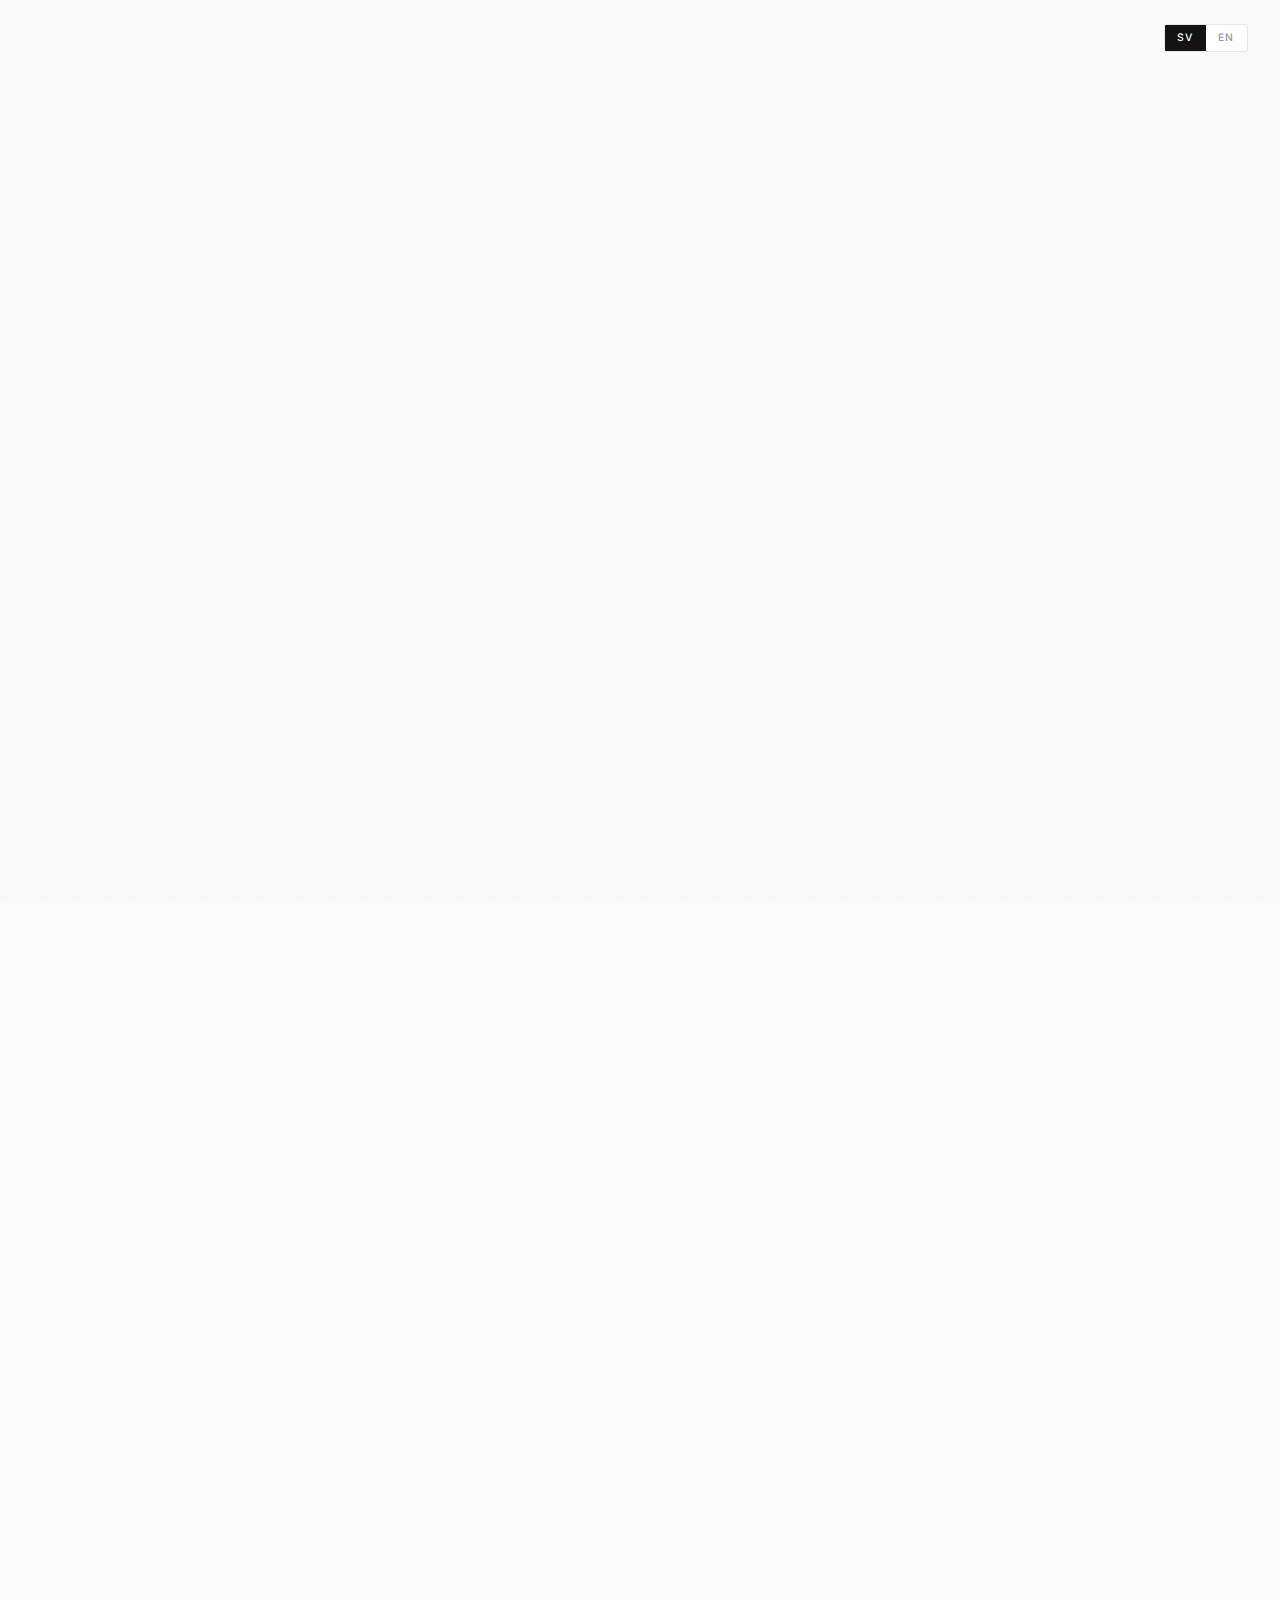
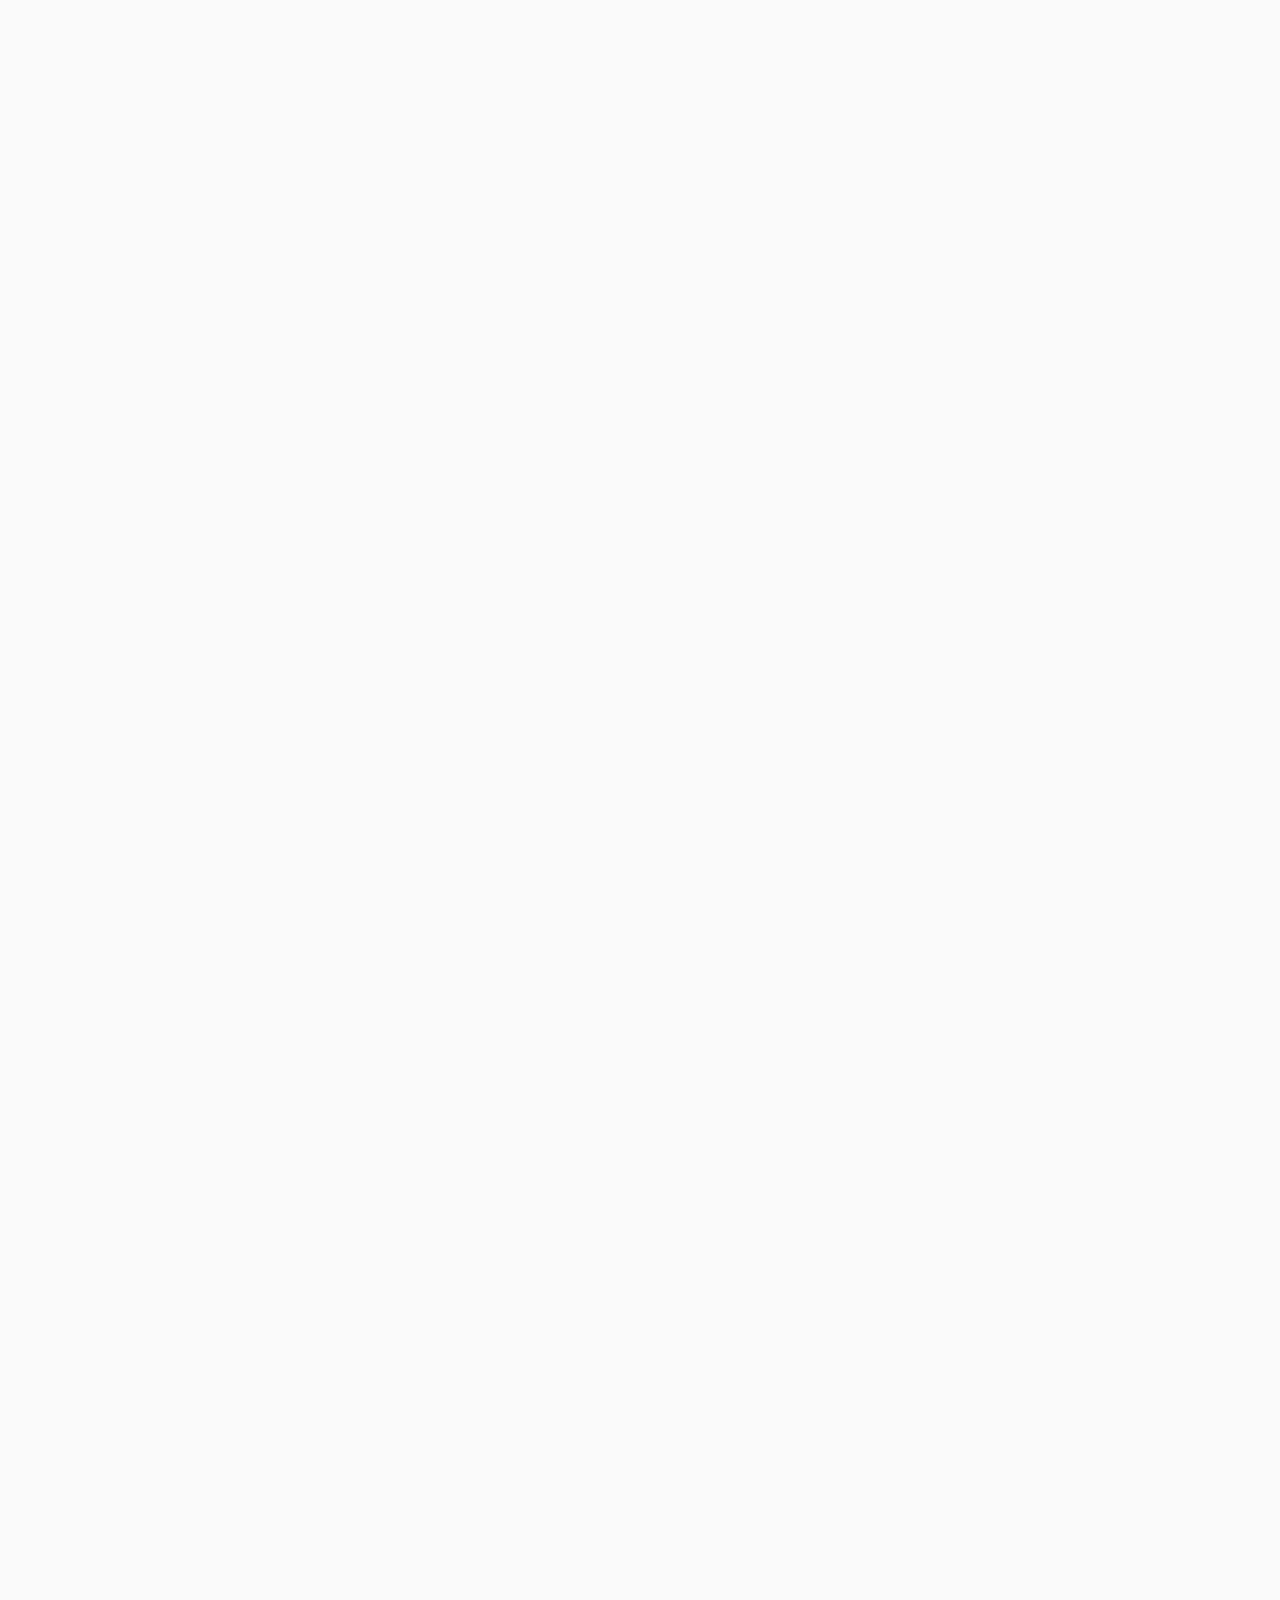
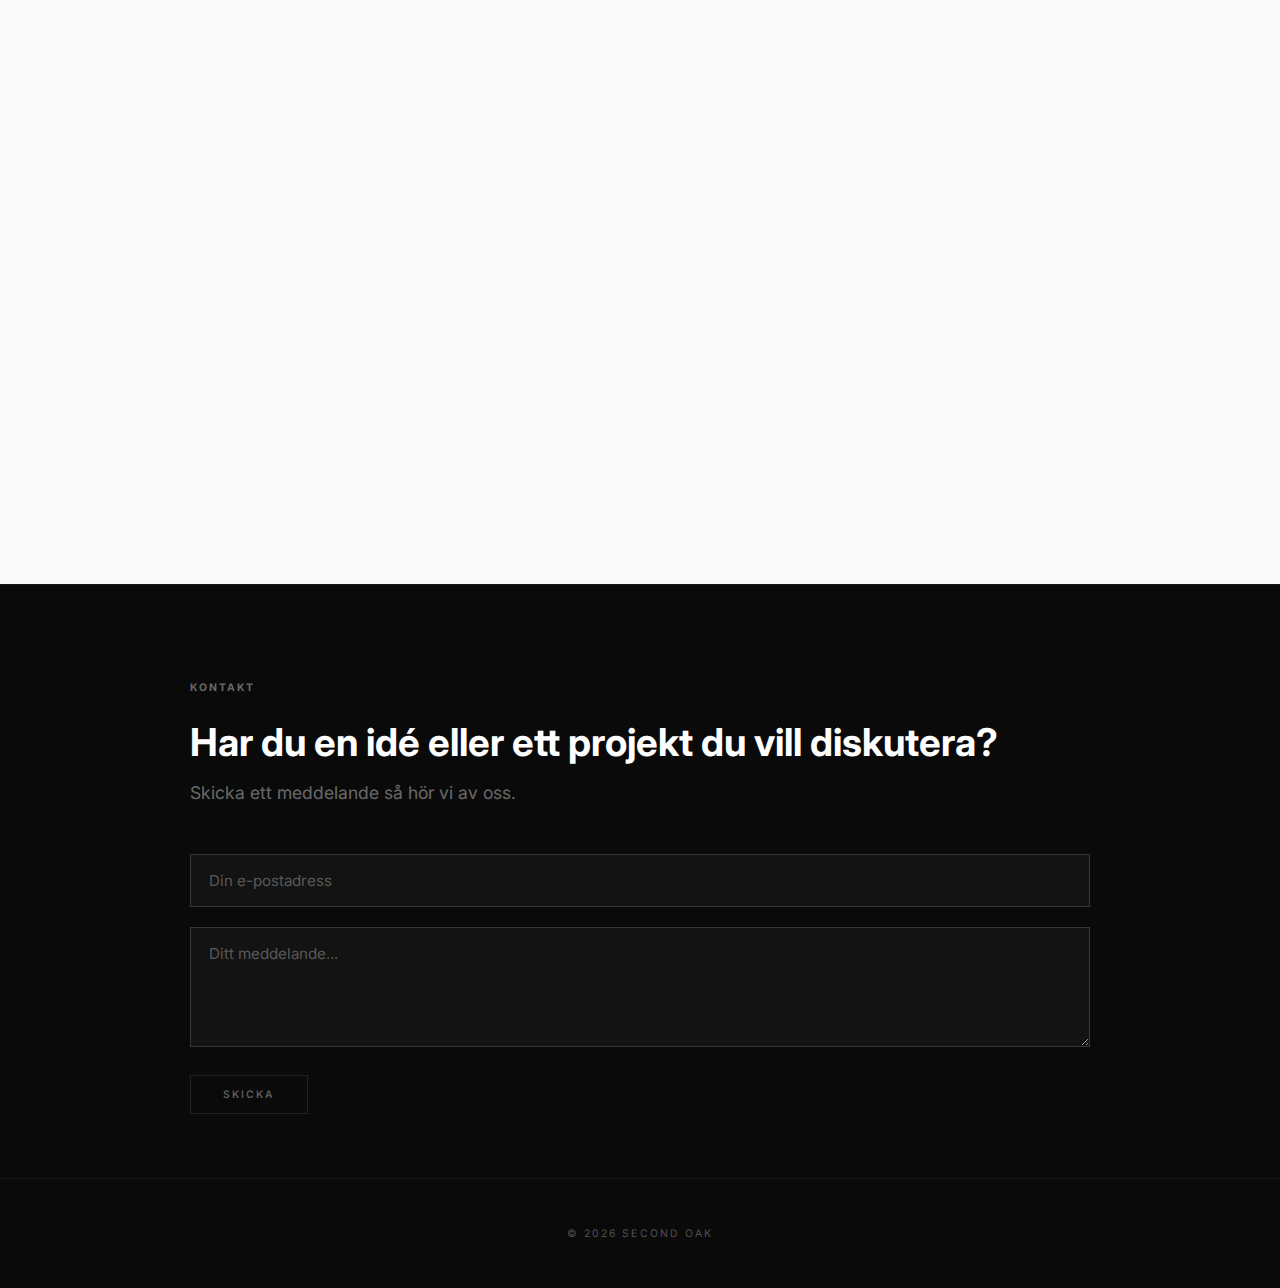
<file: index.html>
<!DOCTYPE html>
<html lang="sv">
<head>
  <!-- Google tag (gtag.js) -->
  <script async src="https://www.googletagmanager.com/gtag/js?id=G-M6KG5BVHMP"></script>
  <script>
    window.dataLayer = window.dataLayer || [];
    function gtag(){dataLayer.push(arguments);}
    gtag('js', new Date());
    gtag('config', 'G-M6KG5BVHMP');
  </script>
  <meta charset="UTF-8">
  <meta name="viewport" content="width=device-width, initial-scale=1.0">
  <title>SECOND OAK</title>
  <link rel="apple-touch-icon" sizes="180x180" href="/apple-touch-icon.png">
  <link rel="icon" type="image/png" sizes="32x32" href="/favicon-32x32.png">
  <link rel="icon" type="image/png" sizes="16x16" href="/favicon-16x16.png">
  <link rel="manifest" href="/site.webmanifest">
  <link rel="preconnect" href="https://fonts.googleapis.com">
  <link rel="preconnect" href="https://fonts.gstatic.com" crossorigin>
  <link href="https://fonts.googleapis.com/css2?family=Inter:wght@300;400;500;700;900&display=swap" rel="stylesheet">
  <style>
    *, *::before, *::after { margin: 0; padding: 0; box-sizing: border-box; }
    html { overflow-x: hidden; }

    :root {
      --bg: #fafafa;
      --text: #111;
      --text-muted: #999;
      --accent: #111;
      --card-bg: #ffffff;
      --card-border: #e8e8e8;
      --card-hover: #f5f5f5;
    }

    body {
      font-family: 'Inter', -apple-system, BlinkMacSystemFont, sans-serif;
      background: var(--bg);
      color: var(--text);
      min-height: 100vh;
      overflow-x: hidden;
      transition: background 0.6s cubic-bezier(0.16, 1, 0.3, 1);
    }

    body.dark-mode {
      background: #0a0a0a;
    }

    /* ---- NAV ---- */
    .top-nav {
      position: fixed;
      top: 0;
      right: 0;
      z-index: 100;
      padding: 1.5rem 2rem;
    }

    .lang-toggle {
      display: flex;
      gap: 0;
      border: 1px solid var(--card-border);
      border-radius: 2px;
      overflow: hidden;
      background: var(--card-bg);
      transition: background 0.6s, border-color 0.6s;
    }

    body.dark-mode .lang-toggle {
      background: rgba(255,255,255,0.08);
      border-color: rgba(255,255,255,0.15);
    }

    body.dark-mode .lang-btn {
      color: rgba(255,255,255,0.5);
    }

    body.dark-mode .lang-btn.active {
      background: rgba(255,255,255,0.9);
      color: #0a0a0a;
    }

    .lang-btn {
      padding: 0.4rem 0.75rem;
      font-size: 0.65rem;
      font-weight: 500;
      letter-spacing: 0.15em;
      text-transform: uppercase;
      font-family: inherit;
      border: none;
      cursor: pointer;
      background: transparent;
      color: var(--text-muted);
      transition: all 0.3s;
    }

    .lang-btn.active {
      background: var(--accent);
      color: var(--bg);
    }

    /* ---- HERO ---- */
    .hero {
      min-height: 100vh;
      height: 100vh;
      display: flex;
      flex-direction: column;
      justify-content: center;
      align-items: center;
      position: sticky;
      top: 0;
      z-index: 1;
      padding: 2rem;
      overflow: hidden;
      background: var(--bg);
      transition: background 0.6s cubic-bezier(0.16, 1, 0.3, 1);
    }

    body.dark-mode .hero {
      background: #0a0a0a;
    }

    .hero-title {
      font-size: clamp(4.5rem, 14vw, 9rem);
      font-weight: 900;
      letter-spacing: -0.04em;
      line-height: 0.9;
      text-transform: uppercase;
      text-align: center;
      opacity: 0;
      animation: titleReveal 1s cubic-bezier(0.16, 1, 0.3, 1) 0.2s forwards;
    }

    .hero-title .line {
      display: block;
      overflow: hidden;
      transition: overflow 0s 1.4s;
    }

    .hero-title.scroll-ready .line {
      overflow: visible;
    }

    .hero-title .line span {
      display: inline-block;
      transform: translateY(100%);
      animation: lineUp 0.8s cubic-bezier(0.16, 1, 0.3, 1) forwards;
    }

    .hero-title .line:nth-child(1) span { animation-delay: 0.3s; }
    .hero-title .line:nth-child(2) span { animation-delay: 0.5s; }

    @keyframes titleReveal {
      to { opacity: 1; }
    }

    @keyframes lineUp {
      to { transform: translateY(0); }
    }

    .hero-sub {
      font-size: clamp(0.85rem, 1.5vw, 1.1rem);
      font-weight: 300;
      letter-spacing: 0.3em;
      text-transform: uppercase;
      color: var(--text-muted);
      margin-top: 2rem;
      opacity: 0;
      animation: fadeUp 0.8s cubic-bezier(0.16, 1, 0.3, 1) 0.9s forwards;
    }

    .scroll-indicator {
      position: fixed;
      bottom: 2.5rem;
      left: 0;
      right: 0;
      display: flex;
      flex-direction: column;
      align-items: center;
      gap: 0.5rem;
      opacity: 0;
      z-index: 50;
      pointer-events: none;
      animation: fadeUp 0.6s ease 1.2s forwards;
    }

    .scroll-indicator span {
      font-size: 0.65rem;
      letter-spacing: 0.25em;
      text-transform: uppercase;
      color: var(--text-muted);
    }

    .scroll-line {
      width: 1px;
      height: 40px;
      background: linear-gradient(to bottom, var(--text-muted), transparent);
      animation: scrollPulse 2s ease-in-out infinite;
    }

    @keyframes scrollPulse {
      0%, 100% { opacity: 0.3; transform: scaleY(1); }
      50% { opacity: 1; transform: scaleY(1.2); }
    }

    @keyframes fadeUp {
      from { opacity: 0; transform: translateY(20px); }
      to { opacity: 1; transform: translateY(0); }
    }

    /* ---- ABOUT ---- */
    .about-section {
      position: sticky;
      top: 0;
      z-index: 2;
      min-height: 100vh;
      display: flex;
      justify-content: center;
      align-items: center;
      padding: 4rem 2rem;
      margin-top: -20vh;
      background: var(--bg);
      transition: background 0.6s cubic-bezier(0.16, 1, 0.3, 1);
    }

    body.dark-mode .about-section {
      background: #0a0a0a;
    }

    .about-inner {
      max-width: 700px;
      width: 100%;
    }

    .about-label {
      font-size: 0.7rem;
      font-weight: 500;
      letter-spacing: 0.3em;
      text-transform: uppercase;
      color: var(--text-muted);
      margin-bottom: 2rem;
      opacity: 0;
      transform: translateY(12px);
      transition: opacity 0.5s ease, transform 0.5s ease;
    }

    .about-label.revealed {
      opacity: 1;
      transform: translateY(0);
    }

    .about-text {
      font-size: clamp(1.3rem, 2.5vw, 1.8rem);
      font-weight: 300;
      line-height: 1.6;
      letter-spacing: -0.01em;
      color: var(--text);
    }

    .about-text strong {
      font-weight: 700;
    }

    .about-text .word {
      display: inline-block;
      opacity: 0;
      transform: translateY(8px);
      transition: opacity 0.4s ease, transform 0.4s ease;
    }

    .about-text .word.revealed {
      opacity: 1;
      transform: translateY(0);
    }

    .about-services {
      display: flex;
      gap: 2rem;
      margin-top: 3rem;
      flex-wrap: wrap;
    }

    .service-item {
      font-size: 0.7rem;
      font-weight: 500;
      letter-spacing: 0.2em;
      text-transform: uppercase;
      color: var(--text-muted);
      position: relative;
      padding-left: 1rem;
      opacity: 0;
      transform: translateY(10px);
      transition: opacity 0.4s ease, transform 0.4s ease;
    }

    .service-item.revealed {
      opacity: 1;
      transform: translateY(0);
    }

    .service-item::before {
      content: '';
      position: absolute;
      left: 0;
      top: 50%;
      transform: translateY(-50%);
      width: 4px;
      height: 4px;
      border-radius: 50%;
      background: currentColor;
    }

    /* ---- PROJECTS ---- */
    .projects-section {
      padding: 6rem 2rem 8rem;
      max-width: none;
      margin: 0;
      position: sticky;
      top: 0;
      z-index: 3;
      color: #f0f0f0;
      background: #0a0a0a;
      min-height: 100vh;
      opacity: 0;
      transition: opacity 0.8s cubic-bezier(0.16, 1, 0.3, 1);
    }

    .projects-section.visible {
      opacity: 1;
    }

    .projects-inner {
      max-width: 900px;
      margin: 0 auto;
      position: relative;
      z-index: 1;
    }

    .section-label {
      font-size: clamp(1.8rem, 4vw, 2.5rem);
      font-weight: 900;
      letter-spacing: 0.15em;
      text-transform: uppercase;
      color: rgba(0,255,136,0.7);
      margin-bottom: 1.5rem;
      opacity: 0;
      transform: translateY(16px);
      transition: opacity 0.7s cubic-bezier(0.16, 1, 0.3, 1),
                  transform 0.7s cubic-bezier(0.16, 1, 0.3, 1);
    }

    .projects-section.visible .section-label {
      opacity: 1;
      transform: translateY(0);
      transition-delay: 0.4s;
    }

    .playground-desc {
      font-size: clamp(1.1rem, 2vw, 1.35rem);
      font-weight: 300;
      color: rgba(255,255,255,0.5);
      line-height: 1.6;
      max-width: 550px;
      margin-bottom: 3rem;
      opacity: 0;
      transform: translateY(16px);
      transition: opacity 0.7s cubic-bezier(0.16, 1, 0.3, 1),
                  transform 0.7s cubic-bezier(0.16, 1, 0.3, 1);
    }

    .projects-section.visible .playground-desc {
      opacity: 1;
      transform: translateY(0);
      transition-delay: 0.65s;
    }

    /* Neon grid background — behind cards */
    @keyframes neonPulse {
      0%, 100% { opacity: 0.5; }
      50% { opacity: 1; }
    }

    .projects-section::before {
      content: '';
      position: absolute;
      inset: 0;
      z-index: 0;
      background-image:
        linear-gradient(rgba(0,255,136,0.15) 1px, transparent 1px),
        linear-gradient(90deg, rgba(0,255,136,0.15) 1px, transparent 1px);
      background-size: 40px 40px;
      mask-image: radial-gradient(ellipse at center, black 40%, transparent 75%);
      -webkit-mask-image: radial-gradient(ellipse at center, black 40%, transparent 75%);
      opacity: 0;
      transition: opacity 1s ease 0.3s;
      animation: neonPulse 6s ease-in-out infinite;
      animation-play-state: paused;
    }

    .projects-section.visible::before {
      opacity: 1;
      animation-play-state: running;
    }

    /* Neon glow accents */
    .projects-section::after {
      content: '';
      position: absolute;
      top: 0;
      left: 0;
      right: 0;
      height: 2px;
      background: linear-gradient(90deg, transparent, rgba(0,255,136,0.5), rgba(0,200,255,0.5), transparent);
    }

    .projects-grid {
      position: relative;
      z-index: 1;
      display: grid;
      gap: 1.5rem;
    }

    .project-card {
      display: grid;
      grid-template-columns: 1fr 1fr;
      grid-template-rows: auto;
      gap: 0 2rem;
      background: rgba(18,18,18,0.75);
      backdrop-filter: blur(14px);
      -webkit-backdrop-filter: blur(14px);
      padding: 2.5rem 2rem;
      text-decoration: none;
      color: #f0f0f0;
      position: relative;
      overflow: hidden;
      border: 1px solid rgba(255,255,255,0.14);
      transition: background 0.4s ease, box-shadow 0.4s ease, border-color 0.4s ease;
      opacity: 0;
      transform: translateY(30px);
    }

    .card-content {
      grid-column: 1;
      min-width: 0;
    }

    .card-quote {
      grid-column: 2;
      grid-row: 1 / -1;
      display: flex;
      align-items: center;
      font-size: clamp(1.1rem, 1.8vw, 1.35rem);
      font-weight: 500;
      font-style: italic;
      color: rgba(0,255,136,0.7);
      line-height: 1.5;
      padding-left: 1.5rem;
      border-left: 2px solid rgba(0,255,136,0.15);
      margin: 0;
      position: relative;
      overflow: hidden;
    }

    .card-quote::before {
      content: '\201C';
      position: absolute;
      top: -0.15em;
      left: 0.1em;
      font-size: 8rem;
      font-weight: 900;
      font-style: normal;
      color: rgba(0,255,136,0.06);
      line-height: 1;
      pointer-events: none;
      z-index: 0;
    }

    .card-quote span {
      position: relative;
      z-index: 1;
    }

    .project-card:hover .card-quote {
      color: rgba(0,255,136,0.85);
      border-left-color: rgba(0,255,136,0.3);
    }

    .project-card.visible {
      opacity: 1;
      transform: translateY(0);
      transition: opacity 0.8s cubic-bezier(0.16, 1, 0.3, 1),
                  transform 0.8s cubic-bezier(0.16, 1, 0.3, 1);
    }

    .project-card:hover {
      background: rgba(18,18,18,0.6);
      border-color: rgba(0,255,136,0.3);
      box-shadow: 0 8px 40px rgba(0,0,0,0.4), 0 0 30px rgba(0,255,136,0.06);
    }

    .project-card::after {
      content: '';
      position: absolute;
      bottom: 0;
      left: 0;
      width: 0;
      height: 2px;
      background: linear-gradient(90deg, rgba(0,255,136,0.8), rgba(0,200,255,0.8));
      transition: width 0.5s cubic-bezier(0.16, 1, 0.3, 1);
    }

    .project-card:hover::after {
      width: 100%;
    }

    .card-top {
      display: flex;
      justify-content: space-between;
      align-items: flex-start;
      margin-bottom: 1.25rem;
    }

    .project-number {
      font-size: 0.7rem;
      font-weight: 500;
      letter-spacing: 0.2em;
      color: rgba(0,255,136,0.5);
    }

    .project-arrow {
      width: 20px;
      height: 20px;
      opacity: 0;
      transform: translate(-5px, 5px);
      transition: all 0.4s cubic-bezier(0.16, 1, 0.3, 1);
    }

    .project-card:hover .project-arrow {
      opacity: 1;
      transform: translate(0, 0);
    }

    .project-name {
      font-size: clamp(1.5rem, 3vw, 2.2rem);
      font-weight: 900;
      letter-spacing: -0.03em;
      text-transform: uppercase;
      margin-bottom: 0.6rem;
      line-height: 1;
    }

    .project-desc {
      font-size: 0.85rem;
      font-weight: 300;
      color: rgba(255,255,255,0.45);
      line-height: 1.6;
      max-width: 400px;
    }

    .project-tags {
      display: flex;
      gap: 0.5rem;
      margin-top: 1.25rem;
      flex-wrap: wrap;
    }

    .tag {
      font-size: 0.6rem;
      font-weight: 500;
      letter-spacing: 0.15em;
      text-transform: uppercase;
      color: rgba(255,255,255,0.4);
      border: 1px solid rgba(255,255,255,0.1);
      padding: 0.3rem 0.65rem;
      border-radius: 2px;
      transition: border-color 0.3s, color 0.3s;
    }

    .project-card:hover .tag {
      border-color: rgba(0,255,136,0.25);
      color: rgba(255,255,255,0.6);
    }

    /* ---- CONTACT ---- */
    .contact-section {
      padding: 6rem 2rem 4rem;
      position: relative;
      z-index: 3;
      background: #0a0a0a;
      color: #f0f0f0;
      border-top: 1px solid rgba(255,255,255,0.06);
    }

    .contact-inner {
      max-width: 900px;
      margin: 0 auto;
    }

    .contact-label {
      font-size: 0.65rem;
      font-weight: 700;
      letter-spacing: 0.2em;
      text-transform: uppercase;
      color: rgba(255,255,255,0.4);
      margin-bottom: 1.5rem;
    }

    .contact-heading {
      font-size: clamp(1.6rem, 3vw, 2.4rem);
      font-weight: 700;
      color: #fff;
      line-height: 1.3;
      margin-bottom: 0.75rem;
    }

    .contact-sub {
      font-size: clamp(0.95rem, 1.5vw, 1.1rem);
      font-weight: 400;
      color: rgba(255,255,255,0.4);
      line-height: 1.5;
      margin-bottom: 3rem;
    }

    .contact-form {
      display: flex;
      flex-direction: column;
      gap: 1.25rem;
    }

    .contact-form input,
    .contact-form textarea {
      width: 100%;
      padding: 1rem 1.1rem;
      font-family: inherit;
      font-size: 0.95rem;
      color: #f0f0f0;
      background: rgba(255,255,255,0.04);
      border: 1px solid rgba(255,255,255,0.15);
      border-radius: 0;
      outline: none;
      transition: border-color 0.3s, background 0.3s;
    }

    .contact-form input::placeholder,
    .contact-form textarea::placeholder {
      color: rgba(255,255,255,0.3);
    }

    .contact-form input:focus,
    .contact-form textarea:focus {
      border-color: rgba(100,255,140,0.5);
      background: rgba(255,255,255,0.06);
    }

    .contact-form input[type="email"].invalid {
      border-color: rgba(255,100,100,0.5);
    }

    .contact-form input[type="email"].invalid:focus {
      border-color: rgba(255,100,100,0.5);
    }

    .contact-form textarea {
      min-height: 120px;
      resize: vertical;
    }

    .contact-submit {
      align-self: flex-start;
      padding: 0.75rem 2rem;
      font-family: inherit;
      font-size: 0.65rem;
      font-weight: 600;
      letter-spacing: 0.2em;
      text-transform: uppercase;
      color: rgba(255,255,255,0.35);
      background: transparent;
      border: 1px solid rgba(255,255,255,0.1);
      cursor: default;
      transition: all 0.3s;
      margin-top: 0.5rem;
    }

    .contact-submit.ready {
      color: #0a0a0a;
      background: #fff;
      border-color: #fff;
      cursor: pointer;
    }

    .contact-submit.ready:hover {
      background: rgba(255,255,255,0.85);
      border-color: rgba(255,255,255,0.85);
    }

    .contact-submit:active {
      transform: scale(0.97);
    }

    .contact-submit:disabled {
      opacity: 0.4;
      cursor: not-allowed;
    }

    .contact-success {
      margin-top: 1.5rem;
      padding: 1rem 0;
      border: none;
      color: rgba(255,255,255,0.6);
      font-size: 0.85rem;
      font-weight: 400;
      display: none;
    }

    .contact-success.visible {
      display: block;
    }

    .contact-error {
      margin-top: 1rem;
      color: rgba(255,100,100,0.8);
      font-size: 0.8rem;
      display: none;
    }

    .contact-error.visible {
      display: block;
    }

    /* ---- FOOTER ---- */
    footer {
      padding: 3rem 2rem;
      text-align: center;
      font-size: 0.65rem;
      letter-spacing: 0.2em;
      text-transform: uppercase;
      color: rgba(255,255,255,0.3);
      position: relative;
      z-index: 3;
      background: #0a0a0a;
      border-top: 1px solid rgba(255,255,255,0.06);
    }

    /* dark-overlay replaced by .playground-intro */

    /* ---- GRAIN OVERLAY ---- */
    .grain {
      position: fixed;
      top: 0;
      left: 0;
      width: 100%;
      height: 100%;
      pointer-events: none;
      z-index: 999;
      opacity: 0.03;
      background-image: url("data:image/svg+xml,%3Csvg viewBox='0 0 256 256' xmlns='http://www.w3.org/2000/svg'%3E%3Cfilter id='noise'%3E%3CfeTurbulence type='fractalNoise' baseFrequency='0.9' numOctaves='4' stitchTiles='stitch'/%3E%3C/filter%3E%3Crect width='100%25' height='100%25' filter='url(%23noise)'/%3E%3C/svg%3E");
      background-repeat: repeat;
      background-size: 128px 128px;
    }

    /* ---- CURSOR GLOW ---- */
    .cursor-glow {
      position: fixed;
      width: 500px;
      height: 500px;
      border-radius: 50%;
      pointer-events: none;
      z-index: 0;
      background: radial-gradient(circle, rgba(0,0,0,0.015) 0%, transparent 70%);
      transform: translate(-50%, -50%);
      transition: opacity 0.3s;
      opacity: 0;
    }

    body:hover .cursor-glow {
      opacity: 1;
    }

    /* ---- RESPONSIVE ---- */
    @media (max-width: 600px) {
      .project-card {
        grid-template-columns: 1fr;
        padding: 2rem 1.5rem;
      }

      .card-quote {
        grid-column: 1;
        grid-row: auto;
        order: -1;
        max-width: none;
        border-left: none;
        border-bottom: 1px solid rgba(0,255,136,0.15);
        padding-left: 0;
        padding-bottom: 1rem;
        margin-bottom: 1rem;
        font-size: 1rem;
      }

      .projects-section {
        padding: 4rem 1rem 6rem;
      }

      .about-section {
        padding: 2rem 1.5rem;
      }

      .about-services {
        gap: 1rem;
      }

      .contact-section {
        padding: 4rem 1rem 3rem;
      }

      .contact-submit {
        width: 100%;
        text-align: center;
      }
    }
  </style>
</head>
<body>
  <div class="grain"></div>
  <div class="cursor-glow" id="cursorGlow"></div>

  <nav class="top-nav">
    <div class="lang-toggle">
      <button class="lang-btn active" data-lang="sv" onclick="setLang('sv')">SV</button>
      <button class="lang-btn" data-lang="en" onclick="setLang('en')">EN</button>
    </div>
  </nav>

  <section class="hero">
    <h1 class="hero-title">
      <span class="line"><span>SECOND</span></span>
      <span class="line"><span>OAK</span></span>
    </h1>
    <p class="hero-sub" data-i18n="heroSub">Small Studio. Sharp Work.</p>
  </section>
  <div class="scroll-indicator">
    <span data-i18n="scroll">Scrolla</span>
    <div class="scroll-line"></div>
  </div>

  <section class="about-section">
    <div class="about-inner">
      <p class="about-label" data-i18n="aboutLabel">OM OSS</p>
      <p class="about-text" data-i18n="aboutText">
        <strong>Second Oak</strong> hj&auml;lper f&ouml;retag bygga digitala produkter som anv&auml;ndarna faktiskt vill anv&auml;nda. Med fokus p&aring; <strong>produktdesign</strong>, <strong>UX</strong> och <strong>UI</strong> genom hela processen - fr&aring;n tidig id&eacute; till polerad slutprodukt.
      </p>
      <div class="about-services">
        <span class="service-item" data-i18n="service1">Produktdesign</span>
        <span class="service-item" data-i18n="service2">UX-design</span>
        <span class="service-item" data-i18n="service3">UI-design</span>
        <span class="service-item" data-i18n="service4">Prototyper</span>
      </div>
    </div>
  </section>

  <section class="projects-section" id="projectsSection">
    <div class="projects-inner">
    <p class="section-label" data-i18n="projectsLabel">PLAYGROUND</p>
    <p class="playground-desc" data-i18n="playgroundDesc">Ist&auml;llet f&ouml;r en portfolio med polerade case kan du h&auml;r ta del av en samling mikroapplikationer d&auml;r funktionaliteten talar f&ouml;r sig sj&auml;lv. Olika tekniker, specifika problem, snabba l&ouml;sningar.</p>
    <div class="projects-grid">
      <a href="/calendar/" class="project-card" data-animate>
        <div class="card-content">
          <div class="card-top">
            <span class="project-number">01</span>
            <svg class="project-arrow" viewBox="0 0 24 24" fill="none" stroke="currentColor" stroke-width="2">
              <path d="M7 17L17 7M17 7H7M17 7V17"/>
            </svg>
          </div>
          <div class="project-name" data-i18n="project1Name">CALPRINT</div>
          <p class="project-desc" data-i18n="project1Desc">Utskriftsv&auml;nlig kalender med anpassningsbart utseende, teman och vecko- samt m&aring;nadsvy.</p>
          <div class="project-tags">
            <span class="tag">HTML</span>
            <span class="tag">CSS</span>
            <span class="tag">JavaScript</span>
            <span class="tag">Print</span>
          </div>
        </div>
        <blockquote class="card-quote"><span data-i18n="quote1">Hur sv&aring;rt ska det vara att skriva ut en enkel kalender?</span></blockquote>
      </a>

      <a href="/koordinator/" class="project-card" data-animate>
        <div class="card-content">
          <div class="card-top">
            <span class="project-number">02</span>
            <svg class="project-arrow" viewBox="0 0 24 24" fill="none" stroke="currentColor" stroke-width="2">
              <path d="M7 17L17 7M17 7H7M17 7V17"/>
            </svg>
          </div>
          <div class="project-name" data-i18n="project2Name">Koordinator</div>
          <p class="project-desc" data-i18n="project2Desc">Konvertera och s&ouml;k koordinater mellan SWEREF99, RT90 och WGS84 med karta och adress&ouml;kning.</p>
          <div class="project-tags">
            <span class="tag">React</span>
            <span class="tag">TypeScript</span>
            <span class="tag">Leaflet</span>
            <span class="tag">OSM</span>
          </div>
        </div>
        <blockquote class="card-quote"><span data-i18n="quote2">Jag beh&ouml;ver koordinater i flera format f&ouml;r att boka transporter</span></blockquote>
      </a>

      <a href="/retrocast/" class="project-card" data-animate>
        <div class="card-content">
          <div class="card-top">
            <span class="project-number">03</span>
            <svg class="project-arrow" viewBox="0 0 24 24" fill="none" stroke="currentColor" stroke-width="2">
              <path d="M7 17L17 7M17 7H7M17 7V17"/>
            </svg>
          </div>
          <div class="project-name" data-i18n="project3Name">RETROCAST</div>
          <p class="project-desc" data-i18n="project3Desc">Utforska och j&auml;mf&ouml;r historisk v&auml;derdata &mdash; se hur v&auml;dret sett ut genom &aring;ren.</p>
          <div class="project-tags">
            <span class="tag">React</span>
            <span class="tag">TypeScript</span>
            <span class="tag">Vite</span>
            <span class="tag">API</span>
          </div>
        </div>
        <blockquote class="card-quote"><span data-i18n="quote3">Var det s&aring;h&auml;r kallt f&ouml;rra &aring;ret?</span></blockquote>
      </a>

      <a href="/thumbnail-generator/" class="project-card" data-animate>
        <div class="card-content">
          <div class="card-top">
            <span class="project-number">04</span>
            <svg class="project-arrow" viewBox="0 0 24 24" fill="none" stroke="currentColor" stroke-width="2">
              <path d="M7 17L17 7M17 7H7M17 7V17"/>
            </svg>
          </div>
          <div class="project-name" data-i18n="project4Name">THUMBLY</div>
          <p class="project-desc" data-i18n="project4Desc">AI-driven generator f&ouml;r YouTube-thumbnails med Gemini &mdash; ladda upp bilder, beskriv id&eacute;n och f&aring; klickv&auml;rda thumbnails.</p>
          <div class="project-tags">
            <span class="tag">React</span>
            <span class="tag">TypeScript</span>
            <span class="tag">Gemini AI</span>
            <span class="tag">Vite</span>
          </div>
        </div>
        <blockquote class="card-quote"><span data-i18n="quote4">T&auml;nk om man kunde skapa en viral thumbnail p&aring; sekunder?</span></blockquote>
      </a>

      <a href="/ai-product-photo-studio/" class="project-card" data-animate>
        <div class="card-content">
          <div class="card-top">
            <span class="project-number">05</span>
            <svg class="project-arrow" viewBox="0 0 24 24" fill="none" stroke="currentColor" stroke-width="2">
              <path d="M7 17L17 7M17 7H7M17 7V17"/>
            </svg>
          </div>
          <div class="project-name" data-i18n="project5Name">SHOTLAB</div>
          <p class="project-desc" data-i18n="project5Desc">AI-driven produktfotostudio med Gemini &mdash; ladda upp produktbilder, v&auml;lj stil och generera professionella produktfoton.</p>
          <div class="project-tags">
            <span class="tag">React</span>
            <span class="tag">TypeScript</span>
            <span class="tag">Gemini AI</span>
            <span class="tag">Vite</span>
          </div>
        </div>
        <blockquote class="card-quote"><span data-i18n="quote5">Kan AI skapa produktfoton som ser professionella ut?</span></blockquote>
      </a>

      <a href="/creative-hub/" class="project-card" data-animate>
        <div class="card-content">
          <div class="card-top">
            <span class="project-number">06</span>
            <svg class="project-arrow" viewBox="0 0 24 24" fill="none" stroke="currentColor" stroke-width="2">
              <path d="M7 17L17 7M17 7H7M17 7V17"/>
            </svg>
          </div>
          <div class="project-name" data-i18n="project6Name">CREATIVE HUB</div>
          <p class="project-desc" data-i18n="project6Desc">AI-driven kreativ studio f&ouml;r att generera annonser och marknadsf&ouml;ringsmaterial &mdash; med varumärkesprofiler, stillab och bildarkiv.</p>
          <div class="project-tags">
            <span class="tag">React</span>
            <span class="tag">TypeScript</span>
            <span class="tag">Gemini AI</span>
            <span class="tag">Supabase</span>
          </div>
        </div>
        <blockquote class="card-quote"><span data-i18n="quote6">Hur snabbt kan AI skapa en komplett annonskampanj?</span></blockquote>
      </a>
    </div>
    </div>
  </section>

  <section class="contact-section" id="contactSection">
    <div class="contact-inner">
      <p class="contact-label" data-i18n="contactLabel">KONTAKT</p>
      <h2 class="contact-heading" data-i18n="contactHeading">Har du en id&eacute; eller ett projekt du vill diskutera?</h2>
      <p class="contact-sub" data-i18n="contactSub">Skicka ett meddelande s&aring; h&ouml;r vi av oss.</p>
      <form class="contact-form" id="contactForm">
        <input type="email" name="email" required placeholder="Din e-postadress" data-i18n-placeholder="contactEmailPlaceholder" autocomplete="email" />
        <textarea name="message" required placeholder="Ditt meddelande..." data-i18n-placeholder="contactMsgPlaceholder"></textarea>
        <button type="submit" class="contact-submit" id="contactSubmitBtn" data-i18n="contactSend">SKICKA</button>
      </form>
      <div class="contact-success" id="contactSuccess" data-i18n="contactSuccess">Tack! Ditt meddelande har skickats.</div>
      <div class="contact-error" id="contactError" data-i18n="contactError">N&aring;got gick fel. F&ouml;rs&ouml;k igen.</div>
    </div>
  </section>

  <footer>&copy; 2026 SECOND OAK</footer>

  <script>
    const translations = {
      sv: {
        heroSub: 'Small Studio. Sharp Work.',
        scroll: 'Scrolla',
        aboutLabel: 'OM OSS',
        aboutText: '<strong>Second Oak</strong> hj\u00e4lper f\u00f6retag bygga digitala produkter som anv\u00e4ndarna faktiskt vill anv\u00e4nda. Med fokus p\u00e5 <strong>produktdesign</strong>, <strong>UX</strong> och <strong>UI</strong> genom hela processen - fr\u00e5n tidig id\u00e9 till polerad slutprodukt.',
        service1: 'Produktdesign',
        service2: 'UX-design',
        service3: 'UI-design',
        service4: 'Prototyper',
        projectsLabel: 'PLAYGROUND',
        playgroundDesc: 'Ist\u00e4llet f\u00f6r en portfolio med polerade case kan du h\u00e4r ta del av en samling mikroapplikationer d\u00e4r funktionaliteten talar f\u00f6r sig sj\u00e4lv. Olika tekniker, specifika problem, snabba l\u00f6sningar.',
        project1Name: 'CALPRINT',
        project1Desc: 'Utskriftsv\u00e4nlig kalender med anpassningsbart utseende, teman och vecko- samt m\u00e5nadsvy.',
        project2Name: 'Koordinator',
        project2Desc: 'Konvertera och s\u00f6k koordinater mellan SWEREF99, RT90 och WGS84 med karta och adress\u00f6kning.',
        project3Name: 'RETROCAST',
        project3Desc: 'Utforska och j\u00e4mf\u00f6r historisk v\u00e4derdata \u2014 se hur v\u00e4dret sett ut genom \u00e5ren.',
        quote1: 'Hur sv\u00e5rt ska det vara att skriva ut en enkel kalender?',
        quote2: 'Jag beh\u00f6ver koordinater i flera format f\u00f6r att boka transporter',
        quote3: 'Var det s\u00e5h\u00e4r kallt f\u00f6rra \u00e5ret?',
        project4Name: 'THUMBLY',
        project4Desc: 'AI-driven generator f\u00f6r YouTube-thumbnails med Gemini \u2014 ladda upp bilder, beskriv id\u00e9n och f\u00e5 klickv\u00e4rda thumbnails.',
        quote4: 'T\u00e4nk om man kunde skapa en viral thumbnail p\u00e5 sekunder?',
        project5Name: 'SHOTLAB',
        project5Desc: 'AI-driven produktfotostudio med Gemini \u2014 ladda upp produktbilder, v\u00e4lj stil och generera professionella produktfoton.',
        quote5: 'Kan AI skapa produktfoton som ser professionella ut?',
        project6Name: 'CREATIVE HUB',
        project6Desc: 'AI-driven kreativ studio f\u00f6r att generera annonser och marknadsf\u00f6ringsmaterial \u2014 med varum\u00e4rkesprofiler, stillab och bildarkiv.',
        quote6: 'Hur snabbt kan AI skapa en komplett annonskampanj?',
        contactLabel: 'KONTAKT',
        contactHeading: 'Har du en idé eller ett projekt du vill diskutera?',
        contactSub: 'Skicka ett meddelande så hör vi av oss.',
        contactEmailPlaceholder: 'Din e-postadress',
        contactMsgPlaceholder: 'Ditt meddelande...',
        contactSend: 'SKICKA',
        contactSuccess: 'Tack! Ditt meddelande har skickats.',
        contactError: 'N\u00e5got gick fel. F\u00f6rs\u00f6k igen.',
      },
      en: {
        heroSub: 'Small Studio. Sharp Work.',
        scroll: 'Scroll',
        aboutLabel: 'ABOUT US',
        aboutText: '<strong>Second Oak</strong> helps companies build digital products that users actually want to use. With a focus on <strong>product design</strong>, <strong>UX</strong> and <strong>UI</strong> throughout the entire process - from early idea to polished end product.',
        service1: 'Product Design',
        service2: 'UX Design',
        service3: 'UI Design',
        service4: 'Prototyping',
        projectsLabel: 'PLAYGROUND',
        playgroundDesc: 'Instead of a portfolio with polished case studies, here you can explore a collection of micro-applications where the functionality speaks for itself. Different techniques, specific problems, quick solutions.',
        project1Name: 'CALPRINT',
        project1Desc: 'A printable calendar with customizable themes, layouts and both weekly and monthly views.',
        project2Name: 'Koordinator',
        project2Desc: 'Convert and search coordinates between SWEREF99, RT90 and WGS84 with map and address lookup.',
        project3Name: 'RETROCAST',
        project3Desc: 'Explore and compare historical weather data \u2014 see how the weather looked through the years.',
        quote1: 'How hard can it be to print a simple calendar?',
        quote2: 'I need coordinates in multiple formats to book transports',
        quote3: 'Was it this cold last year?',
        project4Name: 'THUMBLY',
        project4Desc: 'AI-powered YouTube thumbnail generator using Gemini \u2014 upload images, describe your idea and get click-worthy thumbnails.',
        quote4: 'What if you could create a viral thumbnail in seconds?',
        project5Name: 'SHOTLAB',
        project5Desc: 'AI-powered product photo studio using Gemini \u2014 upload product images, choose a style and generate professional product photos.',
        quote5: 'Can AI create product photos that look professional?',
        project6Name: 'CREATIVE HUB',
        project6Desc: 'AI-powered creative studio for generating ads and marketing material \u2014 with brand profiles, style lab and image archive.',
        quote6: 'How fast can AI build a complete ad campaign?',
        contactLabel: 'CONTACT',
        contactHeading: 'Have an idea or a project you want to discuss?',
        contactSub: 'Send a message and we\'ll get back to you.',
        contactEmailPlaceholder: 'Your email address',
        contactMsgPlaceholder: 'Your message...',
        contactSend: 'SEND',
        contactSuccess: 'Thanks! Your message has been sent.',
        contactError: 'Something went wrong. Please try again.',
      },
    };

    let currentLang = localStorage.getItem('so_lang') || 'sv';
    let aboutVisible = false;

    function setLang(lang) {
      currentLang = lang;
      localStorage.setItem('so_lang', lang);
      document.documentElement.lang = lang;

      document.querySelectorAll('.lang-btn').forEach((btn) => {
        btn.classList.toggle('active', btn.dataset.lang === lang);
      });

      const t = translations[lang];
      document.querySelectorAll('[data-i18n]').forEach((el) => {
        const key = el.dataset.i18n;
        if (t[key]) {
          if (key === 'aboutText') {
            el.innerHTML = t[key];
            if (typeof wrapWords === 'function') {
              wrapWords(el);
              // If about section is currently visible, show words immediately
              if (aboutVisible) {
                el.querySelectorAll('.word').forEach(w => w.classList.add('revealed'));
              }
            }
          } else {
            el.textContent = t[key];
          }
        }
      });

      // Update placeholders
      document.querySelectorAll('[data-i18n-placeholder]').forEach((el) => {
        const key = el.dataset.i18nPlaceholder;
        if (t[key]) el.placeholder = t[key];
      });
    }

    // Init language
    setLang(currentLang);

    // Cursor glow
    const glow = document.getElementById('cursorGlow');
    document.addEventListener('mousemove', (e) => {
      glow.style.left = e.clientX + 'px';
      glow.style.top = e.clientY + 'px';
    });

    // Project cards — triggered by JS in scroll handler, not IntersectionObserver
    const projectCards = document.querySelectorAll('.project-card[data-animate]');

    // Word-by-word reveal for about section
    function wrapWords(el) {
      const html = el.innerHTML;
      // Split on word boundaries while preserving <strong> tags
      const wrapped = html.replace(/(<strong>|<\/strong>)/g, '\u0000$1\u0000')
        .split('\u0000')
        .map(part => {
          if (part.startsWith('<')) return part; // HTML tags pass through
          return part.split(/(\s+)/).map(token => {
            if (!token.trim()) return token; // whitespace pass through
            return `<span class="word">${token}</span>`;
          }).join('');
        }).join('');
      el.innerHTML = wrapped;
    }

    const aboutText = document.querySelector('.about-text');
    const aboutLabel = document.querySelector('.about-label');
    const serviceItems = document.querySelectorAll('.service-item');

    // Elements
    const heroTitle = document.querySelector('.hero-title');
    const lineSecond = document.querySelector('.hero-title .line:nth-child(1) span');
    const lineOak = document.querySelector('.hero-title .line:nth-child(2) span');
    const heroSub = document.querySelector('.hero-sub');
    const scrollInd = document.querySelector('.scroll-indicator');
    const aboutSection = document.querySelector('.about-section');
    const projectsSection = document.getElementById('projectsSection');
    let introReady = false;

    // Track states to avoid redundant toggles
    let pgVisible = false;
    let wordTimers = [];

    function clamp01(v) { return Math.max(0, Math.min(1, v)); }

    // Reveal about words with animation
    function revealAboutWords() {
      // Clear any pending timers from previous reveal
      wordTimers.forEach(t => clearTimeout(t));
      wordTimers = [];
      // Reset all words to hidden
      aboutLabel.classList.remove('revealed');
      aboutText.querySelectorAll('.word').forEach(w => w.classList.remove('revealed'));
      serviceItems.forEach(item => item.classList.remove('revealed'));
      // Animate in
      wordTimers.push(setTimeout(() => aboutLabel.classList.add('revealed'), 100));
      const words = aboutText.querySelectorAll('.word');
      words.forEach((word, i) => {
        wordTimers.push(setTimeout(() => word.classList.add('revealed'), 300 + i * 30));
      });
      const textDone = 300 + words.length * 30;
      serviceItems.forEach((item, i) => {
        wordTimers.push(setTimeout(() => item.classList.add('revealed'), textDone + 100 + i * 80));
      });
    }

    // Hide about words (reset)
    function hideAboutWords() {
      wordTimers.forEach(t => clearTimeout(t));
      wordTimers = [];
      aboutLabel.classList.remove('revealed');
      aboutText.querySelectorAll('.word').forEach(w => w.classList.remove('revealed'));
      serviceItems.forEach(item => item.classList.remove('revealed'));
    }

    function applyScrollState(instant) {
      const y = window.scrollY;
      const winH = window.innerHeight;

      // ---- HERO: scroll-driven parallax fade ----
      const heroFade = clamp01(1 - y / (winH * 0.4));
      heroTitle.style.opacity = heroFade;
      lineSecond.style.transform = `translateX(${-y * 0.8}px)`;
      lineOak.style.transform = `translateX(${y * 0.8}px)`;
      heroSub.style.transform = `translateY(${-y * 0.3}px)`;
      heroSub.style.opacity = heroFade;

      // Scroll indicator
      const scrollFade = clamp01(1 - y / 80);
      scrollInd.style.opacity = scrollFade;
      scrollInd.style.transform = `translateY(${-y * 1.5}px)`;
      scrollInd.style.visibility = scrollFade === 0 ? 'hidden' : 'visible';

      // ---- DARK MODE + PROJECTS: threshold toggle ----
      const pgRect = projectsSection.getBoundingClientRect();
      const shouldShowPg = pgRect.top < winH * 0.5;

      if (shouldShowPg && !pgVisible) {
        pgVisible = true;
        document.body.classList.add('dark-mode');
        if (instant) {
          // Page loaded already scrolled — show everything immediately
          projectsSection.classList.add('visible');
          projectCards.forEach(card => card.classList.add('visible'));
        } else {
          // Normal scroll — staggered animation
          setTimeout(() => projectsSection.classList.add('visible'), 50);
          projectCards.forEach((card, i) => {
            setTimeout(() => card.classList.add('visible'), 900 + i * 150);
          });
        }
      } else if (!shouldShowPg && pgVisible) {
        pgVisible = false;
        projectsSection.classList.remove('visible');
        projectCards.forEach(card => card.classList.remove('visible'));
        document.body.classList.remove('dark-mode');
      }
    }

    setTimeout(() => {
      introReady = true;
      heroTitle.classList.add('scroll-ready');
      lineSecond.style.animation = 'none';
      lineSecond.style.transform = 'translateX(0)';
      lineOak.style.animation = 'none';
      lineOak.style.transform = 'translateX(0)';
      heroTitle.style.animation = 'none';
      heroTitle.style.opacity = '1';
      heroSub.style.animation = 'none';
      heroSub.style.opacity = '1';
      heroSub.style.transform = 'translateY(0)';
      // Apply correct state immediately if already scrolled on page load
      applyScrollState(true);
    }, 1400);
    setTimeout(() => {
      scrollInd.style.animation = 'none';
      scrollInd.style.opacity = '1';
    }, 1900);

    // ---- ABOUT: reveal words when section is visible ----
    const aboutObserver = new IntersectionObserver((entries) => {
      entries.forEach((entry) => {
        if (entry.isIntersecting && !aboutVisible) {
          aboutVisible = true;
          revealAboutWords();
        } else if (!entry.isIntersecting && aboutVisible) {
          aboutVisible = false;
          hideAboutWords();
        }
      });
    }, { threshold: 0.3 });
    aboutObserver.observe(aboutSection);

    window.addEventListener('scroll', () => {
      if (!introReady) return;
      applyScrollState();
    });

    // ---- CONTACT FORM ----
    const contactForm = document.getElementById('contactForm');
    const contactSuccess = document.getElementById('contactSuccess');
    const contactError = document.getElementById('contactError');
    const contactSubmitBtn = document.getElementById('contactSubmitBtn');
    const contactEmail = contactForm.querySelector('input[name="email"]');
    const contactMsg = contactForm.querySelector('textarea[name="message"]');

    const emailRegex = /^[^\s@]+@[^\s@]+\.[^\s@]+$/;
    function isEmailValid() {
      const val = contactEmail.value.trim();
      return val && contactEmail.validity.valid && emailRegex.test(val);
    }
    function updateSubmitReady() {
      contactSubmitBtn.classList.toggle('ready', !!(isEmailValid() && contactMsg.value.trim()));
    }
    contactEmail.addEventListener('input', () => {
      contactEmail.classList.remove('invalid');
      updateSubmitReady();
    });
    contactEmail.addEventListener('blur', () => {
      const val = contactEmail.value.trim();
      if (val && !isEmailValid()) {
        contactEmail.classList.add('invalid');
      }
    });
    contactMsg.addEventListener('input', updateSubmitReady);

    contactForm.addEventListener('submit', async (e) => {
      e.preventDefault();
      if (!contactSubmitBtn.classList.contains('ready')) return;
      contactSuccess.classList.remove('visible');
      contactError.classList.remove('visible');
      contactSubmitBtn.disabled = true;
      contactSubmitBtn.textContent = '...';

      const formData = new FormData(contactForm);

      try {
        const res = await fetch('https://formsubmit.co/ajax/ekdahl.simon@gmail.com', {
          method: 'POST',
          headers: { 'Content-Type': 'application/json', 'Accept': 'application/json' },
          body: JSON.stringify(Object.fromEntries(formData)),
        });

        if (res.ok) {
          contactSuccess.classList.add('visible');
          contactForm.reset();
          contactSubmitBtn.classList.remove('ready');
        } else {
          contactError.classList.add('visible');
        }
      } catch (err) {
        contactError.classList.add('visible');
      }

      contactSubmitBtn.disabled = false;
      const t = translations[currentLang];
      contactSubmitBtn.textContent = t.contactSend || 'SKICKA';
    });
  </script>
</body>
</html>
</file>
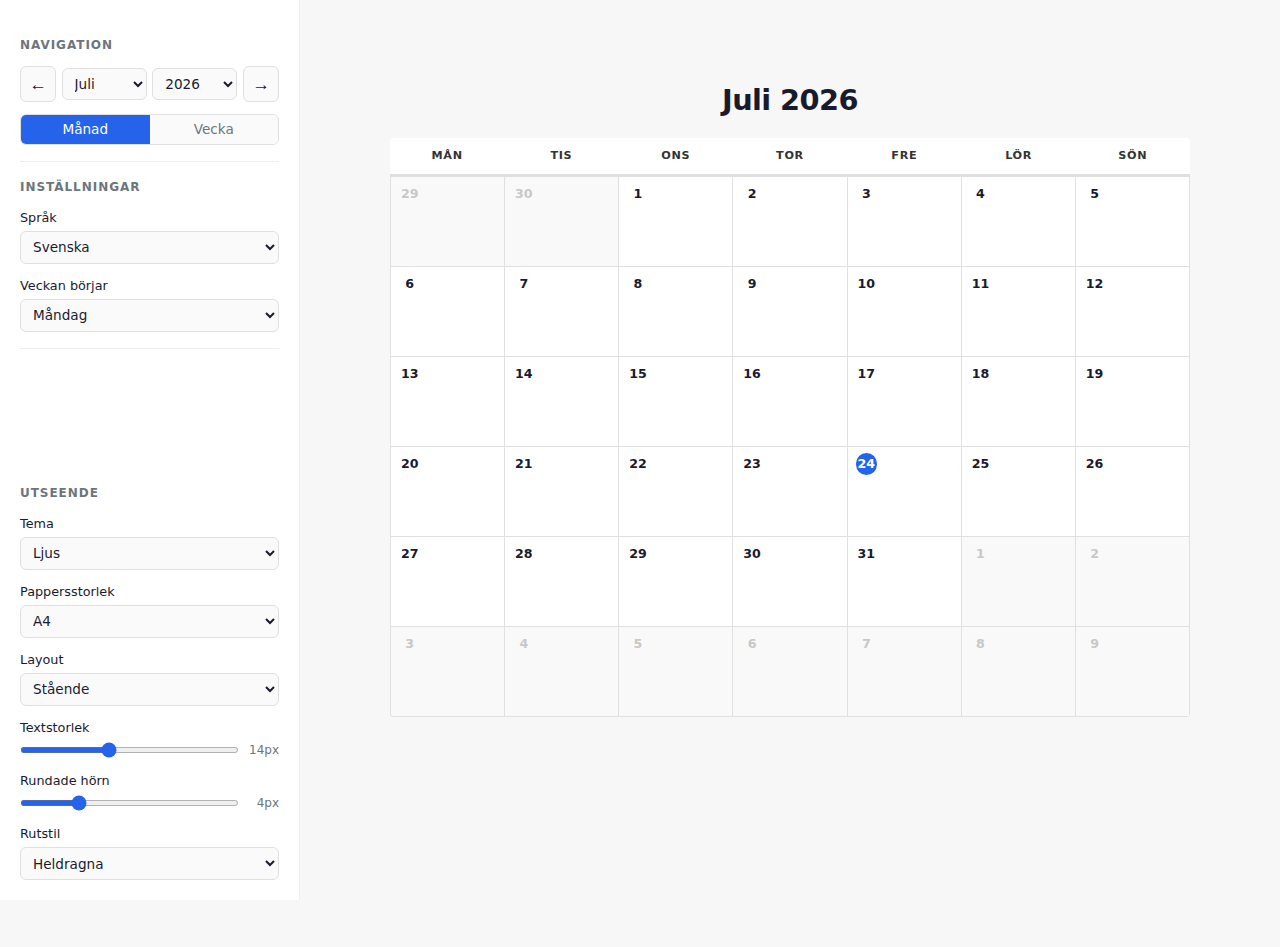
<file: calendar/index.html>
<!DOCTYPE html>
<html lang="sv">
<head>
  <meta charset="UTF-8">
  <meta name="viewport" content="width=device-width, initial-scale=1.0">
  <title>CALPRINT</title>
  <link rel="stylesheet" href="styles.css">
  <link rel="icon" href="data:image/svg+xml,<svg xmlns='http://www.w3.org/2000/svg' viewBox='0 0 100 100'><rect x='10' y='20' width='80' height='70' rx='8' fill='%232563eb'/><rect x='10' y='20' width='80' height='20' rx='8' fill='%231e3a5f'/><rect x='10' y='32' width='80' height='58' rx='0' fill='%232563eb'/><text x='50' y='72' text-anchor='middle' font-size='36' font-weight='bold' fill='white'>31</text><rect x='30' y='10' width='6' height='18' rx='3' fill='%231e3a5f'/><rect x='64' y='10' width='6' height='18' rx='3' fill='%231e3a5f'/></svg>">
</head>
<body class="paper-a4 orientation-portrait">
  <!-- NAVBAR: Always visible, no-print -->
  <nav class="navbar no-print" id="navbar">
    <button class="navbar-menu-btn" id="menu-toggle-btn" aria-label="Meny">&#9776;</button>
    <span class="navbar-title">CALPRINT</span>
    <div class="navbar-actions">
      <button class="navbar-btn navbar-btn-primary" id="navbar-preview-btn">
        <svg width="18" height="18" viewBox="0 0 24 24" fill="none" stroke="currentColor" stroke-width="2" stroke-linecap="round" stroke-linejoin="round"><polyline points="6 9 6 2 18 2 18 9"/><path d="M6 18H4a2 2 0 0 1-2-2v-5a2 2 0 0 1 2-2h16a2 2 0 0 1 2 2v5a2 2 0 0 1-2 2h-2"/><rect x="6" y="14" width="12" height="8"/></svg>
        <span class="navbar-btn-label" id="navbar-preview-label">Förhandsgranska & Skriv ut</span>
      </button>
    </div>
  </nav>

  <!-- Sidebar overlay for mobile -->
  <div class="sidebar-overlay no-print" id="sidebar-overlay"></div>

  <div class="app-layout">

    <!-- SIDEBAR: Hidden during print -->
    <aside class="sidebar no-print" id="sidebar">
      <!-- Navigation Section -->
      <section class="sidebar-section">
        <h2>Navigation</h2>
        <div class="nav-controls">
          <button id="prev-btn" class="nav-btn" aria-label="Föregående">&larr;</button>
          <select id="month-select"></select>
          <select id="year-select"></select>
          <button id="next-btn" class="nav-btn" aria-label="Nästa">&rarr;</button>
        </div>
        <div class="view-toggle">
          <button id="month-view-btn" class="view-btn active">Månad</button>
          <button id="week-view-btn" class="view-btn">Vecka</button>
        </div>
        <div class="week-selector hidden" id="week-selector">
          <label for="week-select">Vecka:</label>
          <select id="week-select"></select>
        </div>
      </section>

      <!-- Settings Section -->
      <section class="sidebar-section">
        <h2>Inställningar</h2>

        <div class="setting-row">
          <label for="lang-select">Språk</label>
          <select id="lang-select">
            <option value="sv" selected>Svenska</option>
            <option value="en">English</option>
          </select>
        </div>

        <div class="setting-row">
          <label for="week-start-select">Veckan börjar</label>
          <select id="week-start-select">
            <option value="1" selected>Måndag</option>
            <option value="0">Söndag</option>
          </select>
        </div>
      </section>

      <!-- Customization Section -->
      <section class="sidebar-section">
        <h2>Utseende</h2>

        <div class="setting-row">
          <label for="theme-select">Tema</label>
          <select id="theme-select">
            <option value="light">Ljus</option>
            <option value="dark">Mörk</option>
            <option value="pastel">Pastell</option>
            <option value="classic">Klassisk</option>
            <option value="mono">Monokrom</option>
          </select>
        </div>

        <div class="setting-row">
          <label for="paper-select">Pappersstorlek</label>
          <select id="paper-select">
            <option value="a4" selected>A4</option>
            <option value="letter">Letter</option>
          </select>
        </div>

        <div class="setting-row">
          <label for="orientation-select">Layout</label>
          <select id="orientation-select">
            <option value="portrait">Stående</option>
            <option value="landscape">Liggande</option>
          </select>
        </div>

        <div class="setting-row">
          <label for="font-size-slider">Textstorlek</label>
          <div class="slider-row">
            <input type="range" id="font-size-slider" min="10" max="20" value="14" step="1">
            <span id="font-size-value">14px</span>
          </div>
        </div>

        <div class="setting-row">
          <label for="corner-radius-slider">Rundade hörn</label>
          <div class="slider-row">
            <input type="range" id="corner-radius-slider" min="0" max="16" value="4" step="1">
            <span id="corner-radius-value">4px</span>
          </div>
        </div>

        <div class="setting-row">
          <label for="grid-style-select">Rutstil</label>
          <select id="grid-style-select">
            <option value="solid">Heldragna</option>
            <option value="dashed">Streckade</option>
            <option value="dotted">Prickade</option>
            <option value="none">Inga linjer</option>
          </select>
        </div>
      </section>

    </aside>

    <!-- MAIN CONTENT: The printable calendar -->
    <main class="calendar-content" id="calendar-content">

      <!-- Calendar Header -->
      <header class="calendar-header">
        <h1 id="calendar-title"></h1>
      </header>

      <!-- Month View -->
      <div class="month-view" id="month-view">
        <div class="weekday-headers" id="weekday-headers"></div>
        <div class="month-grid" id="month-grid"></div>
      </div>

      <!-- Week View -->
      <div class="week-view hidden" id="week-view">
        <div class="week-grid" id="week-grid"></div>
      </div>
    </main>
  </div>

  <!-- Event Modal -->
  <dialog id="event-modal" class="event-modal no-print">
    <form method="dialog" id="event-form">
      <h3 id="modal-title">Lägg till händelse</h3>
      <p id="modal-date-display"></p>
      <textarea id="event-text" rows="4" placeholder="Skriv händelse..."></textarea>
      <div class="modal-actions">
        <button type="button" id="delete-event-btn" class="btn-danger hidden">Ta bort</button>
        <div class="modal-actions-right">
          <button type="button" id="cancel-event-btn" class="btn-secondary">Avbryt</button>
          <button type="button" id="save-event-btn" class="btn-primary">Spara</button>
        </div>
      </div>
    </form>
  </dialog>

  <script src="app.js"></script>
</body>
</html>
</file>
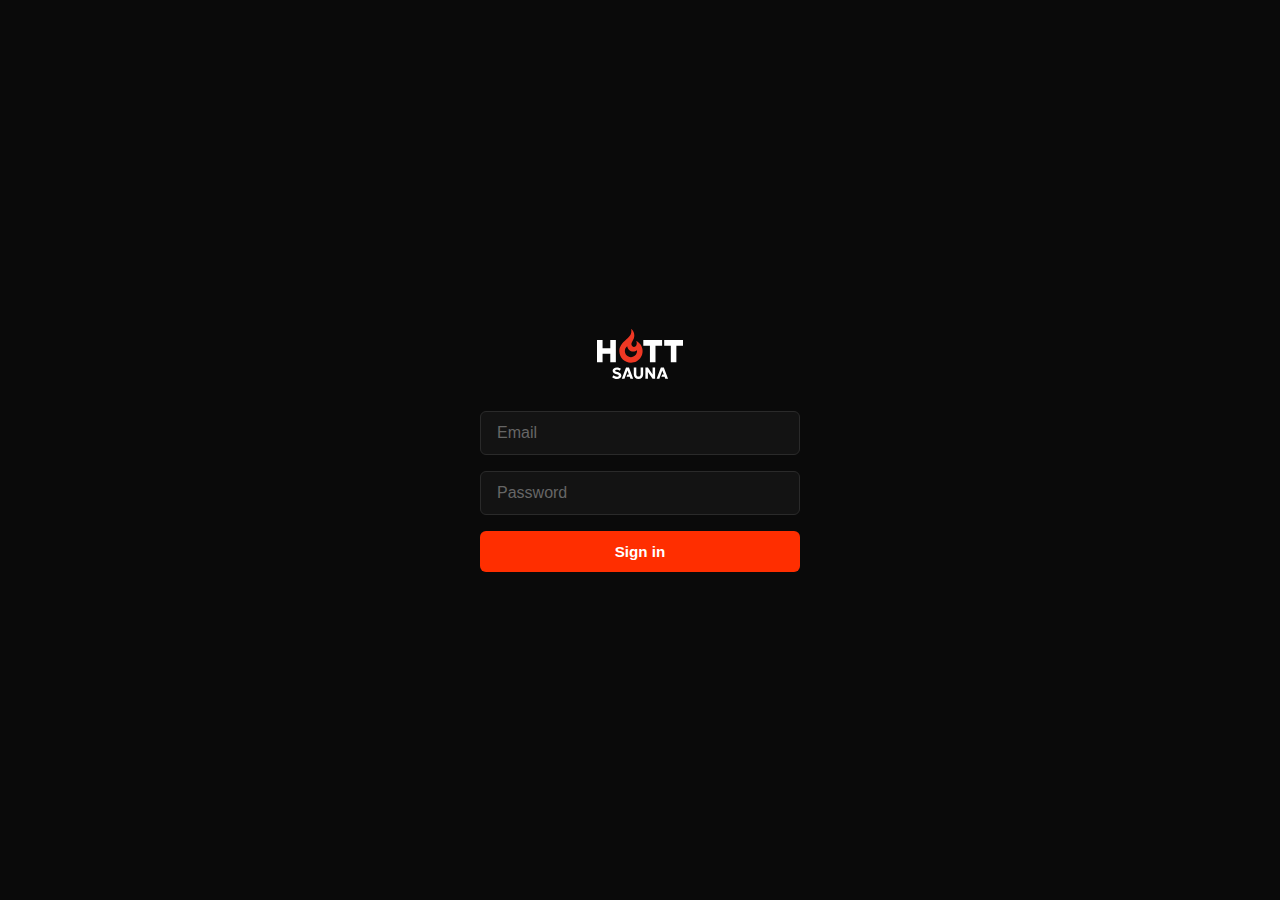
<file: hottsauna/index.html>
<!doctype html>
<html lang="en">
  <head>
    <meta charset="UTF-8" />
    <link rel="icon" type="image/svg+xml" href="/hottsauna/hott-logo.svg" />
    <meta name="viewport" content="width=device-width, initial-scale=1.0" />
    <title>HOTT Sauna</title>
    <script type="module" crossorigin src="/hottsauna/assets/index-BIqSLy8O.js"></script>
    <link rel="stylesheet" crossorigin href="/hottsauna/assets/index-Dd-VaXJD.css">
  </head>
  <body>
    <div id="root"></div>
  </body>
</html>
</file>
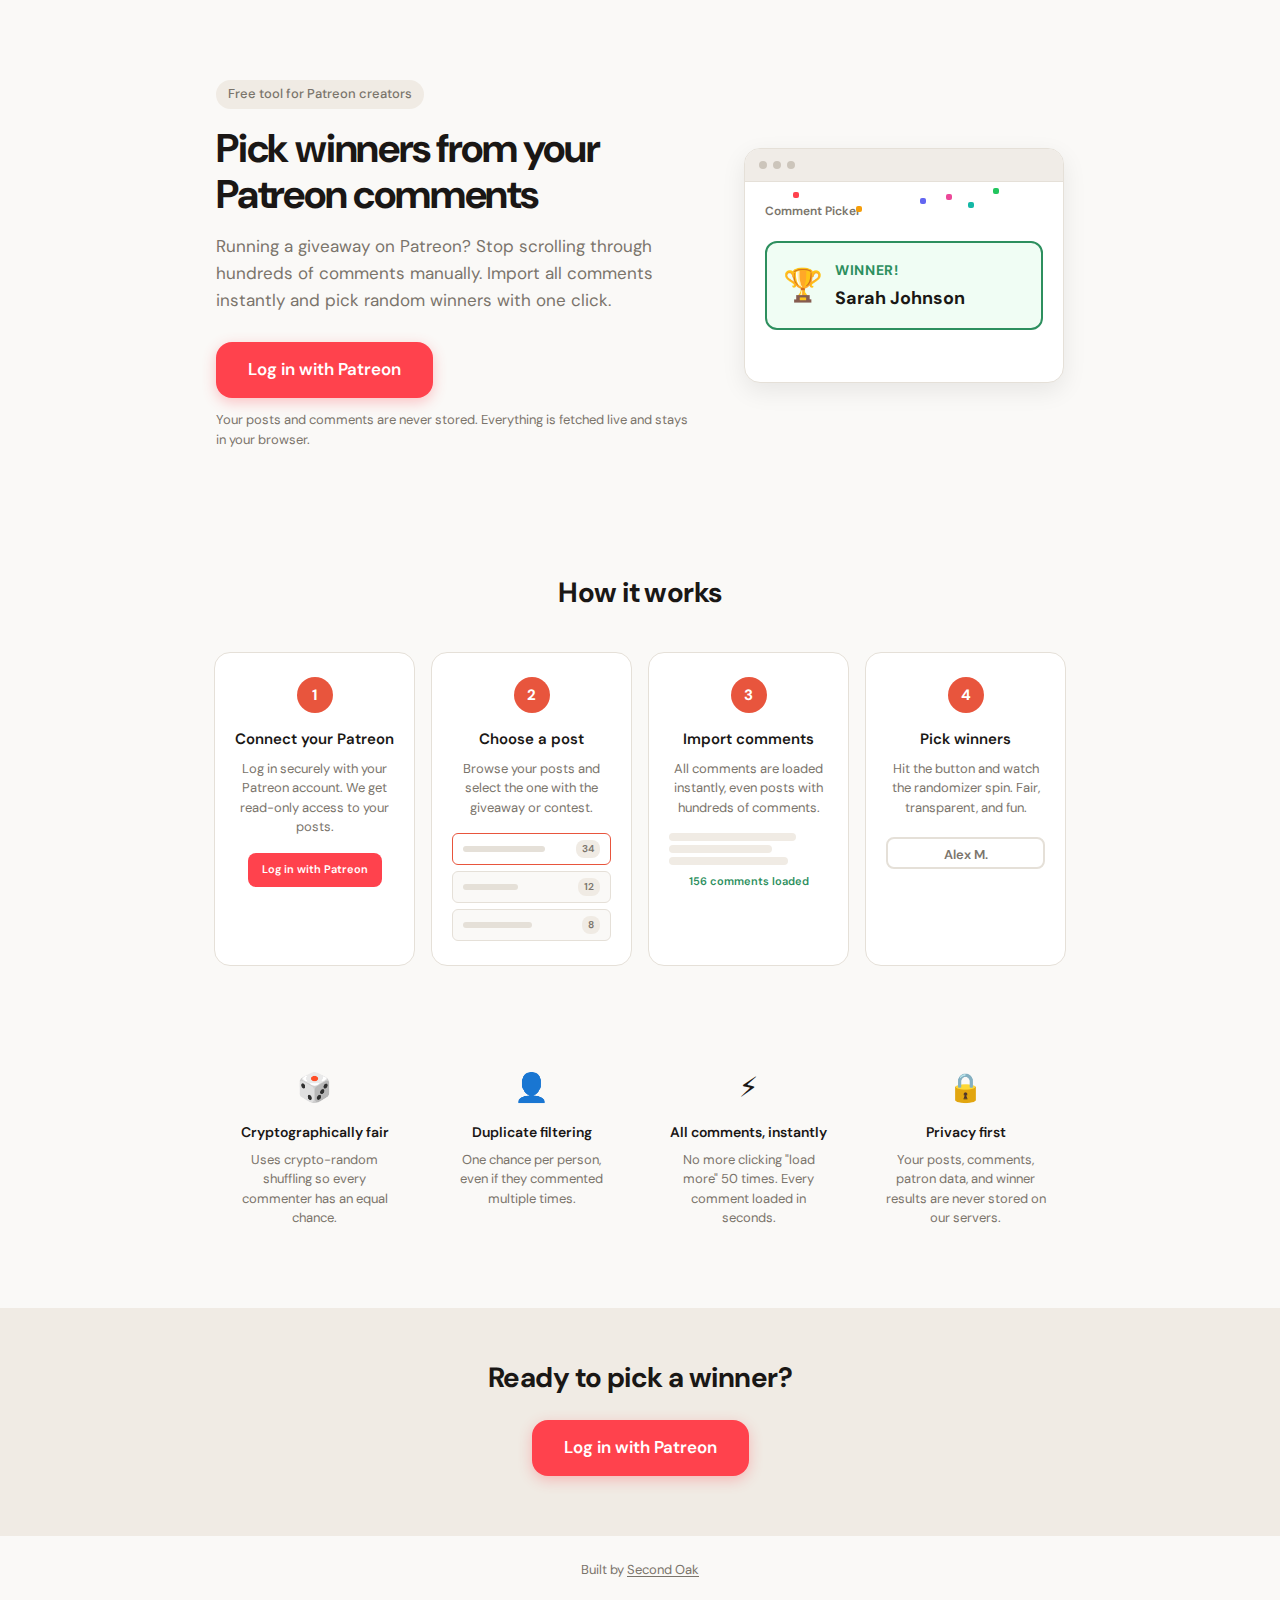
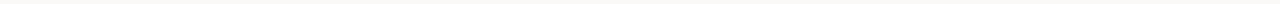
<file: patreon-picker/index.html>
<!doctype html>
<html lang="en">
  <head>
    <meta charset="UTF-8" />
    <link rel="icon" type="image/svg+xml" href="/patreon-picker/favicon.svg" />
    <meta name="viewport" content="width=device-width, initial-scale=1.0" />
    <title>Patreon Comment Picker — Second Oak</title>
    <script type="module" crossorigin src="/patreon-picker/assets/index-By61OBNZ.js"></script>
    <link rel="stylesheet" crossorigin href="/patreon-picker/assets/index-tKQFLGP_.css">
  </head>
  <body>
    <div id="root"></div>
  </body>
</html>
</file>
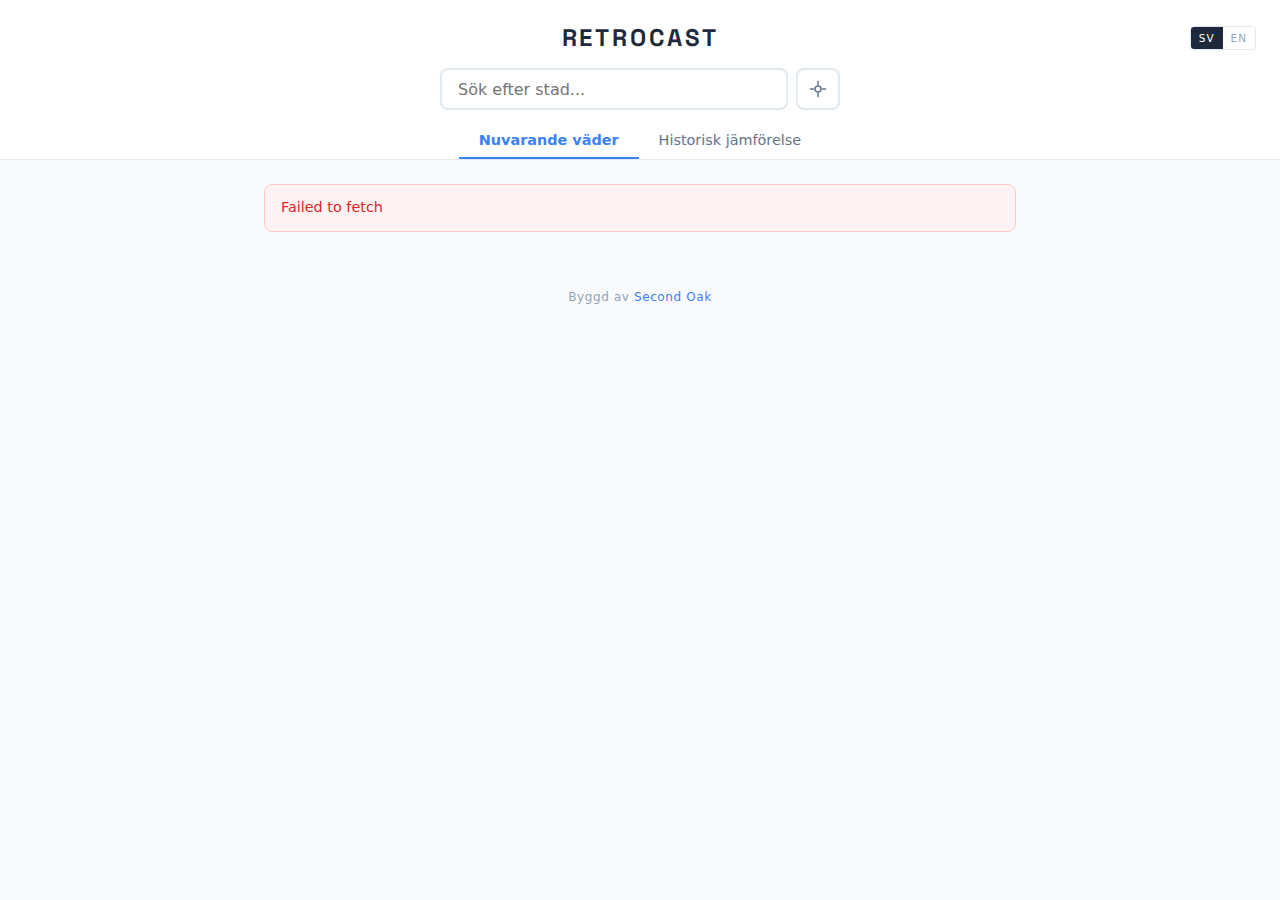
<file: retrocast/index.html>
<!doctype html>
<html lang="sv">
  <head>
    <meta charset="UTF-8" />
    <link rel="icon" type="image/svg+xml" href="/retrocast/vite.svg" />
    <meta name="viewport" content="width=device-width, initial-scale=1.0" />
    <link rel="preconnect" href="https://fonts.googleapis.com" />
    <link rel="preconnect" href="https://fonts.gstatic.com" crossorigin />
    <link href="https://fonts.googleapis.com/css2?family=Space+Grotesk:wght@700&display=swap" rel="stylesheet" />
    <title>RETROCAST</title>
    <script type="module" crossorigin src="/retrocast/assets/index-CNmnL0Rv.js"></script>
    <link rel="stylesheet" crossorigin href="/retrocast/assets/index-BWiTDT1-.css">
  </head>
  <body>
    <div id="root"></div>
  </body>
</html>
</file>
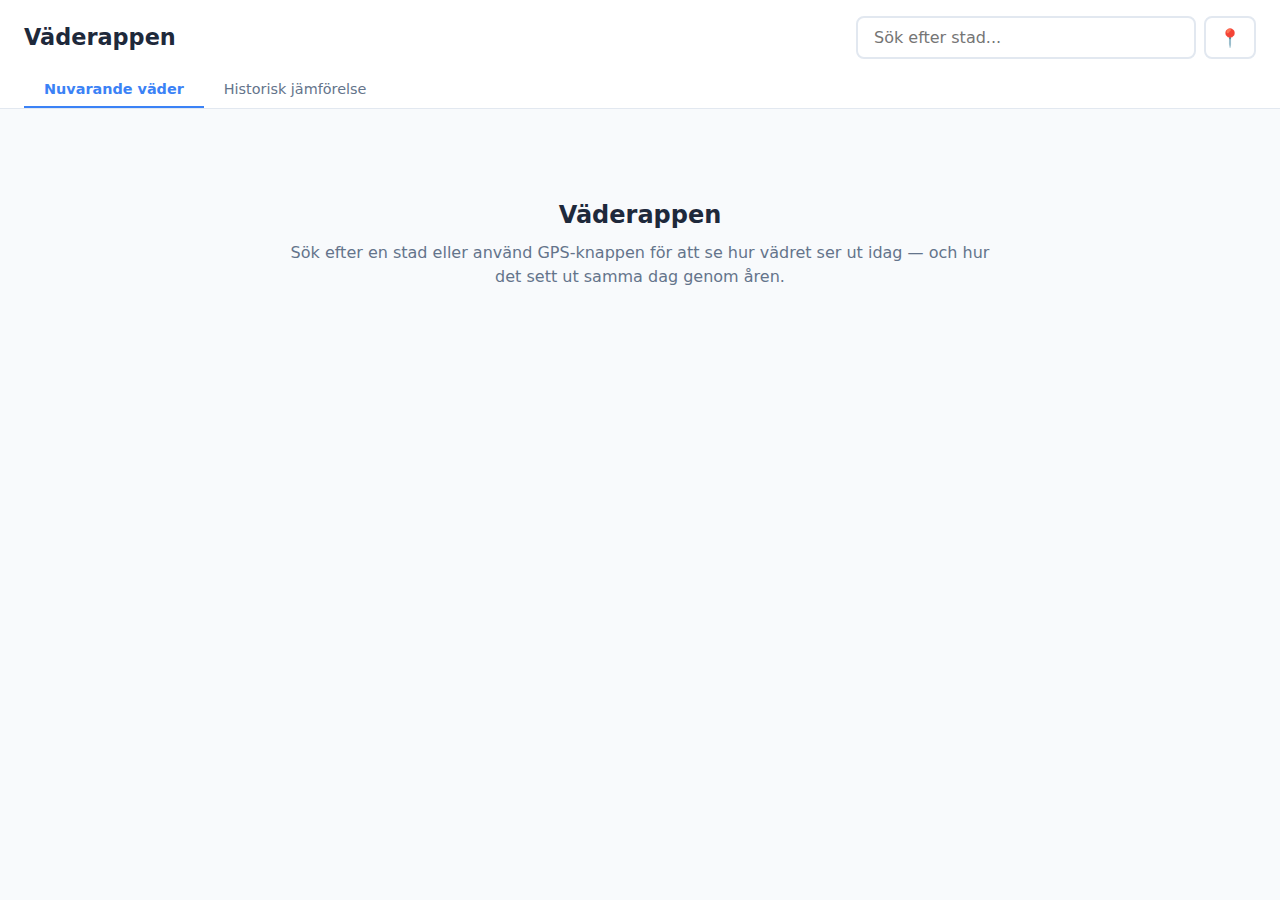
<file: weather/index.html>
<!doctype html>
<html lang="sv">
  <head>
    <meta charset="UTF-8" />
    <link rel="icon" type="image/svg+xml" href="/weather/vite.svg" />
    <meta name="viewport" content="width=device-width, initial-scale=1.0" />
    <title>Väderappen - Historisk väderjämförelse</title>
    <script type="module" crossorigin src="/weather/assets/index-BpmLEd6w.js"></script>
    <link rel="stylesheet" crossorigin href="/weather/assets/index-CUJeRB6H.css">
  </head>
  <body>
    <div id="root"></div>
  </body>
</html>
</file>
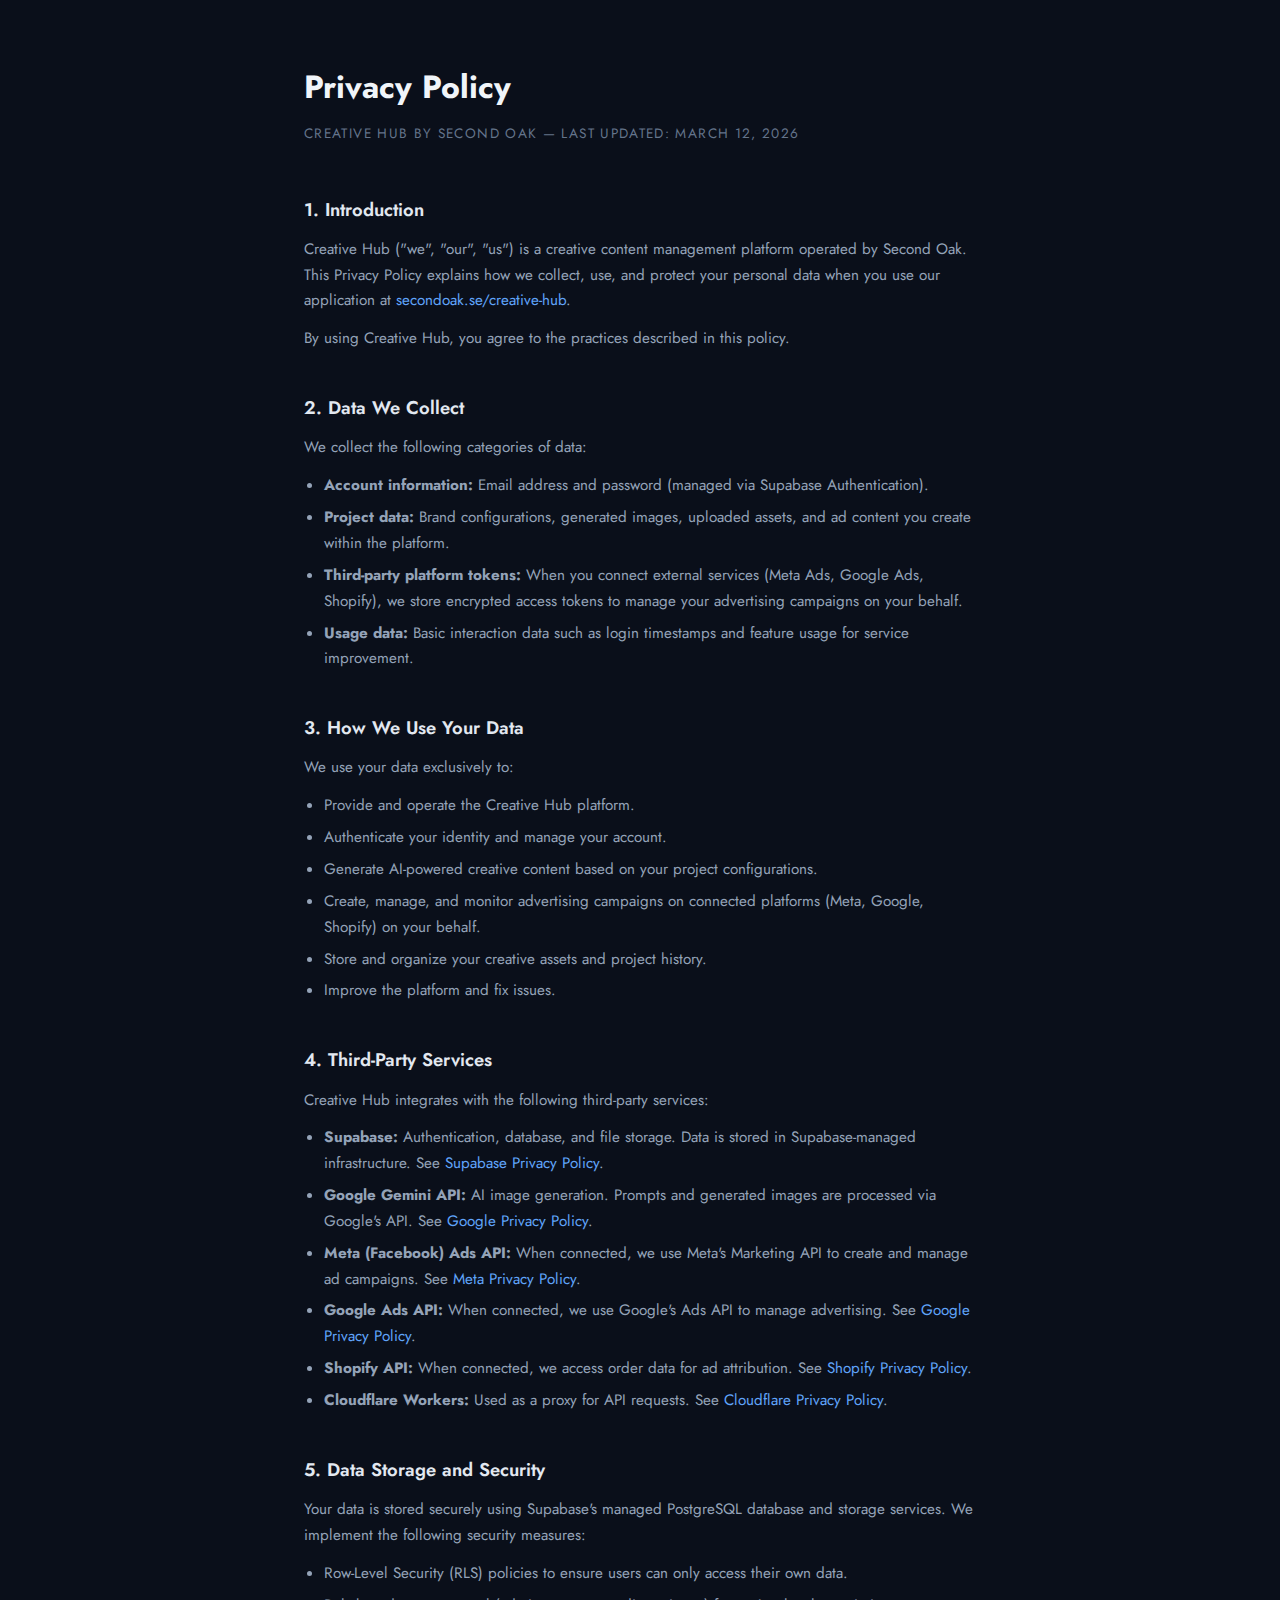
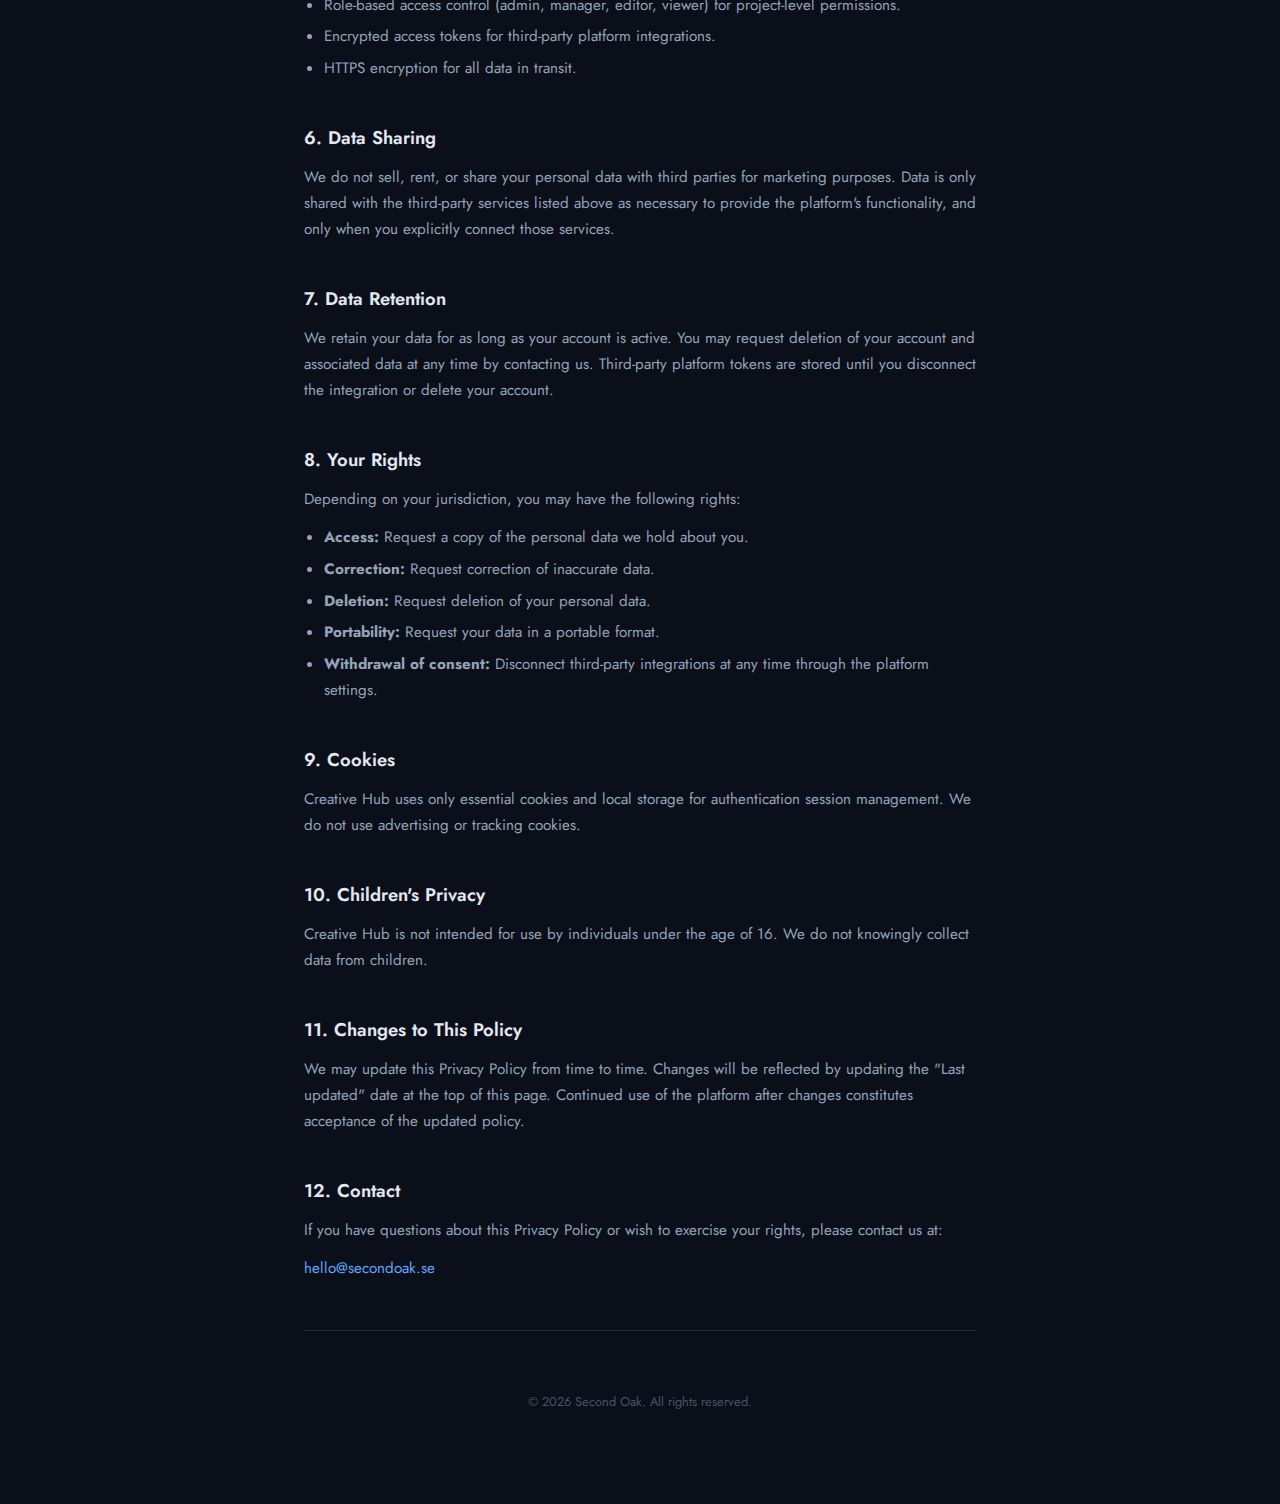
<file: creative-hub/privacy.html>
<!DOCTYPE html>
<html lang="en">
<head>
  <meta charset="UTF-8" />
  <meta name="viewport" content="width=device-width, initial-scale=1.0" />
  <title>Privacy Policy — Creative Hub by Second Oak</title>
  <style>
    * { margin: 0; padding: 0; box-sizing: border-box; }
    body { font-family: 'Jost', -apple-system, BlinkMacSystemFont, 'Segoe UI', sans-serif; background: #0a0f1a; color: #cbd5e1; line-height: 1.7; }
    .container { max-width: 720px; margin: 0 auto; padding: 60px 24px 80px; }
    h1 { font-size: 2rem; font-weight: 700; color: #f1f5f9; margin-bottom: 8px; }
    .subtitle { font-size: 0.85rem; color: #64748b; margin-bottom: 48px; text-transform: uppercase; letter-spacing: 0.1em; }
    h2 { font-size: 1.15rem; font-weight: 600; color: #e2e8f0; margin-top: 40px; margin-bottom: 12px; }
    p, li { font-size: 0.95rem; color: #94a3b8; margin-bottom: 12px; }
    ul { padding-left: 20px; margin-bottom: 16px; }
    li { margin-bottom: 6px; }
    a { color: #60a5fa; text-decoration: none; }
    a:hover { text-decoration: underline; }
    .divider { height: 1px; background: #1e293b; margin: 48px 0; }
    .footer { text-align: center; font-size: 0.8rem; color: #475569; margin-top: 60px; }
    @import url('https://fonts.googleapis.com/css2?family=Jost:wght@400;600;700&display=swap');
  </style>
  <link href="https://fonts.googleapis.com/css2?family=Jost:wght@400;600;700&display=swap" rel="stylesheet" />
</head>
<body>
  <div class="container">
    <h1>Privacy Policy</h1>
    <p class="subtitle">Creative Hub by Second Oak &mdash; Last updated: March 12, 2026</p>

    <h2>1. Introduction</h2>
    <p>Creative Hub ("we", "our", "us") is a creative content management platform operated by Second Oak. This Privacy Policy explains how we collect, use, and protect your personal data when you use our application at <a href="https://secondoak.se/creative-hub">secondoak.se/creative-hub</a>.</p>
    <p>By using Creative Hub, you agree to the practices described in this policy.</p>

    <h2>2. Data We Collect</h2>
    <p>We collect the following categories of data:</p>
    <ul>
      <li><strong>Account information:</strong> Email address and password (managed via Supabase Authentication).</li>
      <li><strong>Project data:</strong> Brand configurations, generated images, uploaded assets, and ad content you create within the platform.</li>
      <li><strong>Third-party platform tokens:</strong> When you connect external services (Meta Ads, Google Ads, Shopify), we store encrypted access tokens to manage your advertising campaigns on your behalf.</li>
      <li><strong>Usage data:</strong> Basic interaction data such as login timestamps and feature usage for service improvement.</li>
    </ul>

    <h2>3. How We Use Your Data</h2>
    <p>We use your data exclusively to:</p>
    <ul>
      <li>Provide and operate the Creative Hub platform.</li>
      <li>Authenticate your identity and manage your account.</li>
      <li>Generate AI-powered creative content based on your project configurations.</li>
      <li>Create, manage, and monitor advertising campaigns on connected platforms (Meta, Google, Shopify) on your behalf.</li>
      <li>Store and organize your creative assets and project history.</li>
      <li>Improve the platform and fix issues.</li>
    </ul>

    <h2>4. Third-Party Services</h2>
    <p>Creative Hub integrates with the following third-party services:</p>
    <ul>
      <li><strong>Supabase:</strong> Authentication, database, and file storage. Data is stored in Supabase-managed infrastructure. See <a href="https://supabase.com/privacy" target="_blank">Supabase Privacy Policy</a>.</li>
      <li><strong>Google Gemini API:</strong> AI image generation. Prompts and generated images are processed via Google's API. See <a href="https://policies.google.com/privacy" target="_blank">Google Privacy Policy</a>.</li>
      <li><strong>Meta (Facebook) Ads API:</strong> When connected, we use Meta's Marketing API to create and manage ad campaigns. See <a href="https://www.facebook.com/privacy/policy" target="_blank">Meta Privacy Policy</a>.</li>
      <li><strong>Google Ads API:</strong> When connected, we use Google's Ads API to manage advertising. See <a href="https://policies.google.com/privacy" target="_blank">Google Privacy Policy</a>.</li>
      <li><strong>Shopify API:</strong> When connected, we access order data for ad attribution. See <a href="https://www.shopify.com/legal/privacy" target="_blank">Shopify Privacy Policy</a>.</li>
      <li><strong>Cloudflare Workers:</strong> Used as a proxy for API requests. See <a href="https://www.cloudflare.com/privacypolicy/" target="_blank">Cloudflare Privacy Policy</a>.</li>
    </ul>

    <h2>5. Data Storage and Security</h2>
    <p>Your data is stored securely using Supabase's managed PostgreSQL database and storage services. We implement the following security measures:</p>
    <ul>
      <li>Row-Level Security (RLS) policies to ensure users can only access their own data.</li>
      <li>Role-based access control (admin, manager, editor, viewer) for project-level permissions.</li>
      <li>Encrypted access tokens for third-party platform integrations.</li>
      <li>HTTPS encryption for all data in transit.</li>
    </ul>

    <h2>6. Data Sharing</h2>
    <p>We do not sell, rent, or share your personal data with third parties for marketing purposes. Data is only shared with the third-party services listed above as necessary to provide the platform's functionality, and only when you explicitly connect those services.</p>

    <h2>7. Data Retention</h2>
    <p>We retain your data for as long as your account is active. You may request deletion of your account and associated data at any time by contacting us. Third-party platform tokens are stored until you disconnect the integration or delete your account.</p>

    <h2>8. Your Rights</h2>
    <p>Depending on your jurisdiction, you may have the following rights:</p>
    <ul>
      <li><strong>Access:</strong> Request a copy of the personal data we hold about you.</li>
      <li><strong>Correction:</strong> Request correction of inaccurate data.</li>
      <li><strong>Deletion:</strong> Request deletion of your personal data.</li>
      <li><strong>Portability:</strong> Request your data in a portable format.</li>
      <li><strong>Withdrawal of consent:</strong> Disconnect third-party integrations at any time through the platform settings.</li>
    </ul>

    <h2>9. Cookies</h2>
    <p>Creative Hub uses only essential cookies and local storage for authentication session management. We do not use advertising or tracking cookies.</p>

    <h2>10. Children's Privacy</h2>
    <p>Creative Hub is not intended for use by individuals under the age of 16. We do not knowingly collect data from children.</p>

    <h2>11. Changes to This Policy</h2>
    <p>We may update this Privacy Policy from time to time. Changes will be reflected by updating the "Last updated" date at the top of this page. Continued use of the platform after changes constitutes acceptance of the updated policy.</p>

    <h2>12. Contact</h2>
    <p>If you have questions about this Privacy Policy or wish to exercise your rights, please contact us at:</p>
    <p><a href="mailto:hello@secondoak.se">hello@secondoak.se</a></p>

    <div class="divider"></div>
    <p class="footer">&copy; 2026 Second Oak. All rights reserved.</p>
  </div>
</body>
</html>
</file>
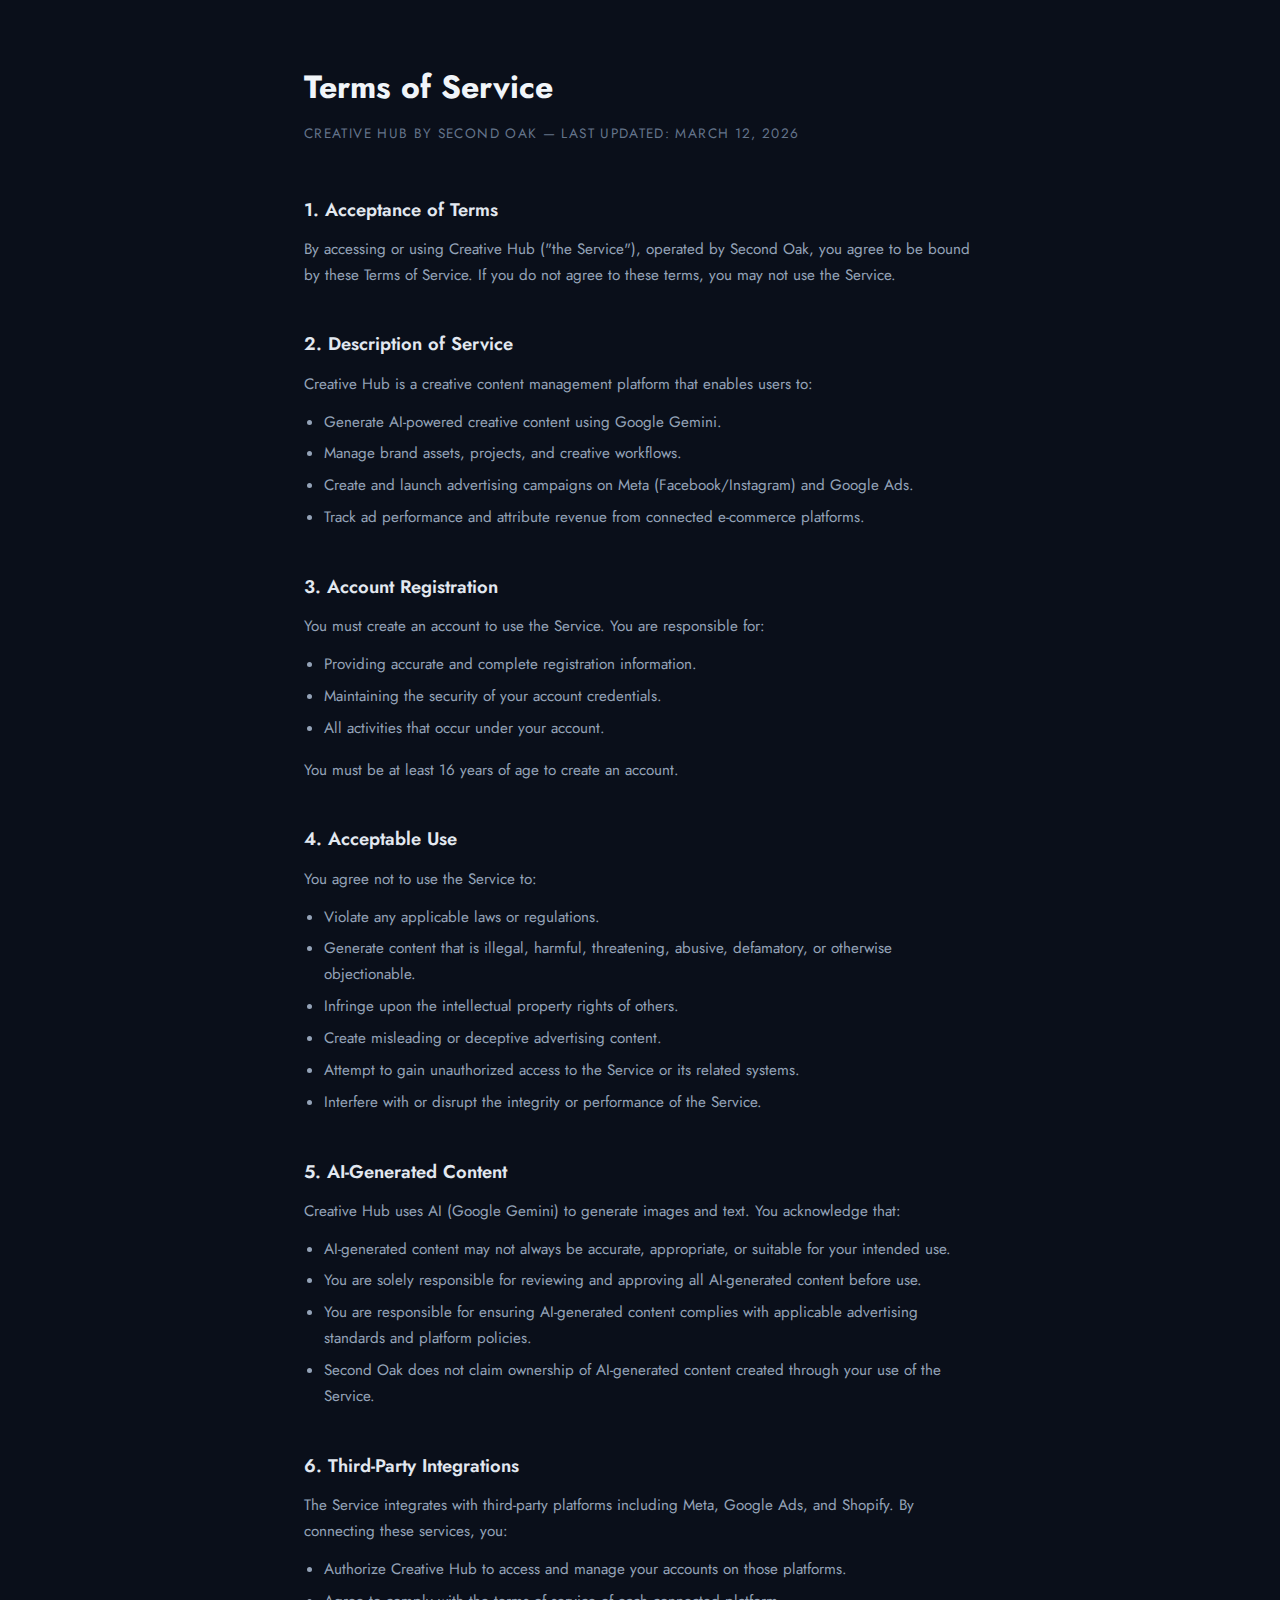
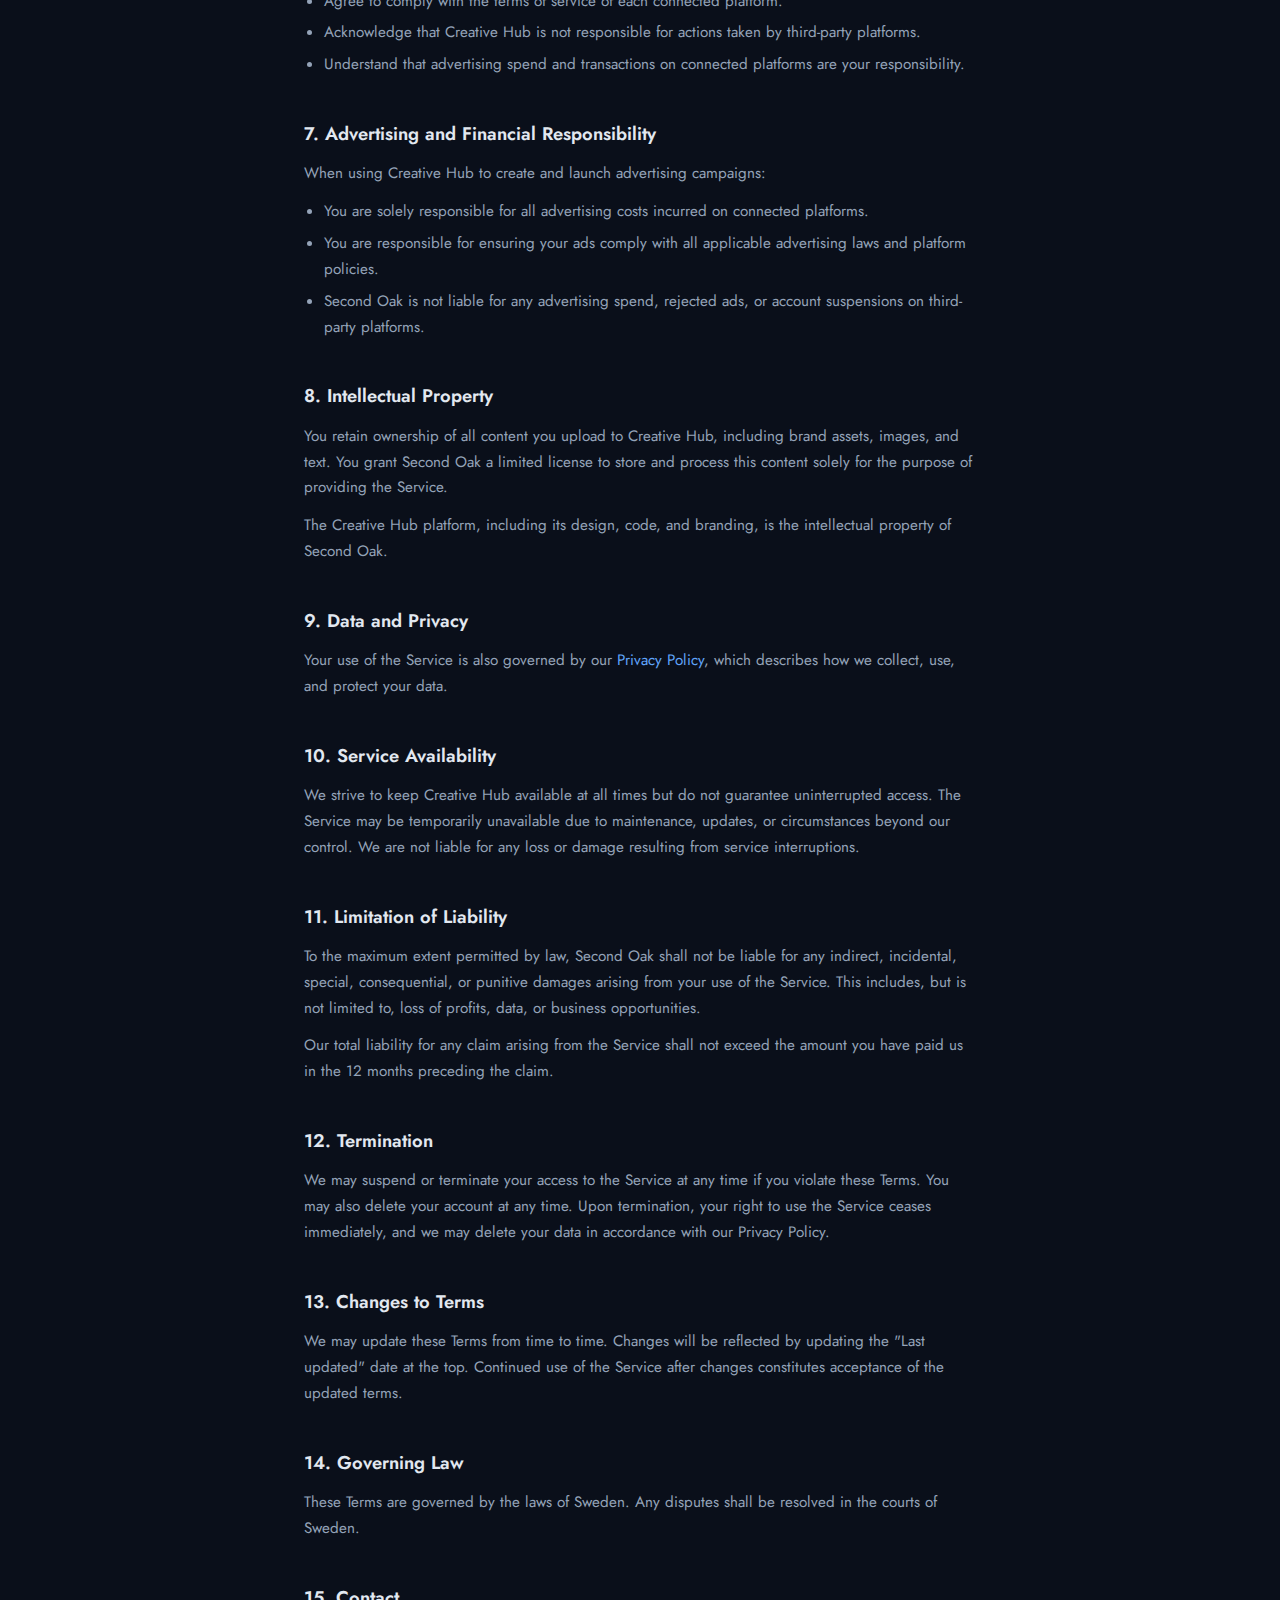
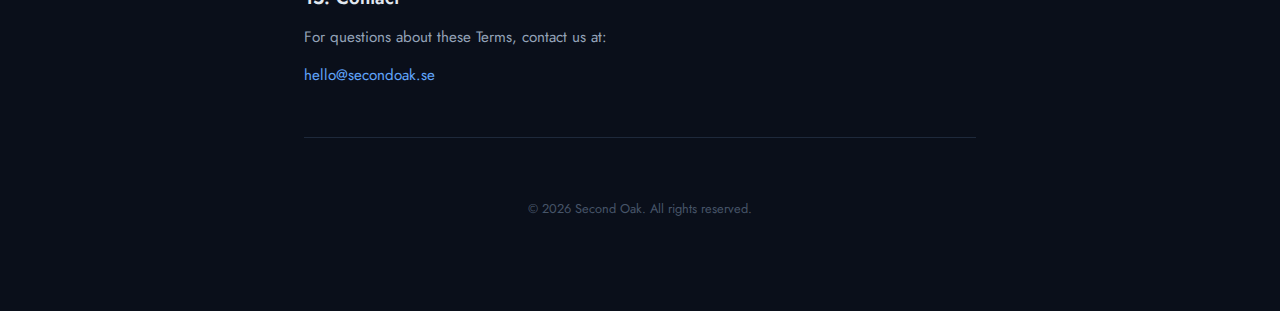
<file: creative-hub/terms.html>
<!DOCTYPE html>
<html lang="en">
<head>
  <meta charset="UTF-8" />
  <meta name="viewport" content="width=device-width, initial-scale=1.0" />
  <title>Terms of Service — Creative Hub by Second Oak</title>
  <style>
    * { margin: 0; padding: 0; box-sizing: border-box; }
    body { font-family: 'Jost', -apple-system, BlinkMacSystemFont, 'Segoe UI', sans-serif; background: #0a0f1a; color: #cbd5e1; line-height: 1.7; }
    .container { max-width: 720px; margin: 0 auto; padding: 60px 24px 80px; }
    h1 { font-size: 2rem; font-weight: 700; color: #f1f5f9; margin-bottom: 8px; }
    .subtitle { font-size: 0.85rem; color: #64748b; margin-bottom: 48px; text-transform: uppercase; letter-spacing: 0.1em; }
    h2 { font-size: 1.15rem; font-weight: 600; color: #e2e8f0; margin-top: 40px; margin-bottom: 12px; }
    p, li { font-size: 0.95rem; color: #94a3b8; margin-bottom: 12px; }
    ul { padding-left: 20px; margin-bottom: 16px; }
    li { margin-bottom: 6px; }
    a { color: #60a5fa; text-decoration: none; }
    a:hover { text-decoration: underline; }
    .divider { height: 1px; background: #1e293b; margin: 48px 0; }
    .footer { text-align: center; font-size: 0.8rem; color: #475569; margin-top: 60px; }
  </style>
  <link href="https://fonts.googleapis.com/css2?family=Jost:wght@400;600;700&display=swap" rel="stylesheet" />
</head>
<body>
  <div class="container">
    <h1>Terms of Service</h1>
    <p class="subtitle">Creative Hub by Second Oak &mdash; Last updated: March 12, 2026</p>

    <h2>1. Acceptance of Terms</h2>
    <p>By accessing or using Creative Hub ("the Service"), operated by Second Oak, you agree to be bound by these Terms of Service. If you do not agree to these terms, you may not use the Service.</p>

    <h2>2. Description of Service</h2>
    <p>Creative Hub is a creative content management platform that enables users to:</p>
    <ul>
      <li>Generate AI-powered creative content using Google Gemini.</li>
      <li>Manage brand assets, projects, and creative workflows.</li>
      <li>Create and launch advertising campaigns on Meta (Facebook/Instagram) and Google Ads.</li>
      <li>Track ad performance and attribute revenue from connected e-commerce platforms.</li>
    </ul>

    <h2>3. Account Registration</h2>
    <p>You must create an account to use the Service. You are responsible for:</p>
    <ul>
      <li>Providing accurate and complete registration information.</li>
      <li>Maintaining the security of your account credentials.</li>
      <li>All activities that occur under your account.</li>
    </ul>
    <p>You must be at least 16 years of age to create an account.</p>

    <h2>4. Acceptable Use</h2>
    <p>You agree not to use the Service to:</p>
    <ul>
      <li>Violate any applicable laws or regulations.</li>
      <li>Generate content that is illegal, harmful, threatening, abusive, defamatory, or otherwise objectionable.</li>
      <li>Infringe upon the intellectual property rights of others.</li>
      <li>Create misleading or deceptive advertising content.</li>
      <li>Attempt to gain unauthorized access to the Service or its related systems.</li>
      <li>Interfere with or disrupt the integrity or performance of the Service.</li>
    </ul>

    <h2>5. AI-Generated Content</h2>
    <p>Creative Hub uses AI (Google Gemini) to generate images and text. You acknowledge that:</p>
    <ul>
      <li>AI-generated content may not always be accurate, appropriate, or suitable for your intended use.</li>
      <li>You are solely responsible for reviewing and approving all AI-generated content before use.</li>
      <li>You are responsible for ensuring AI-generated content complies with applicable advertising standards and platform policies.</li>
      <li>Second Oak does not claim ownership of AI-generated content created through your use of the Service.</li>
    </ul>

    <h2>6. Third-Party Integrations</h2>
    <p>The Service integrates with third-party platforms including Meta, Google Ads, and Shopify. By connecting these services, you:</p>
    <ul>
      <li>Authorize Creative Hub to access and manage your accounts on those platforms.</li>
      <li>Agree to comply with the terms of service of each connected platform.</li>
      <li>Acknowledge that Creative Hub is not responsible for actions taken by third-party platforms.</li>
      <li>Understand that advertising spend and transactions on connected platforms are your responsibility.</li>
    </ul>

    <h2>7. Advertising and Financial Responsibility</h2>
    <p>When using Creative Hub to create and launch advertising campaigns:</p>
    <ul>
      <li>You are solely responsible for all advertising costs incurred on connected platforms.</li>
      <li>You are responsible for ensuring your ads comply with all applicable advertising laws and platform policies.</li>
      <li>Second Oak is not liable for any advertising spend, rejected ads, or account suspensions on third-party platforms.</li>
    </ul>

    <h2>8. Intellectual Property</h2>
    <p>You retain ownership of all content you upload to Creative Hub, including brand assets, images, and text. You grant Second Oak a limited license to store and process this content solely for the purpose of providing the Service.</p>
    <p>The Creative Hub platform, including its design, code, and branding, is the intellectual property of Second Oak.</p>

    <h2>9. Data and Privacy</h2>
    <p>Your use of the Service is also governed by our <a href="https://secondoak.se/creative-hub/privacy.html">Privacy Policy</a>, which describes how we collect, use, and protect your data.</p>

    <h2>10. Service Availability</h2>
    <p>We strive to keep Creative Hub available at all times but do not guarantee uninterrupted access. The Service may be temporarily unavailable due to maintenance, updates, or circumstances beyond our control. We are not liable for any loss or damage resulting from service interruptions.</p>

    <h2>11. Limitation of Liability</h2>
    <p>To the maximum extent permitted by law, Second Oak shall not be liable for any indirect, incidental, special, consequential, or punitive damages arising from your use of the Service. This includes, but is not limited to, loss of profits, data, or business opportunities.</p>
    <p>Our total liability for any claim arising from the Service shall not exceed the amount you have paid us in the 12 months preceding the claim.</p>

    <h2>12. Termination</h2>
    <p>We may suspend or terminate your access to the Service at any time if you violate these Terms. You may also delete your account at any time. Upon termination, your right to use the Service ceases immediately, and we may delete your data in accordance with our Privacy Policy.</p>

    <h2>13. Changes to Terms</h2>
    <p>We may update these Terms from time to time. Changes will be reflected by updating the "Last updated" date at the top. Continued use of the Service after changes constitutes acceptance of the updated terms.</p>

    <h2>14. Governing Law</h2>
    <p>These Terms are governed by the laws of Sweden. Any disputes shall be resolved in the courts of Sweden.</p>

    <h2>15. Contact</h2>
    <p>For questions about these Terms, contact us at:</p>
    <p><a href="mailto:hello@secondoak.se">hello@secondoak.se</a></p>

    <div class="divider"></div>
    <p class="footer">&copy; 2026 Second Oak. All rights reserved.</p>
  </div>
</body>
</html>
</file>
<file: calendar/styles.css>
/* =============================================
   CSS CUSTOM PROPERTIES
   ============================================= */

:root {
  /* Layout */
  --sidebar-width: 300px;

  /* Typography */
  --font-family: 'Segoe UI', system-ui, -apple-system, sans-serif;
  --font-size-base: 14px;

  /* Calendar Geometry */
  --cell-border-radius: 4px;
  --grid-border-style: solid;
  --grid-border-width: 1px;

  /* Theme Colors (Light default) */
  --color-bg: #ffffff;
  --color-surface: #f7f7f8;
  --color-text: #1a1a2e;
  --color-text-muted: #6c757d;
  --color-primary: #2563eb;
  --color-primary-light: #eef4ff;
  --color-border: #e0e0e0;
  --color-weekend: #ffffff;
  --color-today: #ffffff;
  --color-today-border: #2563eb;
  --color-other-month: #f9f9f9;
  --color-other-month-text: #c8c8c8;
  --color-event-bg: #eef4ff;
  --color-event-text: #1e40af;
  --color-header-bg: #ffffff;
  --color-header-text: #333333;
  --color-sidebar-bg: #ffffff;
  --color-sidebar-border: #eeeeee;
  --color-input-bg: #fafafa;
  --color-input-border: #e0e0e0;
  --color-btn-primary: #2563eb;
  --color-btn-primary-text: #ffffff;
}

/* =============================================
   THEMES
   ============================================= */

body.theme-dark {
  --color-bg: #1a1a2e;
  --color-surface: #0f0f23;
  --color-text: #e0e0e0;
  --color-text-muted: #8892a0;
  --color-primary: #60a5fa;
  --color-primary-light: #1e3a5f;
  --color-border: #374151;
  --color-weekend: #1f1a2e;
  --color-today: #1e3a5f;
  --color-today-border: #60a5fa;
  --color-other-month: #111827;
  --color-other-month-text: #4b5563;
  --color-event-bg: #1e3a5f;
  --color-event-text: #93c5fd;
  --color-header-bg: #111827;
  --color-header-text: #e0e0e0;
  --color-sidebar-bg: #16213e;
  --color-sidebar-border: #374151;
  --color-input-bg: #1f2937;
  --color-input-border: #374151;
  --color-btn-primary: #3b82f6;
  --color-btn-primary-text: #ffffff;
}

body.theme-pastel {
  --color-bg: #fdf6f0;
  --color-surface: #f5ebe0;
  --color-text: #5c4033;
  --color-text-muted: #8b7355;
  --color-primary: #e8998d;
  --color-primary-light: #fce4e0;
  --color-border: #dbbba0;
  --color-weekend: #fce4e0;
  --color-today: #d5f0e0;
  --color-today-border: #7bc8a4;
  --color-other-month: #f0e6d8;
  --color-other-month-text: #bba58a;
  --color-event-bg: #e8d5c4;
  --color-event-text: #6b4226;
  --color-header-bg: #c9a99a;
  --color-header-text: #ffffff;
  --color-sidebar-bg: #fdf6f0;
  --color-sidebar-border: #dbbba0;
  --color-input-bg: #fef9f4;
  --color-input-border: #dbbba0;
  --color-btn-primary: #e8998d;
  --color-btn-primary-text: #ffffff;
}

body.theme-classic {
  --color-bg: #fffef5;
  --color-surface: #f5f0e0;
  --color-text: #3c3020;
  --color-text-muted: #8b7355;
  --color-primary: #8b5e3c;
  --color-primary-light: #f0e6d0;
  --color-border: #c4a87c;
  --color-weekend: #f8f0e0;
  --color-today: #e8dcc0;
  --color-today-border: #8b5e3c;
  --color-other-month: #f0ecd8;
  --color-other-month-text: #b8a080;
  --color-event-bg: #e8dcc0;
  --color-event-text: #5c3d1e;
  --color-header-bg: #6b4226;
  --color-header-text: #f5f0e0;
  --color-sidebar-bg: #fffef5;
  --color-sidebar-border: #c4a87c;
  --color-input-bg: #fdfbe8;
  --color-input-border: #c4a87c;
  --color-btn-primary: #8b5e3c;
  --color-btn-primary-text: #ffffff;
}

body.theme-mono {
  --color-bg: #ffffff;
  --color-surface: #f5f5f5;
  --color-text: #111111;
  --color-text-muted: #666666;
  --color-primary: #333333;
  --color-primary-light: #e8e8e8;
  --color-border: #cccccc;
  --color-weekend: #f5f5f5;
  --color-today: #e0e0e0;
  --color-today-border: #333333;
  --color-other-month: #f0f0f0;
  --color-other-month-text: #aaaaaa;
  --color-event-bg: #e8e8e8;
  --color-event-text: #222222;
  --color-header-bg: #222222;
  --color-header-text: #ffffff;
  --color-sidebar-bg: #ffffff;
  --color-sidebar-border: #cccccc;
  --color-input-bg: #fafafa;
  --color-input-border: #cccccc;
  --color-btn-primary: #333333;
  --color-btn-primary-text: #ffffff;
}

/* =============================================
   BASE STYLES
   ============================================= */

*, *::before, *::after {
  margin: 0;
  padding: 0;
  box-sizing: border-box;
}

body {
  font-family: var(--font-family);
  font-size: var(--font-size-base);
  background: var(--color-surface);
  color: var(--color-text);
  line-height: 1.5;
}

/* =============================================
   APP LAYOUT
   ============================================= */

.app-layout {
  display: flex;
  min-height: 100vh;
}

/* =============================================
   SIDEBAR
   ============================================= */

.sidebar {
  width: var(--sidebar-width);
  background: var(--color-sidebar-bg);
  border-right: 1px solid var(--color-sidebar-border);
  padding: 1.25rem;
  position: fixed;
  top: 0;
  bottom: 0;
  left: 0;
  overflow-y: auto;
  z-index: 10;
  display: flex;
  flex-direction: column;
  gap: 0;
}

.sidebar-header {
  margin-bottom: 1rem;
  padding-bottom: 0.75rem;
  border-bottom: 2px solid var(--color-primary);
}

.app-title {
  font-size: 1.4rem;
  font-weight: 700;
  color: var(--color-primary);
  letter-spacing: -0.02em;
}

.sidebar-section {
  padding: 1rem 0;
  border-bottom: 1px solid var(--color-sidebar-border);
}

.sidebar-section:last-child {
  border-bottom: none;
  margin-top: auto;
  padding-bottom: 0;
}

.sidebar-section h2 {
  font-size: 0.75rem;
  font-weight: 600;
  text-transform: uppercase;
  letter-spacing: 0.08em;
  color: var(--color-text-muted);
  margin-bottom: 0.75rem;
}

/* =============================================
   FORM CONTROLS
   ============================================= */

.setting-row {
  margin-bottom: 0.75rem;
}

.setting-row:last-child {
  margin-bottom: 0;
}

.setting-row label {
  display: block;
  font-size: 0.8rem;
  font-weight: 500;
  margin-bottom: 0.25rem;
  color: var(--color-text);
}

select, input[type="range"] {
  width: 100%;
}

select {
  padding: 0.4rem 0.5rem;
  border: 1px solid var(--color-input-border);
  border-radius: 6px;
  background: var(--color-input-bg);
  color: var(--color-text);
  font-family: inherit;
  font-size: 0.85rem;
  cursor: pointer;
  appearance: auto;
}

select:focus {
  outline: 2px solid var(--color-primary);
  outline-offset: -1px;
}

input[type="range"] {
  height: 6px;
  cursor: pointer;
  accent-color: var(--color-primary);
}

.slider-row {
  display: flex;
  align-items: center;
  gap: 0.5rem;
}

.slider-row input[type="range"] {
  flex: 1;
}

.slider-row span {
  font-size: 0.75rem;
  color: var(--color-text-muted);
  min-width: 32px;
  text-align: right;
}

/* =============================================
   NAVIGATION CONTROLS
   ============================================= */

.nav-controls {
  display: flex;
  gap: 0.35rem;
  align-items: center;
  margin-bottom: 0.75rem;
}

.nav-controls select {
  flex: 1;
  min-width: 0;
}

.nav-btn {
  width: 36px;
  height: 36px;
  border: 1px solid var(--color-input-border);
  border-radius: 6px;
  background: var(--color-input-bg);
  color: var(--color-text);
  font-size: 1.1rem;
  cursor: pointer;
  display: flex;
  align-items: center;
  justify-content: center;
  flex-shrink: 0;
  transition: background 0.15s, border-color 0.15s;
}

.nav-btn:hover {
  background: var(--color-primary-light);
  border-color: var(--color-primary);
}

.view-toggle {
  display: flex;
  gap: 0;
  border-radius: 6px;
  overflow: hidden;
  border: 1px solid var(--color-input-border);
}

.view-btn {
  flex: 1;
  padding: 0.4rem 0.75rem;
  border: none;
  background: var(--color-input-bg);
  color: var(--color-text-muted);
  font-family: inherit;
  font-size: 0.85rem;
  font-weight: 500;
  cursor: pointer;
  transition: background 0.15s, color 0.15s;
}

.view-btn.active {
  background: var(--color-primary);
  color: var(--color-btn-primary-text);
}

.view-btn:not(.active):hover {
  background: var(--color-primary-light);
  color: var(--color-text);
}

.week-selector {
  margin-top: 0.75rem;
  display: flex;
  align-items: center;
  gap: 0.5rem;
}

.week-selector label {
  font-size: 0.85rem;
  font-weight: 500;
  white-space: nowrap;
}

.week-selector select {
  flex: 1;
}

/* =============================================
   PRINT BUTTON
   ============================================= */

.print-button {
  width: 100%;
  padding: 0.75rem 1rem;
  border: none;
  border-radius: 8px;
  background: var(--color-btn-primary);
  color: var(--color-btn-primary-text);
  font-family: inherit;
  font-size: 1rem;
  font-weight: 600;
  cursor: pointer;
  transition: opacity 0.15s, transform 0.1s;
}

.print-button:hover {
  opacity: 0.9;
}

.print-button:active {
  transform: scale(0.98);
}

/* =============================================
   CALENDAR CONTENT
   ============================================= */

.calendar-content {
  margin-left: var(--sidebar-width);
  flex: 1;
  padding: 2rem;
  display: flex;
  flex-direction: column;
  align-items: center;
}

.calendar-header {
  margin-bottom: 1rem;
  text-align: center;
}

.calendar-header h1 {
  font-size: 1.8rem;
  font-weight: 700;
  color: var(--color-text);
  letter-spacing: -0.02em;
}

/* =============================================
   MONTH VIEW
   ============================================= */

.month-view {
  width: 100%;
  max-width: 1000px;
}

.weekday-headers {
  display: grid;
  grid-template-columns: repeat(7, 1fr);
  background: var(--color-header-bg);
  border-radius: var(--cell-border-radius) var(--cell-border-radius) 0 0;
}

.weekday-cell {
  padding: 0.6rem 0.5rem;
  text-align: center;
  font-weight: 600;
  text-transform: uppercase;
  font-size: 0.8em;
  letter-spacing: 0.06em;
  color: var(--color-header-text);
  border-bottom: 2px solid var(--color-border);
}

.month-grid {
  display: grid;
  grid-template-columns: repeat(7, 1fr);
  grid-template-rows: repeat(6, minmax(90px, 1fr));
  border-left: var(--grid-border-width) var(--grid-border-style) var(--color-border);
  border-bottom: var(--grid-border-width) var(--grid-border-style) var(--color-border);
  border-radius: 0 0 var(--cell-border-radius) var(--cell-border-radius);
  background: var(--color-bg);
  overflow: hidden;
}

.day-cell {
  padding: 0.35rem 0.5rem;
  border-right: var(--grid-border-width) var(--grid-border-style) var(--color-border);
  border-top: var(--grid-border-width) var(--grid-border-style) var(--color-border);
  cursor: pointer;
  position: relative;
  transition: background-color 0.12s;
  overflow: hidden;
}

.day-cell:hover {
  background: var(--color-primary-light);
}

.day-cell.other-month {
  background: var(--color-other-month);
  color: var(--color-other-month-text);
}

.day-cell.other-month:hover {
  background: var(--color-primary-light);
}

.day-cell.weekend:not(.other-month) {
  background: var(--color-weekend);
}

.day-cell.today {
  background: var(--color-bg);
}

.day-number {
  font-weight: 600;
  font-size: 0.9em;
  line-height: 1;
  display: inline-flex;
  align-items: center;
  justify-content: center;
  min-width: 1.7em;
  height: 1.7em;
  border-radius: 50%;
}

.day-cell.today .day-number {
  background: var(--color-today-border);
  color: #ffffff;
}

.day-events {
  margin-top: 0.25rem;
  display: flex;
  flex-direction: column;
  gap: 2px;
}

.event-item {
  background: var(--color-event-bg);
  color: var(--color-event-text);
  padding: 0.1rem 0.35rem;
  border-radius: 3px;
  font-size: 0.78em;
  line-height: 1.3;
  overflow: hidden;
  text-overflow: ellipsis;
  white-space: nowrap;
  cursor: pointer;
  transition: opacity 0.12s;
}

.event-item:hover {
  opacity: 0.8;
}

/* =============================================
   WEEK VIEW
   ============================================= */

.week-view {
  width: 100%;
  max-width: 1100px;
}

.week-grid {
  display: grid;
  grid-template-columns: 60px repeat(7, 1fr);
  border: var(--grid-border-width) var(--grid-border-style) var(--color-border);
  border-radius: var(--cell-border-radius);
  background: var(--color-bg);
  overflow: hidden;
}

.week-corner-cell {
  background: var(--color-header-bg);
  border-bottom: var(--grid-border-width) var(--grid-border-style) var(--color-border);
  border-right: var(--grid-border-width) var(--grid-border-style) var(--color-border);
}

.week-day-header {
  padding: 0.5rem 0.25rem;
  text-align: center;
  font-weight: 600;
  font-size: 0.8em;
  background: var(--color-header-bg);
  color: var(--color-header-text);
  border-bottom: var(--grid-border-width) var(--grid-border-style) var(--color-border);
  border-right: var(--grid-border-width) var(--grid-border-style) var(--color-border);
  line-height: 1.3;
}

.week-day-header:last-child {
  border-right: none;
}

.time-label {
  padding: 0.2rem 0.4rem;
  font-size: 0.72em;
  color: var(--color-text-muted);
  text-align: right;
  border-bottom: var(--grid-border-width) var(--grid-border-style) var(--color-border);
  border-right: var(--grid-border-width) var(--grid-border-style) var(--color-border);
  display: flex;
  align-items: flex-start;
  justify-content: flex-end;
}

.time-slot {
  padding: 0.15rem 0.25rem;
  border-bottom: var(--grid-border-width) var(--grid-border-style) var(--color-border);
  border-right: var(--grid-border-width) var(--grid-border-style) var(--color-border);
  cursor: pointer;
  font-size: 0.78em;
  min-height: 36px;
  transition: background-color 0.12s;
}

.time-slot:hover {
  background: var(--color-primary-light);
}

.time-slot .event-item {
  white-space: normal;
}

/* =============================================
   EVENT MODAL
   ============================================= */

.event-modal {
  border: none;
  border-radius: 12px;
  padding: 1.5rem;
  max-width: 420px;
  width: 90%;
  background: var(--color-bg);
  color: var(--color-text);
  box-shadow: 0 20px 60px rgba(0, 0, 0, 0.25);
  position: fixed;
  top: 50%;
  left: 50%;
  transform: translate(-50%, -50%);
  margin: 0;
}

.event-modal::backdrop {
  background: rgba(0, 0, 0, 0.4);
}

.event-modal h3 {
  font-size: 1.1rem;
  margin-bottom: 0.25rem;
}

#modal-date-display {
  font-size: 0.85rem;
  color: var(--color-text-muted);
  margin-bottom: 1rem;
}

#event-text {
  width: 100%;
  padding: 0.6rem 0.75rem;
  border: 1px solid var(--color-input-border);
  border-radius: 8px;
  background: var(--color-input-bg);
  color: var(--color-text);
  font-family: inherit;
  font-size: 0.9rem;
  resize: vertical;
  min-height: 80px;
}

#event-text:focus {
  outline: 2px solid var(--color-primary);
  outline-offset: -1px;
}

.modal-actions {
  display: flex;
  justify-content: space-between;
  align-items: center;
  margin-top: 1rem;
  gap: 0.5rem;
}

.modal-actions-right {
  display: flex;
  gap: 0.5rem;
  margin-left: auto;
}

.btn-primary, .btn-secondary, .btn-danger {
  padding: 0.5rem 1rem;
  border: none;
  border-radius: 6px;
  font-family: inherit;
  font-size: 0.85rem;
  font-weight: 500;
  cursor: pointer;
  transition: opacity 0.12s;
}

.btn-primary {
  background: var(--color-btn-primary);
  color: var(--color-btn-primary-text);
}

.btn-secondary {
  background: var(--color-surface);
  color: var(--color-text);
  border: 1px solid var(--color-input-border);
}

.btn-danger {
  background: #dc2626;
  color: #ffffff;
}

.btn-primary:hover, .btn-secondary:hover, .btn-danger:hover {
  opacity: 0.85;
}

/* =============================================
   UTILITY CLASSES
   ============================================= */

.hidden {
  display: none !important;
}

/* =============================================
   PAPER SIZE CLASSES
   ============================================= */

body.paper-a4.orientation-portrait .month-view,
body.paper-a4.orientation-portrait .week-view {
  max-width: 800px;
}

body.paper-a4.orientation-landscape .month-view,
body.paper-a4.orientation-landscape .week-view {
  max-width: 1100px;
}

body.paper-letter.orientation-portrait .month-view,
body.paper-letter.orientation-portrait .week-view {
  max-width: 780px;
}

body.paper-letter.orientation-landscape .month-view,
body.paper-letter.orientation-landscape .week-view {
  max-width: 1050px;
}

/* =============================================
   PRINT PREVIEW OVERLAY
   ============================================= */

.print-preview-overlay {
  position: fixed;
  inset: 0;
  background: rgba(0, 0, 0, 0.6);
  z-index: 1000;
  display: flex;
  align-items: center;
  justify-content: center;
  padding: 1.5rem;
}

.print-preview-container {
  background: var(--color-sidebar-bg);
  border-radius: 12px;
  max-width: 900px;
  width: 100%;
  max-height: 95vh;
  display: flex;
  flex-direction: column;
  box-shadow: 0 24px 80px rgba(0, 0, 0, 0.3);
}

.print-preview-toolbar {
  display: flex;
  align-items: center;
  justify-content: space-between;
  padding: 1rem 1.25rem;
  border-bottom: 1px solid var(--color-sidebar-border);
  flex-shrink: 0;
}

.print-preview-toolbar h2 {
  font-size: 1rem;
  font-weight: 600;
  color: var(--color-text);
}

.print-preview-actions {
  display: flex;
  gap: 0.5rem;
  align-items: center;
}

.preview-orientation-btn {
  padding: 0.4rem 0.85rem;
  border: 1px solid var(--color-input-border);
  border-radius: 6px;
  background: var(--color-input-bg);
  color: var(--color-text);
  font-family: inherit;
  font-size: 0.82rem;
  font-weight: 500;
  cursor: pointer;
  transition: background 0.12s, border-color 0.12s;
  display: flex;
  align-items: center;
  gap: 0.35rem;
}

.preview-orientation-btn:hover {
  background: var(--color-primary-light);
  border-color: var(--color-primary);
}

.preview-orientation-btn.active {
  background: var(--color-primary);
  color: var(--color-btn-primary-text);
  border-color: var(--color-primary);
}

.preview-print-btn {
  padding: 0.45rem 1.2rem;
  border: none;
  border-radius: 6px;
  background: var(--color-btn-primary);
  color: var(--color-btn-primary-text);
  font-family: inherit;
  font-size: 0.85rem;
  font-weight: 600;
  cursor: pointer;
  transition: opacity 0.12s;
}

.preview-print-btn:hover {
  opacity: 0.9;
}

.preview-close-btn {
  width: 32px;
  height: 32px;
  border: 1px solid var(--color-input-border);
  border-radius: 6px;
  background: var(--color-input-bg);
  color: var(--color-text-muted);
  font-size: 1.2rem;
  cursor: pointer;
  display: flex;
  align-items: center;
  justify-content: center;
  transition: background 0.12s;
}

.preview-close-btn:hover {
  background: #fee2e2;
  color: #dc2626;
}

.print-preview-body {
  flex: 1;
  overflow: auto;
  display: flex;
  align-items: center;
  justify-content: center;
  padding: 1.5rem;
  background: #e8e8e8;
}

.print-preview-page {
  background: white;
  box-shadow: 0 2px 16px rgba(0, 0, 0, 0.15);
  padding: 10mm;
  overflow: hidden;
  transform-origin: center center;
  transition: width 0.3s, height 0.3s;
  display: flex;
  flex-direction: column;
}

.print-preview-page.a4-portrait {
  width: 210mm;
  height: 297mm;
}

.print-preview-page.a4-landscape {
  width: 297mm;
  height: 210mm;
}

.print-preview-page.letter-portrait {
  width: 8.5in;
  height: 11in;
}

.print-preview-page.letter-landscape {
  width: 11in;
  height: 8.5in;
}

/* Scale down the page to fit the preview area */
.print-preview-page {
  transform: scale(var(--preview-scale, 0.5));
  flex-shrink: 0;
}

.print-preview-page .calendar-header {
  margin-bottom: 2mm;
}

.print-preview-page .calendar-content {
  display: flex;
  flex-direction: column;
  height: 100%;
}

.print-preview-page .month-view,
.print-preview-page .week-view {
  max-width: none !important;
  flex: 1;
  display: flex;
  flex-direction: column;
}

.print-preview-page .weekday-headers {
  flex-shrink: 0;
}

.print-preview-page .month-grid {
  flex: 1;
  grid-template-rows: repeat(6, 1fr);
}

.print-preview-page .week-grid {
  flex: 1;
}

.print-preview-page .day-cell {
  min-height: 0;
}

.print-preview-page .day-cell.today {
  background: var(--color-bg) !important;
}

.print-preview-page .day-cell.today .day-number {
  background: none !important;
  color: inherit !important;
}

/* =============================================
   PRINT STYLES
   ============================================= */

@media print {
  .no-print,
  .sidebar,
  .print-preview-overlay {
    display: none !important;
  }

  html, body {
    height: 100%;
    margin: 0;
    padding: 0;
    background: white;
    font-size: var(--font-size-base);
    -webkit-print-color-adjust: exact;
    print-color-adjust: exact;
    color-adjust: exact;
  }

  .app-layout {
    display: flex;
    flex-direction: column;
    height: 100vh;
    min-height: 100vh;
  }

  .calendar-content {
    margin-left: 0;
    padding: 0;
    width: 100%;
    max-width: none;
    flex: 1;
    display: flex;
    flex-direction: column;
  }

  .calendar-header {
    margin-bottom: 2mm;
    padding-top: 1mm;
    flex-shrink: 0;
  }

  .calendar-header h1 {
    font-size: 1.5em;
  }

  /* Month view fills remaining space */
  .month-view {
    max-width: none !important;
    flex: 1;
    display: flex;
    flex-direction: column;
    page-break-inside: avoid;
    break-inside: avoid;
  }

  .weekday-headers {
    flex-shrink: 0;
  }

  .month-grid {
    flex: 1;
    grid-template-rows: repeat(6, 1fr);
  }

  .day-cell {
    min-height: 0;
    padding: 2px 4px;
  }

  /* Week view fills remaining space */
  .week-view {
    max-width: none !important;
    flex: 1;
    display: flex;
    flex-direction: column;
    page-break-inside: avoid;
    break-inside: avoid;
  }

  .week-grid {
    flex: 1;
    grid-template-columns: 50px repeat(7, 1fr);
  }

  .time-slot {
    min-height: 0;
    padding: 1px 2px;
  }

  /* Remove today marking in print */
  .day-cell.today {
    background: var(--color-bg) !important;
  }

  .day-cell.today .day-number {
    background: none !important;
    color: inherit !important;
  }

  /* Remove hover effects */
  .day-cell:hover,
  .time-slot:hover {
    background: inherit;
  }

  .event-item:hover {
    opacity: 1;
  }

  .weekday-headers,
  .weekday-cell,
  .month-grid,
  .day-cell,
  .day-cell.weekend,
  .day-cell.other-month,
  .event-item,
  .week-grid,
  .week-day-header,
  .week-corner-cell,
  .time-label,
  .time-slot {
    -webkit-print-color-adjust: exact;
    print-color-adjust: exact;
    color-adjust: exact;
  }
}
</file>
<file: hottsauna/assets/index-Dd-VaXJD.css>
:root{--color-bg: #0a0a0a;--color-surface: #131313;--color-surface-hover: #1c1c1c;--color-border: #2a2a2a;--color-accent: #FF2E00;--color-accent-hover: #e02800;--color-warm: #FF2E00;--color-text: #e0e0e0;--color-text-muted: #777777;--color-success: #FF2E00;--color-danger: #FF2E00;--radius: 6px}*{margin:0;padding:0;box-sizing:border-box}body{font-family:-apple-system,BlinkMacSystemFont,Segoe UI,Roboto,sans-serif;background:var(--color-bg);color:var(--color-text);min-height:100vh;overflow-x:hidden}button{cursor:pointer;border:none;font-family:inherit;font-size:inherit}input{font-family:inherit;font-size:inherit}._wrapper_1n2x6_1{display:flex;justify-content:center;align-items:center;min-height:100vh;padding:1rem}._form_1n2x6_9{display:flex;flex-direction:column;gap:1rem;width:100%;max-width:320px}._logo_1n2x6_17{height:50px;width:auto;align-self:center;margin-bottom:1rem}._input_1n2x6_24{padding:.75rem 1rem;background:var(--color-surface);border:1px solid var(--color-border);border-radius:var(--radius);color:var(--color-text);outline:none;transition:border-color .2s}._input_1n2x6_24:focus{border-color:#ff2e00}._input_1n2x6_24::placeholder{color:#666}._button_1n2x6_42{padding:.75rem;background:#ff2e00;color:#fff;border-radius:var(--radius);font-weight:600;font-size:.95rem;transition:background .2s}._button_1n2x6_42:hover:not(:disabled){background:#e02800}._button_1n2x6_42:disabled{opacity:.5}._error_1n2x6_60{color:#ff2e00;font-size:.85rem;text-align:center}._card_fti9o_1{background:var(--color-surface);border:1px solid var(--color-border);border-radius:var(--radius);padding:1.25rem}._activeHeader_fti9o_8{display:flex;align-items:center;gap:.5rem;margin-bottom:.75rem}._noSessionHeader_fti9o_15{display:flex;align-items:center;gap:.5rem}._wifiSignal_fti9o_21{margin-left:auto;display:flex;align-items:center;gap:.35rem}._wifiBars_fti9o_28{width:20px;height:14px;flex-shrink:0}._wifiLabel_fti9o_34{font-size:.65rem;color:var(--color-text-muted);letter-spacing:.02em}._wifiLoading_fti9o_40{opacity:.7;animation:_wifiPulse_fti9o_1 1.4s ease-in-out infinite}@keyframes _wifiPulse_fti9o_1{0%,to{opacity:.7}50%{opacity:.4}}._timer_fti9o_50{flex-shrink:0}._label_fti9o_54{color:#888;font-size:.75rem;text-transform:uppercase;letter-spacing:.08em}._sessionInfo_fti9o_61{display:flex;justify-content:space-between;align-items:baseline;margin-bottom:1rem}._sessionName_fti9o_68{font-size:1.1rem;font-weight:600;cursor:pointer;border-bottom:1px dashed transparent;transition:border-color .2s}._sessionName_fti9o_68:hover{border-bottom-color:#555}._editInput_fti9o_80{font-size:1.1rem;font-weight:600;background:var(--color-bg);border:1px solid #FF2E00;border-radius:4px;color:var(--color-text);padding:.15rem .5rem;outline:none;width:60%}._elapsed_fti9o_92{color:#888;font-size:.85rem}._stopBtn_fti9o_97{width:100%;padding:.65rem;background:transparent;color:#ff2e00;border:1px solid #FF2E00;border-radius:var(--radius);font-weight:600;font-size:.9rem;transition:background .2s}._stopBtn_fti9o_97:hover:not(:disabled){background:#ff2e001a}._stopBtn_fti9o_97:disabled{opacity:.5}._startRow_fti9o_117{display:flex;gap:.75rem;margin-top:.75rem;flex-wrap:wrap}@media(max-width:500px){._startRow_fti9o_117{flex-direction:column;gap:.5rem}._startBtn_fti9o_130{width:100%}}._nameInput_fti9o_135{flex:1;padding:.65rem .85rem;background:var(--color-bg);border:1px solid var(--color-border);border-radius:var(--radius);color:var(--color-text);outline:none;transition:border-color .2s}._nameInput_fti9o_135:focus{border-color:#ff2e00}._nameInput_fti9o_135::placeholder{color:#666}._startBtn_fti9o_130{padding:.65rem 1.5rem;background:#ff2e00;color:#fff;border-radius:var(--radius);font-weight:600;font-size:.9rem;white-space:nowrap;transition:background .2s}._startBtn_fti9o_130:hover:not(:disabled){background:#e02800}._startBtn_fti9o_130:disabled{opacity:.5}._grid_1xzqs_1{display:grid;grid-template-columns:repeat(3,1fr);gap:1rem}@media(max-width:500px){._grid_1xzqs_1{gap:.5rem}}._card_1xzqs_13{background:var(--color-surface);border:1px solid var(--color-border);border-radius:var(--radius);padding:1.25rem;text-align:center}._label_1xzqs_21{font-size:.7rem;text-transform:uppercase;letter-spacing:.1em;font-weight:600;margin-bottom:.5rem;color:#888}._temp_1xzqs_30{display:flex;align-items:baseline;justify-content:center;gap:.2rem}._value_1xzqs_37{font-size:2.5rem;font-weight:700;line-height:1}._unit_1xzqs_43{font-size:1.2rem;color:var(--color-text-muted)}._noData_1xzqs_48{font-size:2.5rem;color:var(--color-text-muted);line-height:1}._liveTag_1xzqs_54{font-size:.55rem;font-weight:700;letter-spacing:.1em;color:#ff2e00;background:#ff2e001a;padding:.15rem .4rem;border-radius:3px;margin-top:.4rem}@media(max-width:500px){._card_1xzqs_13{padding:.75rem .5rem}._label_1xzqs_21{font-size:.55rem;margin-bottom:.25rem}._value_1xzqs_37{font-size:1.5rem}._unit_1xzqs_43{font-size:.8rem}._noData_1xzqs_48{font-size:1.5rem}._liveTag_1xzqs_54{font-size:.45rem;padding:.1rem .25rem;margin-top:.25rem}}._card_cspot_1{background:var(--color-surface);border:1px solid var(--color-border);border-radius:var(--radius);padding:1.25rem}._chartHeader_cspot_8{display:flex;justify-content:space-between;align-items:baseline;margin-bottom:1rem}._chartTitle_cspot_15{font-size:1rem;font-weight:600}._pointCount_cspot_20{font-size:.8rem;color:var(--color-text-muted)}._chartWrapper_cspot_25{margin:0 -.5rem;user-select:none;-webkit-user-select:none;outline:none}._chartWrapper_cspot_25 svg,._chartWrapper_cspot_25 :focus{outline:none!important}._empty_cspot_37{text-align:center;color:var(--color-text-muted);padding:3rem 1rem;font-size:.95rem}._legend_cspot_44{display:flex;justify-content:center;gap:.5rem;margin-top:.5rem;flex-wrap:wrap}._legendItem_cspot_52{display:flex;align-items:center;gap:.4rem;padding:.3rem .65rem;background:transparent;border:1px solid var(--color-border);border-radius:999px;cursor:pointer;transition:border-color .15s,opacity .15s}._legendItem_cspot_52:hover{border-color:#555}._legendItemHidden_cspot_68{opacity:.4}._legendDot_cspot_72{width:8px;height:8px;border-radius:50%;flex-shrink:0;transition:background .15s}._legendLabel_cspot_80{font-size:.75rem;color:var(--color-text-muted);white-space:nowrap}@media(max-width:500px){._card_cspot_1{padding:.75rem 0;overflow:hidden}._chartHeader_cspot_8{padding:0 .75rem}._chartWrapper_cspot_25{margin:0}}._overlay_askjs_1{position:fixed;inset:0;background:#0009;-webkit-backdrop-filter:blur(4px);backdrop-filter:blur(4px);display:flex;align-items:center;justify-content:center;z-index:1000;padding:1rem}._dialog_askjs_13{background:var(--color-surface);border:1px solid var(--color-border);border-radius:var(--radius);padding:1.5rem;max-width:360px;width:100%}._title_askjs_22{font-size:1rem;font-weight:600;margin-bottom:.5rem}._message_askjs_28{font-size:.85rem;color:var(--color-text-muted);line-height:1.5;margin-bottom:1.25rem}._actions_askjs_35{display:flex;gap:.5rem;justify-content:flex-end}._cancelBtn_askjs_41{padding:.5rem 1rem;background:transparent;color:var(--color-text-muted);border:1px solid var(--color-border);border-radius:var(--radius);font-size:.85rem;font-weight:500;transition:background .15s,color .15s}._cancelBtn_askjs_41:hover{background:var(--color-surface-hover);color:var(--color-text)}._confirmBtn_askjs_57{padding:.5rem 1rem;background:var(--color-border);color:var(--color-text);border:none;border-radius:var(--radius);font-size:.85rem;font-weight:600;transition:background .15s}._confirmBtn_askjs_57:hover{background:#444}._confirmBtn_askjs_57._danger_askjs_72{background:#ff2e00;color:#fff}._confirmBtn_askjs_57._danger_askjs_72:hover{background:#e02800}._card_1e6n5_1{background:var(--color-surface);border:1px solid var(--color-border);border-radius:var(--radius);padding:1.25rem}._cardHeader_1e6n5_8{display:flex;align-items:center;justify-content:space-between;margin-bottom:.75rem}._heading_1e6n5_15{font-size:.7rem;text-transform:uppercase;letter-spacing:.08em;color:#888}._editModeBtn_1e6n5_22{font-size:.7rem;font-weight:600;letter-spacing:.05em;text-transform:uppercase;color:var(--color-text-muted);background:transparent;border:1px solid var(--color-border);border-radius:3px;padding:.15rem .5rem;transition:color .15s,border-color .15s}._editModeBtn_1e6n5_22:hover{color:var(--color-text);border-color:#555}._editModeBtnActive_1e6n5_40{color:#ff2e00;border-color:#ff2e00}._editModeBtnActive_1e6n5_40:hover{color:#ff2e00;border-color:#ff2e00;background:#ff2e000f}._list_1e6n5_51{display:flex;flex-direction:column;gap:.1rem;margin:0 -1.25rem}._item_1e6n5_59{display:flex;justify-content:space-between;align-items:center;width:100%;padding:.6rem 1.25rem;background:transparent;border-top:1px solid transparent;border-bottom:1px solid transparent;border-left:none;border-right:none;border-radius:0;color:var(--color-text);text-align:left;cursor:pointer;transition:background .15s,border-color .15s}._item_1e6n5_59:hover{background:var(--color-surface-hover)}._item_1e6n5_59._selected_1e6n5_81{border-top-color:#ff2e0040;border-bottom-color:#ff2e0040;background:#ff2e000f}._itemMain_1e6n5_87{display:flex;flex-direction:column;gap:.15rem;flex:0 0 120px;min-width:0}._sparklineWrap_1e6n5_95{flex:1;min-width:0;padding:0 .75rem;display:flex;align-items:center}._sparkline_1e6n5_95{width:100%;height:44px;display:block;overflow:visible}._itemName_1e6n5_110{font-weight:500;font-size:.95rem}._itemDate_1e6n5_115{font-size:.8rem;color:var(--color-text-muted)}._itemRight_1e6n5_120{display:flex;align-items:center;gap:.5rem;flex-shrink:0}._itemDuration_1e6n5_127{font-size:.85rem;color:var(--color-text-muted);white-space:nowrap}._actions_1e6n5_133{display:flex;gap:.2rem}._actionBtn_1e6n5_138{padding:.2rem .4rem;background:transparent;color:var(--color-text-muted);border-radius:3px;font-size:.9rem;line-height:1;transition:color .15s,background .15s}._actionBtn_1e6n5_138:hover{color:var(--color-text);background:#ffffff0d}._deleteBtn_1e6n5_153:hover{color:#ff2e00;background:#ff2e001a}._renameInput_1e6n5_158{padding:.25rem .5rem;background:var(--color-bg);border:1px solid var(--color-border);border-radius:3px;color:var(--color-text);font-size:.95rem;font-weight:500;outline:none;width:100%}._renameInput_1e6n5_158:focus{border-color:#ff2e00}@media(max-width:500px){._itemMain_1e6n5_87{flex:0 0 100px;min-width:0}._sparklineWrap_1e6n5_95{padding:0 .4rem}._itemRight_1e6n5_120{margin-left:auto}}._app_15lq2_1{max-width:900px;margin:0 auto;padding:1.5rem 1rem 3rem}._header_15lq2_7{text-align:center;margin-bottom:2rem}._logo_15lq2_12{height:60px;width:auto}._tagline_15lq2_17{margin:.35rem 0 0;font-size:.6rem;font-weight:500;letter-spacing:.45em;text-transform:uppercase;color:var(--color-text-muted);text-indent:.45em}._main_15lq2_27{display:flex;flex-direction:column;gap:1.5rem}._loading_15lq2_33{display:flex;justify-content:center;align-items:center;height:100vh;color:var(--color-text-muted);font-size:1.1rem}._footer_15lq2_42{display:flex;justify-content:center;padding:2rem 1rem 1.5rem}._logoutBtn_15lq2_48{background:transparent;border:none;color:var(--color-text-muted);font-size:.75rem;letter-spacing:.05em;cursor:pointer;padding:.25rem .5rem;opacity:.5;transition:color .15s,opacity .15s}._logoutBtn_15lq2_48:hover{color:var(--color-text);opacity:1}
</file>
<file: patreon-picker/assets/index-tKQFLGP_.css>
@import"https://fonts.googleapis.com/css2?family=DM+Sans:ital,opsz,wght@0,9..40,400;0,9..40,500;0,9..40,600;0,9..40,700;1,9..40,400&display=swap";*,*:before,*:after{box-sizing:border-box;margin:0;padding:0}:root{--color-bg: #faf9f7;--color-surface: #ffffff;--color-surface-hover: #f5f3f0;--color-border: #e5e0d8;--color-text: #1a1715;--color-text-secondary: #7a746b;--color-patreon: #ff424d;--color-patreon-hover: #e63b45;--color-primary: #e8553d;--color-primary-hover: #d44a34;--color-success: #2d8f5e;--color-accent: #f0ebe4;--radius: 10px;--radius-lg: 16px;--shadow-sm: 0 1px 2px rgba(0, 0, 0, .04);--shadow-md: 0 4px 12px rgba(0, 0, 0, .06);--shadow-lg: 0 8px 24px rgba(0, 0, 0, .08)}body{font-family:DM Sans,system-ui,-apple-system,sans-serif;background:var(--color-bg);color:var(--color-text);line-height:1.6;min-height:100dvh}.btn{display:inline-flex;align-items:center;justify-content:center;gap:8px;padding:10px 20px;border:none;border-radius:var(--radius);font-family:inherit;font-size:14px;font-weight:500;cursor:pointer;transition:all .2s ease;text-decoration:none}.btn:disabled{opacity:.5;cursor:not-allowed}.btn-patreon{background:var(--color-patreon);color:#fff;font-size:16px;font-weight:600;padding:14px 32px;border-radius:var(--radius-lg);box-shadow:0 4px 14px #ff424d4d}.btn-patreon:hover{background:var(--color-patreon-hover);box-shadow:0 6px 20px #ff424d66;transform:translateY(-1px)}.btn-primary{background:var(--color-primary);color:#fff;box-shadow:0 2px 8px #e8553d40}.btn-primary:hover{background:var(--color-primary-hover);transform:translateY(-1px)}.btn-secondary{background:var(--color-surface);color:var(--color-text);border:1px solid var(--color-border);box-shadow:var(--shadow-sm)}.btn-secondary:hover{background:var(--color-surface-hover);border-color:#ccc5bb}.btn-ghost{background:transparent;color:var(--color-text-secondary)}.btn-ghost:hover{color:var(--color-text);background:var(--color-accent)}.btn-large{font-size:18px;padding:16px 40px;border-radius:var(--radius-lg)}.landing{min-height:100dvh}.hero{display:flex;align-items:center;justify-content:center;gap:48px;max-width:1000px;margin:0 auto;padding:80px 24px 60px}.hero-content{flex:1;max-width:480px}.hero-badge{display:inline-block;padding:4px 12px;background:var(--color-accent);border-radius:20px;font-size:13px;font-weight:500;color:var(--color-text-secondary);margin-bottom:16px}.hero-title{font-size:40px;font-weight:700;line-height:1.15;letter-spacing:-.03em;margin-bottom:16px}.hero-subtitle{font-size:17px;line-height:1.6;color:var(--color-text-secondary);margin-bottom:28px}.btn-hero{font-size:17px;padding:14px 32px;border-radius:var(--radius-lg)}.hero-note{margin-top:12px;font-size:13px;color:var(--color-text-secondary)}.hero-mobile-visual{display:none}.hero-mobile-visual .hero-mockup{width:100%;max-width:360px;margin:0 auto}.hero-visual{flex-shrink:0}.hero-mockup{width:320px;background:var(--color-surface);border-radius:16px;border:1px solid var(--color-border);box-shadow:var(--shadow-lg);overflow:hidden}.mockup-header{display:flex;gap:6px;padding:12px 14px;background:#f0ece7;border-bottom:1px solid var(--color-border)}.mockup-dot{width:8px;height:8px;border-radius:50%;background:#ccc5bb}.mockup-body{padding:20px;position:relative;overflow:hidden;min-height:200px}.mockup-title-bar{font-size:12px;font-weight:600;color:var(--color-text-secondary);margin-bottom:20px}.mockup-winner-card{display:flex;align-items:center;gap:12px;padding:16px;background:#f0fdf4;border:2px solid var(--color-success);border-radius:12px;animation:mockupPulse 3s ease-in-out infinite}.mockup-trophy{font-size:32px}.mockup-winner-text{display:flex;flex-direction:column;gap:2px}.mockup-winner-text strong{color:var(--color-success);font-size:14px;text-transform:uppercase;letter-spacing:.05em}.mockup-name{font-size:18px;font-weight:700}.mockup-confetti span{position:absolute;width:6px;height:6px;border-radius:2px;animation:confettiFall 3s ease-in-out infinite}.mockup-confetti span:nth-child(1){background:#ff424d;top:5%;left:15%;animation-delay:0s}.mockup-confetti span:nth-child(2){background:#6366f1;top:8%;left:55%;animation-delay:.4s}.mockup-confetti span:nth-child(3){background:#22c55e;top:3%;right:20%;animation-delay:.8s}.mockup-confetti span:nth-child(4){background:#f59e0b;top:12%;left:35%;animation-delay:.2s}.mockup-confetti span:nth-child(5){background:#ec4899;top:6%;right:35%;animation-delay:.6s}.mockup-confetti span:nth-child(6){background:#14b8a6;top:10%;left:70%;animation-delay:1s}@keyframes confettiFall{0%{transform:translateY(0) rotate(0);opacity:1}to{transform:translateY(160px) rotate(360deg);opacity:0}}@keyframes mockupPulse{0%,to{box-shadow:0 0 #22c55e33}50%{box-shadow:0 0 20px 4px #22c55e1a}}.how-it-works{max-width:900px;margin:0 auto;padding:60px 24px}.section-title{text-align:center;font-size:28px;font-weight:700;letter-spacing:-.02em;margin-bottom:36px}.steps-grid{display:grid;grid-template-columns:repeat(4,1fr);gap:16px}.step-card{background:var(--color-surface);border:1px solid var(--color-border);border-radius:var(--radius-lg);padding:24px 20px;text-align:center}.step-icon{width:36px;height:36px;border-radius:50%;background:var(--color-primary);color:#fff;display:flex;align-items:center;justify-content:center;font-weight:700;font-size:15px;margin:0 auto 14px}.step-card h3{font-size:15px;font-weight:600;margin-bottom:8px}.step-card p{font-size:13px;color:var(--color-text-secondary);line-height:1.5;margin-bottom:16px}.step-illustration{margin-top:auto}.illust-btn{display:inline-block;padding:8px 14px;background:var(--color-patreon);color:#fff;border-radius:8px;font-size:11px;font-weight:600}.illust-post{display:flex;flex-direction:column;gap:6px}.illust-post-row{display:flex;align-items:center;justify-content:space-between;padding:6px 10px;border-radius:6px;border:1px solid var(--color-border);background:var(--color-bg)}.illust-post-row.active{border-color:var(--color-primary);background:#fff}.illust-bar{height:6px;background:var(--color-border);border-radius:3px}.w40{width:40%}.w50{width:50%}.w60{width:60%}.illust-badge{font-size:10px;font-weight:600;color:var(--color-text-secondary);background:var(--color-accent);padding:1px 6px;border-radius:8px}.illust-import{display:flex;flex-direction:column;align-items:center;gap:8px}.illust-comment-stack{display:flex;flex-direction:column;gap:4px;width:100%}.illust-comment-stack span{height:8px;background:var(--color-accent);border-radius:4px}.illust-comment-stack span:nth-child(1){width:80%}.illust-comment-stack span:nth-child(2){width:65%}.illust-comment-stack span:nth-child(3){width:75%}.illust-count{font-size:11px;font-weight:600;color:var(--color-success)}.illust-picker{position:relative;text-align:center;padding:4px 0}.illust-slot{border:2px solid var(--color-border);border-radius:8px;background:#fff;overflow:hidden;height:32px;margin-bottom:8px}.illust-names-scroll{display:flex;flex-direction:column;animation:illustScroll 3s ease-in-out infinite}.illust-names-scroll span{font-size:13px;font-weight:600;color:var(--color-text-secondary);height:32px;line-height:32px;text-align:center;flex-shrink:0}.illust-landed{color:var(--color-success)!important;font-weight:700!important}@keyframes illustScroll{0%,15%{transform:translateY(0)}35%,45%{transform:translateY(-32px)}65%,to{transform:translateY(-64px)}}.illust-slot .illust-landed{background:#f0fdf4}.illust-mini-confetti{position:absolute;top:0;right:0;bottom:0;left:0;pointer-events:none}.illust-mini-confetti span{position:absolute;width:4px;height:4px;border-radius:1px;opacity:0;animation:illustConfetti 3s ease-out infinite}.illust-mini-confetti span:nth-child(1){background:#ff424d;left:15%;top:30%;animation-delay:2s}.illust-mini-confetti span:nth-child(2){background:#6366f1;left:75%;top:20%;animation-delay:2.1s}.illust-mini-confetti span:nth-child(3){background:#22c55e;left:30%;top:15%;animation-delay:2.2s}.illust-mini-confetti span:nth-child(4){background:#f59e0b;right:20%;top:25%;animation-delay:2.15s}.illust-mini-confetti span:nth-child(5){background:#ec4899;left:50%;top:10%;animation-delay:2.05s}@keyframes illustConfetti{0%,66%{opacity:0;transform:translateY(0) rotate(0)}70%{opacity:1}to{opacity:0;transform:translateY(30px) rotate(180deg)}}.features{max-width:900px;margin:0 auto;padding:20px 24px 60px}.features-grid{display:grid;grid-template-columns:repeat(4,1fr);gap:16px}.feature{text-align:center;padding:20px 16px}.feature-icon{font-size:28px;margin-bottom:10px}.feature h3{font-size:14px;font-weight:600;margin-bottom:6px}.feature p{font-size:13px;color:var(--color-text-secondary);line-height:1.5}.cta-section{text-align:center;padding:48px 24px 60px;background:var(--color-accent)}.cta-section h2{font-size:28px;font-weight:700;margin-bottom:20px;letter-spacing:-.02em}.landing-footer{text-align:center;padding:24px;font-size:13px;color:var(--color-text-secondary)}.landing-footer a{color:var(--color-text-secondary);text-decoration:underline;text-underline-offset:2px}@media(max-width:768px){.hero{flex-direction:column;padding:48px 24px 40px;text-align:center}.hero-title{font-size:30px}.hero{flex-direction:column}.hero-visual{display:none}.hero-mobile-visual{display:block;margin:0 auto 20px}.steps-grid,.features-grid{grid-template-columns:repeat(2,1fr)}}@media(max-width:480px){.steps-grid,.features-grid{grid-template-columns:1fr}}.app-header{display:flex;align-items:center;justify-content:space-between;padding:14px 24px;border-bottom:1px solid var(--color-border);background:var(--color-surface);box-shadow:var(--shadow-sm);position:sticky;top:0;z-index:10}.header-left{display:flex;align-items:center;gap:16px}.header-left h1{font-size:17px;font-weight:600;letter-spacing:-.01em}.header-right{display:flex;align-items:center;gap:12px}.avatar{width:32px;height:32px;border-radius:50%;border:2px solid var(--color-accent)}.avatar-sm{width:30px;height:30px;border-radius:50%;flex-shrink:0}.avatar-lg{width:56px;height:56px;border-radius:50%;border:3px solid var(--color-accent)}.username{font-size:14px;color:var(--color-text-secondary);font-weight:500}.main{max-width:720px;margin:0 auto;padding:32px 24px}.post-list h2{margin-bottom:20px;font-size:20px;font-weight:600;letter-spacing:-.01em}.post-grid{display:flex;flex-direction:column;gap:10px}.post-card{display:flex;align-items:center;gap:16px;padding:16px 20px;background:var(--color-surface);border:1px solid var(--color-border);border-radius:var(--radius-lg);cursor:pointer;text-align:left;width:100%;color:inherit;font:inherit;transition:all .2s ease;box-shadow:var(--shadow-sm)}.post-card:hover{background:var(--color-surface);border-color:var(--color-primary);box-shadow:var(--shadow-md);transform:translateY(-1px)}.post-image{width:64px;height:64px;border-radius:var(--radius);object-fit:cover;flex-shrink:0}.post-info h3{font-size:15px;font-weight:600;margin-bottom:4px}.post-meta{display:flex;gap:12px;font-size:13px;color:var(--color-text-secondary)}.load-more{margin-top:16px;width:100%}.comment-section h2{margin-bottom:8px;font-size:20px;font-weight:600;letter-spacing:-.01em}.comment-header{margin-bottom:28px;padding-bottom:20px;border-bottom:1px solid var(--color-border)}.comment-stats{color:var(--color-text-secondary);font-size:14px;margin-bottom:14px}.checkbox-label{display:inline-flex;align-items:center;gap:8px;font-size:14px;cursor:pointer;padding:8px 14px;background:var(--color-accent);border-radius:var(--radius)}.checkbox-label input{accent-color:var(--color-primary)}.comment-details{margin-top:36px;border-top:1px solid var(--color-border);padding-top:20px}.mobile-notice{display:none;text-align:center;padding:16px 20px;background:#fff3e0;border:1px solid #ffe0b2;border-radius:var(--radius);color:#e65100;font-size:14px;font-weight:500;margin-bottom:16px}@media(max-width:768px){.mobile-notice{display:block}}.fetch-flow{display:flex;flex-direction:column;gap:16px;max-width:480px;margin:0 auto;padding:8px 0}.fetch-step{display:flex;gap:16px;padding:20px;background:var(--color-surface);border:1px solid var(--color-border);border-radius:var(--radius-lg);box-shadow:var(--shadow-sm);transition:opacity .2s}.fetch-step.step-dim{opacity:.4;pointer-events:none}.step-number{width:32px;height:32px;border-radius:50%;background:var(--color-primary);color:#fff;display:flex;align-items:center;justify-content:center;font-weight:700;font-size:14px;flex-shrink:0}.step-content{flex:1}.step-content h3{font-size:15px;font-weight:600;margin-bottom:8px}.step-content p{font-size:14px;color:var(--color-text-secondary);margin-bottom:10px}.step-done{color:var(--color-success)!important;font-weight:500}.btn-sm{font-size:13px;padding:6px 12px;margin-top:8px}.waiting-indicator{display:flex;align-items:center;gap:10px;font-size:14px;color:var(--color-text-secondary)}.dot-pulse{width:8px;height:8px;border-radius:50%;background:var(--color-primary);animation:dotPulse 1s ease-in-out infinite}@keyframes dotPulse{0%,to{opacity:.3;transform:scale(.8)}50%{opacity:1;transform:scale(1.2)}}.bookmarklet-link{display:inline-block;margin-top:8px;padding:8px 12px;border:2px dashed var(--color-border);border-radius:var(--radius)}.bookmarklet-link a,.bookmarklet-anchor{display:inline-flex;align-items:center;gap:4px;padding:5px 12px;background:#f0f0f0;color:#333!important;border:1px solid #ccc;border-radius:4px;font-weight:500;font-size:13px;text-decoration:none;cursor:grab;box-shadow:0 1px 2px #00000014;font-family:-apple-system,BlinkMacSystemFont,Segoe UI,sans-serif}.bookmarklet-link a:active,.bookmarklet-anchor:active{cursor:grabbing;box-shadow:0 0 0 2px var(--color-primary)}.setup-step{flex-wrap:wrap}.setup-done-btn{width:100%;margin-top:4px;justify-content:center}.loading-hint{margin-top:12px;font-size:14px;color:var(--color-text-secondary)}.bookmarklet-preview{margin:12px 0 16px;border-radius:8px;overflow:hidden;border:1px solid var(--color-border);font-size:12px}.browser-bar-mock{display:flex;align-items:center;gap:6px;padding:8px 12px;background:#e8e4df}.bar-dot{width:8px;height:8px;border-radius:50%;background:#ccc5bb}.bar-url{flex:1;padding:4px 10px;background:#fff;border-radius:4px;color:var(--color-text-secondary);font-size:12px}.bookmark-bar-mock{display:flex;align-items:center;gap:8px;padding:6px 12px;background:#f0ece7;border-top:1px solid var(--color-border)}.mock-bookmark{padding:3px 10px;background:#f0f0f0;border:1px solid #ccc;border-radius:4px;font-size:12px;color:#333}.active-bookmark{background:#fff3e0;border-color:var(--color-primary);color:var(--color-primary);font-weight:600}.pulse-bookmark{animation:pulseBookmark 1.2s ease-in-out infinite}@keyframes pulseBookmark{0%,to{box-shadow:0 0 #e8553d4d}50%{box-shadow:0 0 0 6px #e8553d00}}.mock-arrow{font-size:12px;font-weight:600;color:var(--color-primary);animation:bounce 1s ease-in-out infinite}@keyframes bounce{0%,to{transform:translate(0)}50%{transform:translate(-4px)}}.comment-details summary{cursor:pointer;color:var(--color-text-secondary);font-size:14px;font-weight:500}.comment-list-items{list-style:none;margin-top:16px;display:flex;flex-direction:column;gap:10px}.comment-item{display:flex;gap:12px;padding:14px;background:var(--color-surface);border-radius:var(--radius);border:1px solid var(--color-border)}.comment-item.comment-winner{background:#f0fdf4;border-color:var(--color-success);position:relative}.winner-badge{position:absolute;top:8px;right:10px;padding:2px 8px;background:var(--color-success);color:#fff;border-radius:4px;font-size:11px;font-weight:600;text-transform:uppercase;letter-spacing:.03em}.comment-item strong{font-size:13px;font-weight:600}.comment-item p{font-size:14px;color:var(--color-text-secondary);margin-top:4px;word-break:break-word;overflow-wrap:break-word}.winner-picker{display:flex;flex-direction:column;align-items:center;gap:28px;padding:48px 0}.picker-controls{display:flex;align-items:center;gap:12px}.picker-controls label{display:flex;align-items:center;gap:10px;font-size:15px;font-weight:500}.picker-controls input[type=number]{width:68px;padding:10px;border:1px solid var(--color-border);border-radius:var(--radius);background:var(--color-surface);color:var(--color-text);font-family:inherit;font-size:16px;font-weight:600;text-align:center;box-shadow:var(--shadow-sm)}.max-label{color:var(--color-text-secondary);font-size:13px}.animation-container{text-align:center;padding:48px 24px;position:relative;overflow:hidden}.slot-machine{position:relative;overflow:hidden;padding:24px;margin:0 auto;width:100%;background:var(--color-surface);border:2px solid var(--color-border);border-radius:var(--radius-lg);box-shadow:var(--shadow-md);transition:border-color .3s,box-shadow .3s}.anim-speedup~.speed-lines.lines-active~*~.slot-machine,.animation-container:has(.anim-speedup) .slot-machine{border-color:var(--color-primary);box-shadow:0 0 20px #e8553d26}.spinning-name{font-size:32px;font-weight:700;min-height:48px;color:var(--color-text);letter-spacing:-.02em;text-align:center;transition:font-size .3s,color .3s}.spinning-name.anim-speedup{animation:nameShake .1s linear infinite}.spinning-name.anim-explode{font-size:40px;color:var(--color-primary);animation:explodeFlash .5s ease-out}@keyframes nameShake{0%{transform:translate(-1px)}25%{transform:translate(1px)}50%{transform:translate(-1px)}75%{transform:translate(1px)}to{transform:translate(0)}}@keyframes explodeFlash{0%{transform:scale(1.8);opacity:0}30%{transform:scale(.9);opacity:1}50%{transform:scale(1.1)}to{transform:scale(1)}}.slot-landed{border-color:var(--color-success)!important;box-shadow:0 0 40px #22c55e4d!important;animation:slotBoom .5s cubic-bezier(.16,1,.3,1)}.slot-done{border-color:var(--color-success)!important;box-shadow:0 0 20px #22c55e26!important;max-width:100%;padding:0!important;overflow:hidden}.spinning-landed{font-size:36px;color:var(--color-success);animation:explodeFlash .5s ease-out}.spinning-done{display:none}.landed-label{font-size:14px;text-transform:uppercase;letter-spacing:.1em;color:var(--color-text-secondary);margin-top:8px;font-weight:600;text-align:center;animation:fadeUp .3s ease-out .3s both}@keyframes slotBoom{0%{transform:scale(1)}15%{transform:scale(1.1)}35%{transform:scale(.95)}55%{transform:scale(1.04)}to{transform:scale(1)}}.inline-winners{padding:28px 24px;text-align:center;animation:revealIn .5s ease-out}.inline-trophy{font-size:48px;animation:trophyBounce .6s cubic-bezier(.16,1,.3,1)}.inline-title{font-size:24px;font-weight:700;color:var(--color-success);margin:4px 0 20px;letter-spacing:-.01em}.inline-winner-list{display:flex;flex-direction:column;gap:12px;margin-bottom:20px}.inline-winner-card{display:flex;align-items:center;gap:14px;padding:14px 16px;background:#f0fdf4;border:1px solid #bbf7d0;border-radius:var(--radius);text-align:left;animation:cardReveal .5s cubic-bezier(.16,1,.3,1) both}@keyframes cardReveal{0%{transform:translateY(20px) scale(.95);opacity:0}to{transform:translateY(0) scale(1);opacity:1}}.speed-lines{position:absolute;top:0;right:0;bottom:0;left:0;pointer-events:none;opacity:0;transition:opacity .3s}.speed-lines.lines-active{opacity:1}.speed-lines span{position:absolute;background:var(--color-primary);opacity:.15;border-radius:2px}.speed-lines span:nth-child(1){width:60px;height:3px;top:20%;left:5%;animation:lineShoot .8s ease-in-out infinite}.speed-lines span:nth-child(2){width:40px;height:2px;top:45%;right:8%;animation:lineShoot .6s ease-in-out .2s infinite}.speed-lines span:nth-child(3){width:50px;height:3px;bottom:30%;left:10%;animation:lineShoot .7s ease-in-out .4s infinite}.speed-lines span:nth-child(4){width:35px;height:2px;bottom:15%;right:5%;animation:lineShoot .5s ease-in-out .1s infinite}@keyframes lineShoot{0%{transform:translate(-20px);opacity:0}50%{opacity:.3}to{transform:translate(20px);opacity:0}}.spinning-label{color:var(--color-text-secondary);margin-top:16px;font-size:15px;min-height:24px}.winner-display{text-align:center;padding:36px 0;position:relative}.winner-reveal{position:relative;margin-bottom:32px;animation:revealIn .6s cubic-bezier(.16,1,.3,1) both}.winner-glow{position:absolute;top:50%;left:50%;width:200px;height:200px;transform:translate(-50%,-50%);background:radial-gradient(circle,rgba(34,197,94,.2) 0%,transparent 70%);border-radius:50%;animation:glowPulse 2s ease-in-out infinite;pointer-events:none}.winner-emoji{font-size:64px;margin-bottom:8px;animation:trophyBounce .8s cubic-bezier(.16,1,.3,1) both}.winner-title{font-size:36px;font-weight:700;color:var(--color-success);letter-spacing:-.02em;animation:titleSlam .5s cubic-bezier(.16,1,.3,1) .2s both}@keyframes revealIn{0%{opacity:0}to{opacity:1}}@keyframes trophyBounce{0%{transform:scale(0) rotate(-20deg);opacity:0}50%{transform:scale(1.3) rotate(5deg)}70%{transform:scale(.9) rotate(-2deg)}to{transform:scale(1) rotate(0);opacity:1}}@keyframes titleSlam{0%{transform:scale(3);opacity:0;letter-spacing:.3em}60%{transform:scale(.95);letter-spacing:-.03em}to{transform:scale(1);opacity:1;letter-spacing:-.02em}}@keyframes glowPulse{0%,to{transform:translate(-50%,-50%) scale(1);opacity:.6}50%{transform:translate(-50%,-50%) scale(1.4);opacity:.2}}.winner-cards{display:flex;flex-direction:column;gap:14px;margin-bottom:28px}.winner-card{display:flex;align-items:center;gap:16px;padding:20px 24px;background:var(--color-surface);border:2px solid var(--color-success);border-radius:var(--radius-lg);text-align:left;box-shadow:0 4px 14px #2d8f5e1a;animation:cardReveal .6s cubic-bezier(.16,1,.3,1) both}@keyframes cardReveal{0%{transform:translateY(40px) scale(.9);opacity:0;box-shadow:0 0 #2d8f5e00}60%{transform:translateY(-4px) scale(1.02);box-shadow:0 8px 30px #2d8f5e40}to{transform:translateY(0) scale(1);opacity:1;box-shadow:0 4px 14px #2d8f5e1a}}.winner-number{font-size:28px;font-weight:700;color:var(--color-success);min-width:36px}.winner-info strong{font-size:18px;font-weight:700}.winner-comment{color:var(--color-text-secondary);font-size:14px;margin-top:4px;font-style:italic}.winner-actions{display:flex;gap:12px;justify-content:center;animation:fadeUp .5s ease-out .6s both}@keyframes fadeUp{0%{transform:translateY(16px);opacity:0}to{transform:translateY(0);opacity:1}}.loading{display:flex;align-items:center;justify-content:center;min-height:200px;color:var(--color-text-secondary);font-weight:500}.error{padding:16px 20px;background:#fef2f2;border:1px solid #fecaca;border-radius:var(--radius);color:#dc2626;font-size:14px}.empty{text-align:center;padding:48px;color:var(--color-text-secondary)}@media(max-width:600px){.app-header{padding:10px 16px}.header-right .username{display:none}.main{padding:20px 16px}.login-card{padding:36px 24px}.winner-card{padding:16px}.post-card{padding:12px 16px}}
</file>
<file: retrocast/assets/index-BWiTDT1-.css>
*,*:before,*:after{box-sizing:border-box}:root{font-family:Inter,system-ui,-apple-system,BlinkMacSystemFont,Segoe UI,Roboto,sans-serif;line-height:1.5;font-weight:400;color:#1e293b;background-color:#f8fafc;font-synthesis:none;text-rendering:optimizeLegibility;-webkit-font-smoothing:antialiased;-moz-osx-font-smoothing:grayscale}body{margin:0;min-width:320px;min-height:100vh}#root{min-height:100vh}a{color:#3b82f6;text-decoration:none}a:hover{color:#2563eb}input,button,select{font-family:inherit}.location-search{position:relative;width:100%;max-width:400px}.search-input-row{display:flex;gap:.5rem}.search-input{flex:1;padding:.6rem 1rem;border:2px solid #e2e8f0;border-radius:.5rem;font-size:1rem;background:#fff;transition:border-color .2s}.search-input:focus{outline:none;border-color:#3b82f6}.gps-button{display:flex;align-items:center;justify-content:center;padding:.6rem .7rem;border:2px solid #e2e8f0;border-radius:.5rem;background:#fff;cursor:pointer;transition:background-color .2s,border-color .2s,color .2s;color:#64748b}.gps-button:hover:not(:disabled){background:#f0f9ff;border-color:#3b82f6;color:#3b82f6}.gps-button:disabled{opacity:.5;cursor:not-allowed}.gps-icon{display:block}.gps-loading{font-size:.9rem;line-height:1}.search-dropdown{position:absolute;top:calc(100% + 4px);left:0;right:0;background:#fff;border:1px solid #e2e8f0;border-radius:.5rem;box-shadow:0 4px 12px #0000001a;z-index:100;max-height:300px;overflow-y:auto}.search-item{display:flex;flex-direction:column;width:100%;padding:.6rem 1rem;border:none;background:none;cursor:pointer;text-align:left;font-size:.95rem;transition:background-color .15s}.search-item:hover{background:#f0f9ff}.search-item.loading,.search-item.empty{color:#94a3b8;cursor:default}.search-item.loading:hover,.search-item.empty:hover{background:none}.result-name{font-weight:500;color:#1e293b}.result-meta{font-size:.8rem;color:#94a3b8}.app-header{background:#fff;border-bottom:1px solid #e2e8f0;padding:1.25rem 1.5rem 0;position:sticky;top:0;z-index:50;display:flex;flex-direction:column;align-items:center}.header-top{display:flex;align-items:center;justify-content:center;gap:1rem;padding-bottom:.75rem;width:100%;position:relative}.app-title{margin:0;font-size:1.5rem;font-weight:700;color:#1e293b;white-space:nowrap;letter-spacing:.12em;font-family:Space Grotesk,system-ui,sans-serif;text-transform:uppercase}.lang-toggle{display:flex;border:1px solid #e2e8f0;border-radius:4px;overflow:hidden;position:absolute;right:0}.lang-btn{padding:.3rem .5rem;font-size:.65rem;font-weight:500;letter-spacing:.1em;font-family:inherit;border:none;cursor:pointer;background:transparent;color:#94a3b8;transition:all .2s}.lang-btn.active{background:#1e293b;color:#fff}.header-search{display:flex;justify-content:center;width:100%;padding-bottom:.75rem}.header-tabs{display:flex;gap:0;justify-content:center}.tab-button{padding:.6rem 1.25rem;border:none;background:none;font-size:.9rem;color:#64748b;cursor:pointer;border-bottom:2px solid transparent;transition:color .2s,border-color .2s;font-weight:500}.tab-button:hover{color:#1e293b}.tab-button.active{color:#3b82f6;border-bottom-color:#3b82f6;font-weight:600}.hero-card{background:linear-gradient(135deg,#3b82f6,#1d4ed8);color:#fff;border-radius:1rem;padding:1.25rem 1.5rem;display:flex;flex-direction:column;justify-content:space-between;min-height:180px}.hero-top{display:flex;justify-content:space-between;align-items:baseline;gap:.5rem}.hero-location{font-size:1.15rem;font-weight:600}.hero-date-label{font-size:.75rem;text-transform:uppercase;letter-spacing:.04em;opacity:.7}.hero-center{display:flex;align-items:center;justify-content:center;gap:.75rem;padding:.5rem 0}.hero-temps{display:flex;flex-direction:column;align-items:flex-start;gap:.1rem}.hero-current-temp{font-size:3rem;font-weight:700;line-height:1}.hero-range{font-size:1rem;opacity:.85;display:flex;gap:.2rem;align-items:baseline}.hero-range-sep{opacity:.5}.hero-range-sep-big{font-size:1.8rem}.hero-forecast-temps{display:flex;align-items:baseline;gap:.15rem}.hero-big-temp{font-size:3rem;font-weight:700;line-height:1}.hero-big-temp-min{font-size:2.2rem;font-weight:600;opacity:.8}.hero-temp-pos{color:#fecaca}.hero-temp-neg{color:#bfdbfe}.hero-temp-zero{color:#e2e8f0}.hero-bottom{display:flex;justify-content:space-between;align-items:baseline;gap:.75rem;flex-wrap:wrap}.hero-description{font-size:.95rem;opacity:.9}.hero-details{display:flex;gap:1rem}.hero-detail{font-size:.75rem;opacity:.7}.day-picker{background:#fff;border-radius:1rem;box-shadow:0 1px 3px #00000014;overflow:hidden}.day-picker-scroll{display:flex;gap:0;overflow-x:auto;scrollbar-width:thin;-webkit-overflow-scrolling:touch}.day-picker-item{flex:1 0 0;min-width:85px;display:flex;flex-direction:column;align-items:center;gap:.25rem;padding:.75rem .5rem;border:none;background:none;cursor:pointer;transition:background-color .15s;border-bottom:3px solid transparent;position:relative}.day-picker-item:not(:last-child):after{content:"";position:absolute;right:0;top:12%;height:76%;width:1px;background:#f1f5f9}.day-picker-item:hover{background:#f8fafc}.day-picker-item.selected{background:#eff6ff;border-bottom-color:#3b82f6}.dp-day-name{font-size:.75rem;font-weight:600;text-transform:capitalize;color:#64748b}.day-picker-item.selected .dp-day-name{color:#3b82f6}.dp-date{font-size:.7rem;color:#94a3b8}.dp-temps{display:flex;gap:.3rem;font-size:.85rem;font-variant-numeric:tabular-nums}.dp-max{font-weight:700}.dp-min{font-weight:500;opacity:.7}.dp-temp-pos{color:#dc2626}.dp-temp-neg{color:#2563eb}.dp-temp-zero{color:#64748b}.dp-precip{font-size:.65rem;color:#3b82f6;font-weight:500}@media(max-width:600px){.day-picker-item{min-width:72px;padding:.6rem .35rem}}.today-comparison{background:#fff;border-radius:1rem;overflow:hidden;box-shadow:0 1px 3px #00000014}.comparison-header{padding:1.25rem 1.5rem 1rem;border-bottom:1px solid #f1f5f9}.comparison-title{margin:0 0 .75rem;font-size:1.15rem;font-weight:700;color:#1e293b}.comparison-stats{display:flex;gap:1.5rem;flex-wrap:wrap}.stat{display:flex;flex-direction:column;gap:.1rem}.stat-label{font-size:.7rem;text-transform:uppercase;letter-spacing:.05em;color:#94a3b8;font-weight:600}.stat-value{font-size:1rem;font-weight:600;color:#334155}.stat-year{font-weight:400;font-size:.85rem;color:#94a3b8}.comparison-table-scroll{overflow-x:auto}.today-table{width:100%;border-collapse:collapse;font-size:.9rem}.today-table thead{position:sticky;top:0;z-index:2}.today-table th{padding:.6rem .75rem;text-align:left;font-size:.7rem;text-transform:uppercase;letter-spacing:.05em;color:#64748b;background:#f8fafc;border-bottom:2px solid #e2e8f0;font-weight:700;white-space:nowrap}.today-table td{padding:.55rem .75rem;border-bottom:1px solid #f1f5f9;white-space:nowrap}.today-table tbody tr{transition:background-color .1s}.today-table tbody tr:hover{background:#f8fafc}.row-current-year{background:#eff6ff!important}.row-current-year td{border-bottom-color:#bfdbfe;font-weight:600}.row-gap-before td{border-top:2px dashed #cbd5e1}.cell-year{font-weight:600;color:#1e293b;font-variant-numeric:tabular-nums}.badge-now{display:inline-block;margin-left:.4rem;padding:.05rem .35rem;background:#3b82f6;color:#fff;font-size:.65rem;font-weight:700;border-radius:.25rem;text-transform:uppercase;letter-spacing:.03em;vertical-align:middle}.cell-weather{font-size:1.1rem}.cell-temp{font-variant-numeric:tabular-nums;font-weight:500}.cell-temp-bold{font-weight:600}.temp-positive{color:#dc2626}.temp-negative{color:#2563eb}.temp-zero{color:#64748b}.cell-diff{font-size:.8rem;font-weight:600;font-variant-numeric:tabular-nums}.diff-warmer{color:#f97316}.diff-much-warmer{color:#dc2626}.diff-colder{color:#3b82f6}.diff-much-colder{color:#1d4ed8}.cell-precip{color:#3b82f6;font-variant-numeric:tabular-nums}.cell-wind{color:#64748b;font-variant-numeric:tabular-nums}.col-year{width:80px}.col-weather{width:50px}.col-temp,.col-diff{width:65px}.col-precip{width:90px}.col-wind{width:80px}.table-loading{padding:.75rem 1.5rem;text-align:center;color:#94a3b8;font-size:.85rem;border-top:1px solid #f1f5f9}.comparison-footer{padding:.6rem 1.5rem;border-top:1px solid #f1f5f9;background:#f8fafc;display:flex;align-items:center;justify-content:space-between;gap:.75rem}.footer-note{font-size:.75rem;color:#94a3b8}.toggle-all-years-btn{padding:.35rem .75rem;font-size:.75rem;font-weight:600;color:#3b82f6;background:#eff6ff;border:1px solid #bfdbfe;border-radius:.375rem;cursor:pointer;white-space:nowrap;transition:background-color .15s,color .15s}.toggle-all-years-btn:hover{background:#dbeafe;color:#2563eb}.toggle-all-years-btn:disabled{opacity:.5;cursor:not-allowed}@media(max-width:600px){.comparison-header{padding:1rem}.comparison-stats{gap:1rem}.today-table th,.today-table td{padding:.45rem .5rem;font-size:.82rem}.col-wind,.cell-wind{display:none}}.comparison-controls{display:flex;flex-wrap:wrap;gap:1rem;padding:1rem 1.25rem;background:#fff;border-radius:1rem;box-shadow:0 1px 3px #00000014;align-items:flex-end}.control-group{display:flex;flex-direction:column;gap:.35rem}.control-label{font-size:.75rem;font-weight:600;text-transform:uppercase;letter-spacing:.04em;color:#64748b}.control-input{padding:.45rem .6rem;border:2px solid #e2e8f0;border-radius:.4rem;font-size:.9rem;background:#fff}.control-input:focus{outline:none;border-color:#3b82f6}.mode-buttons{display:flex;gap:0;border-radius:.4rem;overflow:hidden;border:2px solid #e2e8f0}.mode-button{padding:.45rem .8rem;border:none;background:#fff;font-size:.85rem;cursor:pointer;transition:background-color .15s,color .15s;color:#64748b}.mode-button:not(:last-child){border-right:1px solid #e2e8f0}.mode-button.active{background:#3b82f6;color:#fff;font-weight:600}.mode-button:hover:not(.active){background:#f0f9ff}.control-range{width:140px;accent-color:#3b82f6}.comparison-table-wrapper{background:#fff;border-radius:1rem;padding:1.25rem;box-shadow:0 1px 3px #00000014}.table-scroll{overflow-x:auto}.comparison-table{width:100%;border-collapse:collapse;font-size:.9rem}.comparison-table th{text-align:left;padding:.5rem .75rem;font-size:.75rem;text-transform:uppercase;letter-spacing:.04em;color:#64748b;border-bottom:2px solid #e2e8f0}.comparison-table td{padding:.5rem .75rem;border-bottom:1px solid #f1f5f9;color:#334155}.comparison-table tr:last-child td{border-bottom:none}.comparison-table tr:hover td{background:#f8fafc}.year-cell{font-weight:600;color:#1e293b}.trend-cards-section{display:flex;flex-direction:column;gap:.75rem}.trend-cards-title{margin:0;font-size:1rem;font-weight:600;color:#1e293b}.trend-cards-grid{display:grid;grid-template-columns:repeat(auto-fill,minmax(260px,1fr));gap:.75rem}.trend-card{border-radius:.75rem;padding:1rem 1.15rem;display:flex;flex-direction:column;gap:.5rem;border-left:4px solid transparent}.trend-card-warm{background:#fef2f2;border-left-color:#ef4444}.trend-card-cold{background:#eff6ff;border-left-color:#3b82f6}.trend-card-wet{background:#f0f9ff;border-left-color:#0ea5e9}.trend-card-dry{background:#fffbeb;border-left-color:#f59e0b}.trend-card-wind{background:#f0fdf4;border-left-color:#22c55e}.trend-card-header{display:flex;align-items:center;justify-content:space-between}.trend-card-icon{font-size:1.4rem;line-height:1}.trend-card-arrow{font-size:1.3rem;font-weight:700;line-height:1}.trend-arrow-up{color:#ef4444}.trend-arrow-down{color:#3b82f6}.trend-arrow-stable{color:#94a3b8}.trend-card-body{display:flex;flex-direction:column;gap:.2rem}.trend-card-name{font-size:.9rem;font-weight:600;color:#1e293b;line-height:1.25}.trend-card-desc{font-size:.78rem;color:#64748b;line-height:1.35}@media(max-width:600px){.trend-cards-grid{grid-template-columns:1fr}.trend-card{padding:.85rem 1rem}}.loading-spinner{display:flex;flex-direction:column;align-items:center;gap:.75rem;padding:2rem;color:#64748b}.spinner{width:2rem;height:2rem;border:3px solid #e2e8f0;border-top-color:#3b82f6;border-radius:50%;animation:spin .8s linear infinite}@keyframes spin{to{transform:rotate(360deg)}}.historical-view{display:flex;flex-direction:column;gap:1rem}.historical-title{margin:0;font-size:1.3rem;font-weight:700;color:#1e293b}.historical-subtitle{margin:-.5rem 0 0;color:#64748b;font-size:.95rem}.historical-charts{display:flex;flex-direction:column;gap:1.25rem}.chart-container{background:#fff;border-radius:1rem;padding:1.25rem;box-shadow:0 1px 3px #00000014}.chart-title{margin:0 0 .75rem;font-size:1rem;font-weight:600;color:#1e293b}.historical-error{padding:1rem;background:#fef2f2;border:1px solid #fecaca;border-radius:.5rem;color:#dc2626;font-size:.9rem}.historical-empty{text-align:center;color:#94a3b8;padding:2rem}.app{min-height:100vh;background:#f8fafc}.app-main{max-width:800px;margin:0 auto;padding:1.5rem;display:flex;flex-direction:column;gap:1.25rem}.current-view{display:flex;flex-direction:column;gap:1.25rem}.welcome{text-align:center;padding:4rem 1rem;color:#64748b}.welcome h2{margin:0 0 .5rem;font-size:1.5rem;color:#1e293b}.welcome p{margin:0;font-size:1rem}.error-banner{padding:.75rem 1rem;background:#fef2f2;border:1px solid #fecaca;border-radius:.5rem;color:#dc2626;font-size:.9rem}.app-footer{text-align:center;padding:2rem 1rem;font-size:.75rem;color:#94a3b8;letter-spacing:.05em}.app-footer a{color:#3b82f6;text-decoration:none;font-weight:500}.app-footer a:hover{color:#2563eb}@media(max-width:600px){.app-main{padding:1rem}}
</file>
<file: weather/assets/index-CUJeRB6H.css>
*,*:before,*:after{box-sizing:border-box}:root{font-family:Inter,system-ui,-apple-system,BlinkMacSystemFont,Segoe UI,Roboto,sans-serif;line-height:1.5;font-weight:400;color:#1e293b;background-color:#f8fafc;font-synthesis:none;text-rendering:optimizeLegibility;-webkit-font-smoothing:antialiased;-moz-osx-font-smoothing:grayscale}body{margin:0;min-width:320px;min-height:100vh}#root{min-height:100vh}a{color:#3b82f6;text-decoration:none}a:hover{color:#2563eb}input,button,select{font-family:inherit}.location-search{position:relative;width:100%;max-width:400px}.search-input-row{display:flex;gap:.5rem}.search-input{flex:1;padding:.6rem 1rem;border:2px solid #e2e8f0;border-radius:.5rem;font-size:1rem;background:#fff;transition:border-color .2s}.search-input:focus{outline:none;border-color:#3b82f6}.gps-button{padding:.6rem .8rem;border:2px solid #e2e8f0;border-radius:.5rem;background:#fff;font-size:1.1rem;cursor:pointer;transition:background-color .2s,border-color .2s}.gps-button:hover:not(:disabled){background:#f0f9ff;border-color:#3b82f6}.gps-button:disabled{opacity:.5;cursor:not-allowed}.search-dropdown{position:absolute;top:calc(100% + 4px);left:0;right:0;background:#fff;border:1px solid #e2e8f0;border-radius:.5rem;box-shadow:0 4px 12px #0000001a;z-index:100;max-height:300px;overflow-y:auto}.search-item{display:flex;flex-direction:column;width:100%;padding:.6rem 1rem;border:none;background:none;cursor:pointer;text-align:left;font-size:.95rem;transition:background-color .15s}.search-item:hover{background:#f0f9ff}.search-item.loading,.search-item.empty{color:#94a3b8;cursor:default}.search-item.loading:hover,.search-item.empty:hover{background:none}.result-name{font-weight:500;color:#1e293b}.result-meta{font-size:.8rem;color:#94a3b8}.app-header{background:#fff;border-bottom:1px solid #e2e8f0;padding:1rem 1.5rem 0;position:sticky;top:0;z-index:50}.header-top{display:flex;align-items:center;justify-content:space-between;gap:1rem;flex-wrap:wrap;padding-bottom:.75rem}.app-title{margin:0;font-size:1.4rem;font-weight:700;color:#1e293b;white-space:nowrap}.header-tabs{display:flex;gap:0}.tab-button{padding:.6rem 1.25rem;border:none;background:none;font-size:.9rem;color:#64748b;cursor:pointer;border-bottom:2px solid transparent;transition:color .2s,border-color .2s;font-weight:500}.tab-button:hover{color:#1e293b}.tab-button.active{color:#3b82f6;border-bottom-color:#3b82f6;font-weight:600}.hero-card{background:linear-gradient(135deg,#3b82f6,#1d4ed8);color:#fff;border-radius:1rem;padding:1.25rem 1.5rem;display:flex;flex-direction:column;justify-content:space-between;min-height:180px}.hero-top{display:flex;justify-content:space-between;align-items:baseline;gap:.5rem}.hero-location{font-size:1.15rem;font-weight:600}.hero-date-label{font-size:.75rem;text-transform:uppercase;letter-spacing:.04em;opacity:.7}.hero-center{display:flex;align-items:center;justify-content:center;gap:.75rem;padding:.5rem 0}.hero-temps{display:flex;flex-direction:column;align-items:flex-start;gap:.1rem}.hero-current-temp{font-size:3rem;font-weight:700;line-height:1}.hero-range{font-size:1rem;opacity:.85;display:flex;gap:.2rem;align-items:baseline}.hero-range-sep{opacity:.5}.hero-range-sep-big{font-size:1.8rem}.hero-forecast-temps{display:flex;align-items:baseline;gap:.15rem}.hero-big-temp{font-size:3rem;font-weight:700;line-height:1}.hero-big-temp-min{font-size:2.2rem;font-weight:600;opacity:.8}.hero-temp-pos{color:#fecaca}.hero-temp-neg{color:#bfdbfe}.hero-temp-zero{color:#e2e8f0}.hero-bottom{display:flex;justify-content:space-between;align-items:baseline;gap:.75rem;flex-wrap:wrap}.hero-description{font-size:.95rem;opacity:.9}.hero-details{display:flex;gap:1rem}.hero-detail{font-size:.75rem;opacity:.7}.day-picker{background:#fff;border-radius:1rem;box-shadow:0 1px 3px #00000014;overflow:hidden}.day-picker-scroll{display:flex;gap:0;overflow-x:auto;scrollbar-width:thin;-webkit-overflow-scrolling:touch}.day-picker-item{flex:1 0 0;min-width:85px;display:flex;flex-direction:column;align-items:center;gap:.25rem;padding:.75rem .5rem;border:none;background:none;cursor:pointer;transition:background-color .15s;border-bottom:3px solid transparent;position:relative}.day-picker-item:not(:last-child):after{content:"";position:absolute;right:0;top:12%;height:76%;width:1px;background:#f1f5f9}.day-picker-item:hover{background:#f8fafc}.day-picker-item.selected{background:#eff6ff;border-bottom-color:#3b82f6}.dp-day-name{font-size:.75rem;font-weight:600;text-transform:capitalize;color:#64748b}.day-picker-item.selected .dp-day-name{color:#3b82f6}.dp-date{font-size:.7rem;color:#94a3b8}.dp-temps{display:flex;gap:.3rem;font-size:.85rem;font-variant-numeric:tabular-nums}.dp-max{font-weight:700}.dp-min{font-weight:500;opacity:.7}.dp-temp-pos{color:#dc2626}.dp-temp-neg{color:#2563eb}.dp-temp-zero{color:#64748b}.dp-precip{font-size:.65rem;color:#3b82f6;font-weight:500}@media(max-width:600px){.day-picker-item{min-width:72px;padding:.6rem .35rem}}.today-comparison{background:#fff;border-radius:1rem;overflow:hidden;box-shadow:0 1px 3px #00000014}.comparison-header{padding:1.25rem 1.5rem 1rem;border-bottom:1px solid #f1f5f9}.comparison-title{margin:0 0 .75rem;font-size:1.15rem;font-weight:700;color:#1e293b}.comparison-stats{display:flex;gap:1.5rem;flex-wrap:wrap}.stat{display:flex;flex-direction:column;gap:.1rem}.stat-label{font-size:.7rem;text-transform:uppercase;letter-spacing:.05em;color:#94a3b8;font-weight:600}.stat-value{font-size:1rem;font-weight:600;color:#334155}.stat-year{font-weight:400;font-size:.85rem;color:#94a3b8}.comparison-table-scroll{overflow-x:auto}.today-table{width:100%;border-collapse:collapse;font-size:.9rem}.today-table thead{position:sticky;top:0;z-index:2}.today-table th{padding:.6rem .75rem;text-align:left;font-size:.7rem;text-transform:uppercase;letter-spacing:.05em;color:#64748b;background:#f8fafc;border-bottom:2px solid #e2e8f0;font-weight:700;white-space:nowrap}.today-table td{padding:.55rem .75rem;border-bottom:1px solid #f1f5f9;white-space:nowrap}.today-table tbody tr{transition:background-color .1s}.today-table tbody tr:hover{background:#f8fafc}.row-current-year{background:#eff6ff!important}.row-current-year td{border-bottom-color:#bfdbfe;font-weight:600}.row-gap-before td{border-top:2px dashed #cbd5e1}.cell-year{font-weight:600;color:#1e293b;font-variant-numeric:tabular-nums}.badge-now{display:inline-block;margin-left:.4rem;padding:.05rem .35rem;background:#3b82f6;color:#fff;font-size:.65rem;font-weight:700;border-radius:.25rem;text-transform:uppercase;letter-spacing:.03em;vertical-align:middle}.cell-weather{font-size:1.1rem}.cell-temp{font-variant-numeric:tabular-nums;font-weight:500}.cell-temp-bold{font-weight:600}.temp-positive{color:#dc2626}.temp-negative{color:#2563eb}.temp-zero{color:#64748b}.cell-diff{font-size:.8rem;font-weight:600;font-variant-numeric:tabular-nums}.diff-warmer{color:#f97316}.diff-much-warmer{color:#dc2626}.diff-colder{color:#3b82f6}.diff-much-colder{color:#1d4ed8}.cell-precip{color:#3b82f6;font-variant-numeric:tabular-nums}.cell-wind{color:#64748b;font-variant-numeric:tabular-nums}.col-year{width:80px}.col-weather{width:50px}.col-temp,.col-diff{width:65px}.col-precip{width:90px}.col-wind{width:80px}.table-loading{padding:.75rem 1.5rem;text-align:center;color:#94a3b8;font-size:.85rem;border-top:1px solid #f1f5f9}.comparison-footer{padding:.6rem 1.5rem;border-top:1px solid #f1f5f9;background:#f8fafc;display:flex;align-items:center;justify-content:space-between;gap:.75rem}.footer-note{font-size:.75rem;color:#94a3b8}.toggle-all-years-btn{padding:.35rem .75rem;font-size:.75rem;font-weight:600;color:#3b82f6;background:#eff6ff;border:1px solid #bfdbfe;border-radius:.375rem;cursor:pointer;white-space:nowrap;transition:background-color .15s,color .15s}.toggle-all-years-btn:hover{background:#dbeafe;color:#2563eb}.toggle-all-years-btn:disabled{opacity:.5;cursor:not-allowed}@media(max-width:600px){.comparison-header{padding:1rem}.comparison-stats{gap:1rem}.today-table th,.today-table td{padding:.45rem .5rem;font-size:.82rem}.col-wind,.cell-wind{display:none}}.comparison-controls{display:flex;flex-wrap:wrap;gap:1rem;padding:1rem 1.25rem;background:#fff;border-radius:1rem;box-shadow:0 1px 3px #00000014;align-items:flex-end}.control-group{display:flex;flex-direction:column;gap:.35rem}.control-label{font-size:.75rem;font-weight:600;text-transform:uppercase;letter-spacing:.04em;color:#64748b}.control-input{padding:.45rem .6rem;border:2px solid #e2e8f0;border-radius:.4rem;font-size:.9rem;background:#fff}.control-input:focus{outline:none;border-color:#3b82f6}.mode-buttons{display:flex;gap:0;border-radius:.4rem;overflow:hidden;border:2px solid #e2e8f0}.mode-button{padding:.45rem .8rem;border:none;background:#fff;font-size:.85rem;cursor:pointer;transition:background-color .15s,color .15s;color:#64748b}.mode-button:not(:last-child){border-right:1px solid #e2e8f0}.mode-button.active{background:#3b82f6;color:#fff;font-weight:600}.mode-button:hover:not(.active){background:#f0f9ff}.control-range{width:140px;accent-color:#3b82f6}.comparison-table-wrapper{background:#fff;border-radius:1rem;padding:1.25rem;box-shadow:0 1px 3px #00000014}.table-scroll{overflow-x:auto}.comparison-table{width:100%;border-collapse:collapse;font-size:.9rem}.comparison-table th{text-align:left;padding:.5rem .75rem;font-size:.75rem;text-transform:uppercase;letter-spacing:.04em;color:#64748b;border-bottom:2px solid #e2e8f0}.comparison-table td{padding:.5rem .75rem;border-bottom:1px solid #f1f5f9;color:#334155}.comparison-table tr:last-child td{border-bottom:none}.comparison-table tr:hover td{background:#f8fafc}.year-cell{font-weight:600;color:#1e293b}.trend-cards-section{display:flex;flex-direction:column;gap:.75rem}.trend-cards-title{margin:0;font-size:1rem;font-weight:600;color:#1e293b}.trend-cards-grid{display:grid;grid-template-columns:repeat(auto-fill,minmax(260px,1fr));gap:.75rem}.trend-card{border-radius:.75rem;padding:1rem 1.15rem;display:flex;flex-direction:column;gap:.5rem;border-left:4px solid transparent}.trend-card-warm{background:#fef2f2;border-left-color:#ef4444}.trend-card-cold{background:#eff6ff;border-left-color:#3b82f6}.trend-card-wet{background:#f0f9ff;border-left-color:#0ea5e9}.trend-card-dry{background:#fffbeb;border-left-color:#f59e0b}.trend-card-wind{background:#f0fdf4;border-left-color:#22c55e}.trend-card-header{display:flex;align-items:center;justify-content:space-between}.trend-card-icon{font-size:1.4rem;line-height:1}.trend-card-arrow{font-size:1.3rem;font-weight:700;line-height:1}.trend-arrow-up{color:#ef4444}.trend-arrow-down{color:#3b82f6}.trend-arrow-stable{color:#94a3b8}.trend-card-body{display:flex;flex-direction:column;gap:.2rem}.trend-card-name{font-size:.9rem;font-weight:600;color:#1e293b;line-height:1.25}.trend-card-desc{font-size:.78rem;color:#64748b;line-height:1.35}@media(max-width:600px){.trend-cards-grid{grid-template-columns:1fr}.trend-card{padding:.85rem 1rem}}.loading-spinner{display:flex;flex-direction:column;align-items:center;gap:.75rem;padding:2rem;color:#64748b}.spinner{width:2rem;height:2rem;border:3px solid #e2e8f0;border-top-color:#3b82f6;border-radius:50%;animation:spin .8s linear infinite}@keyframes spin{to{transform:rotate(360deg)}}.historical-view{display:flex;flex-direction:column;gap:1rem}.historical-title{margin:0;font-size:1.3rem;font-weight:700;color:#1e293b}.historical-subtitle{margin:-.5rem 0 0;color:#64748b;font-size:.95rem}.historical-charts{display:flex;flex-direction:column;gap:1.25rem}.chart-container{background:#fff;border-radius:1rem;padding:1.25rem;box-shadow:0 1px 3px #00000014}.chart-title{margin:0 0 .75rem;font-size:1rem;font-weight:600;color:#1e293b}.historical-error{padding:1rem;background:#fef2f2;border:1px solid #fecaca;border-radius:.5rem;color:#dc2626;font-size:.9rem}.historical-empty{text-align:center;color:#94a3b8;padding:2rem}.app{min-height:100vh;background:#f8fafc}.app-main{max-width:800px;margin:0 auto;padding:1.5rem;display:flex;flex-direction:column;gap:1.25rem}.current-view{display:flex;flex-direction:column;gap:1.25rem}.welcome{text-align:center;padding:4rem 1rem;color:#64748b}.welcome h2{margin:0 0 .5rem;font-size:1.5rem;color:#1e293b}.welcome p{margin:0;font-size:1rem}.error-banner{padding:.75rem 1rem;background:#fef2f2;border:1px solid #fecaca;border-radius:.5rem;color:#dc2626;font-size:.9rem}@media(max-width:600px){.app-main{padding:1rem}}
</file>
